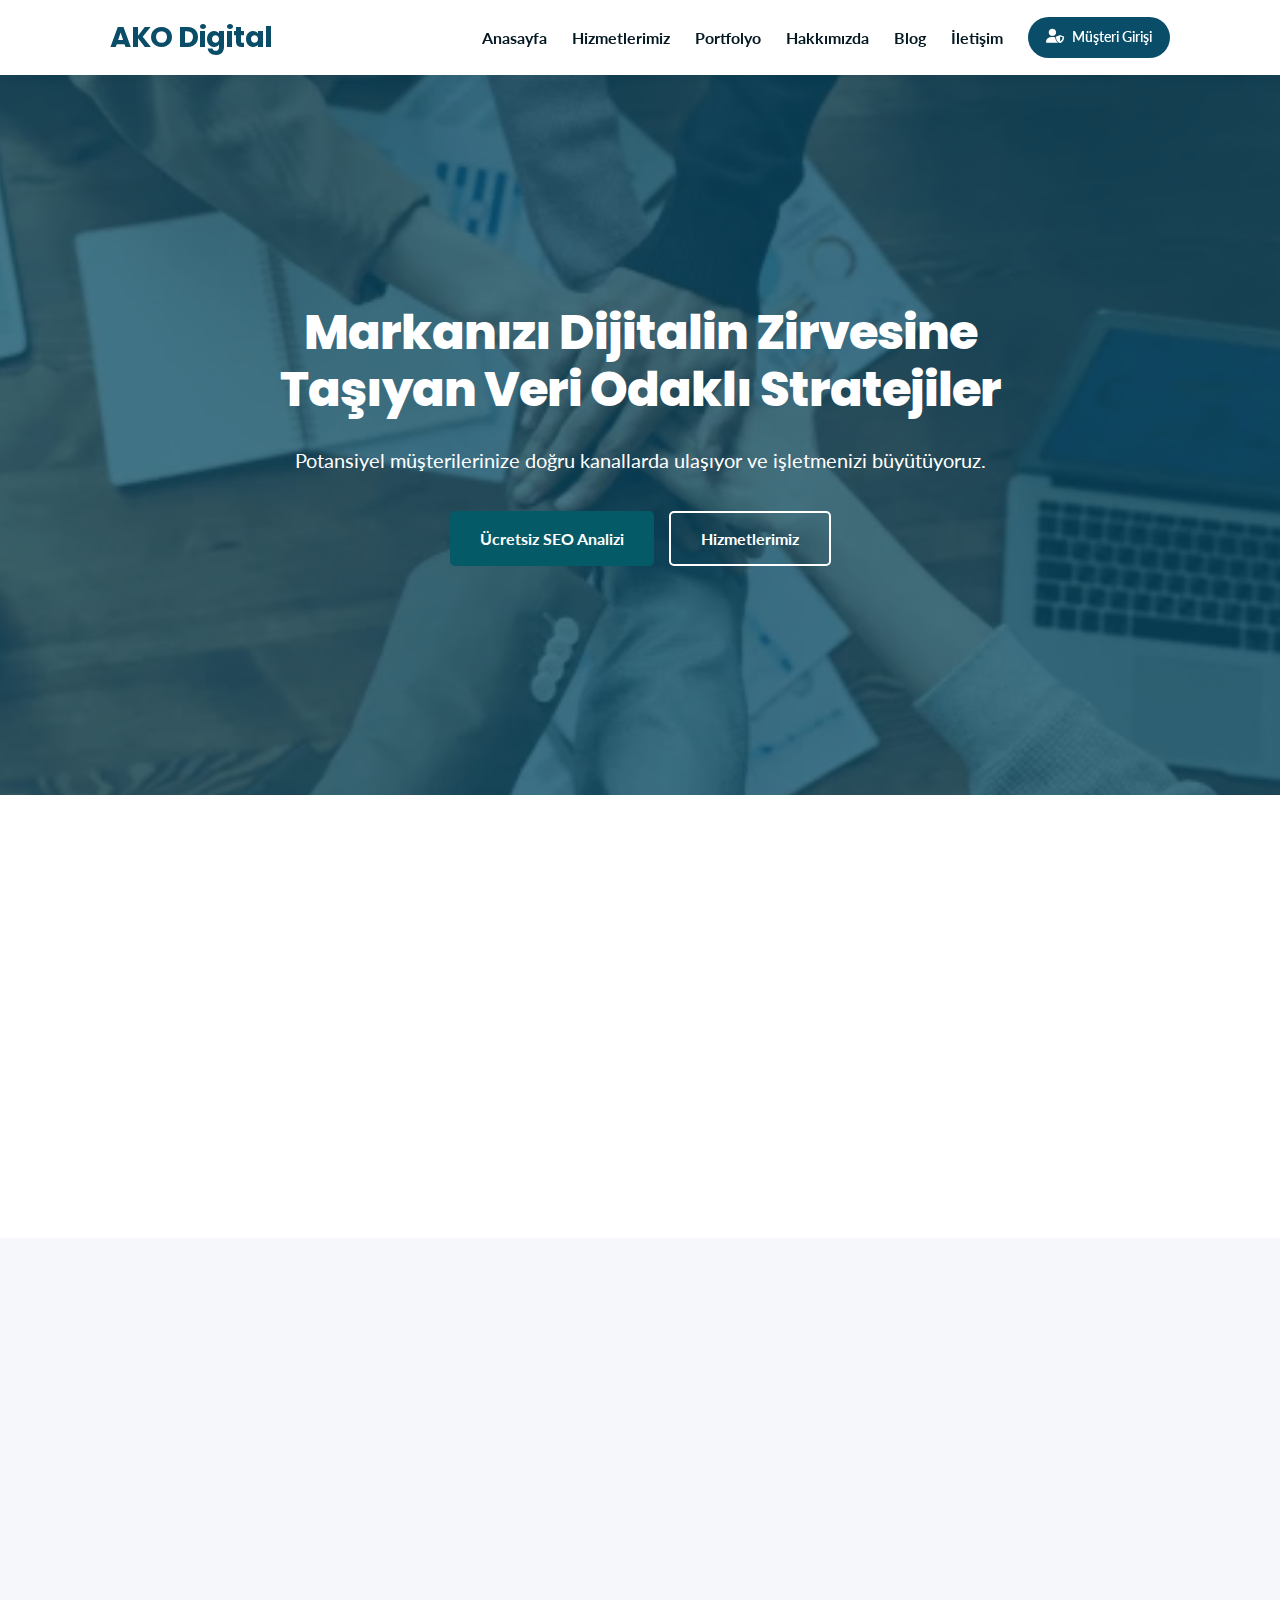
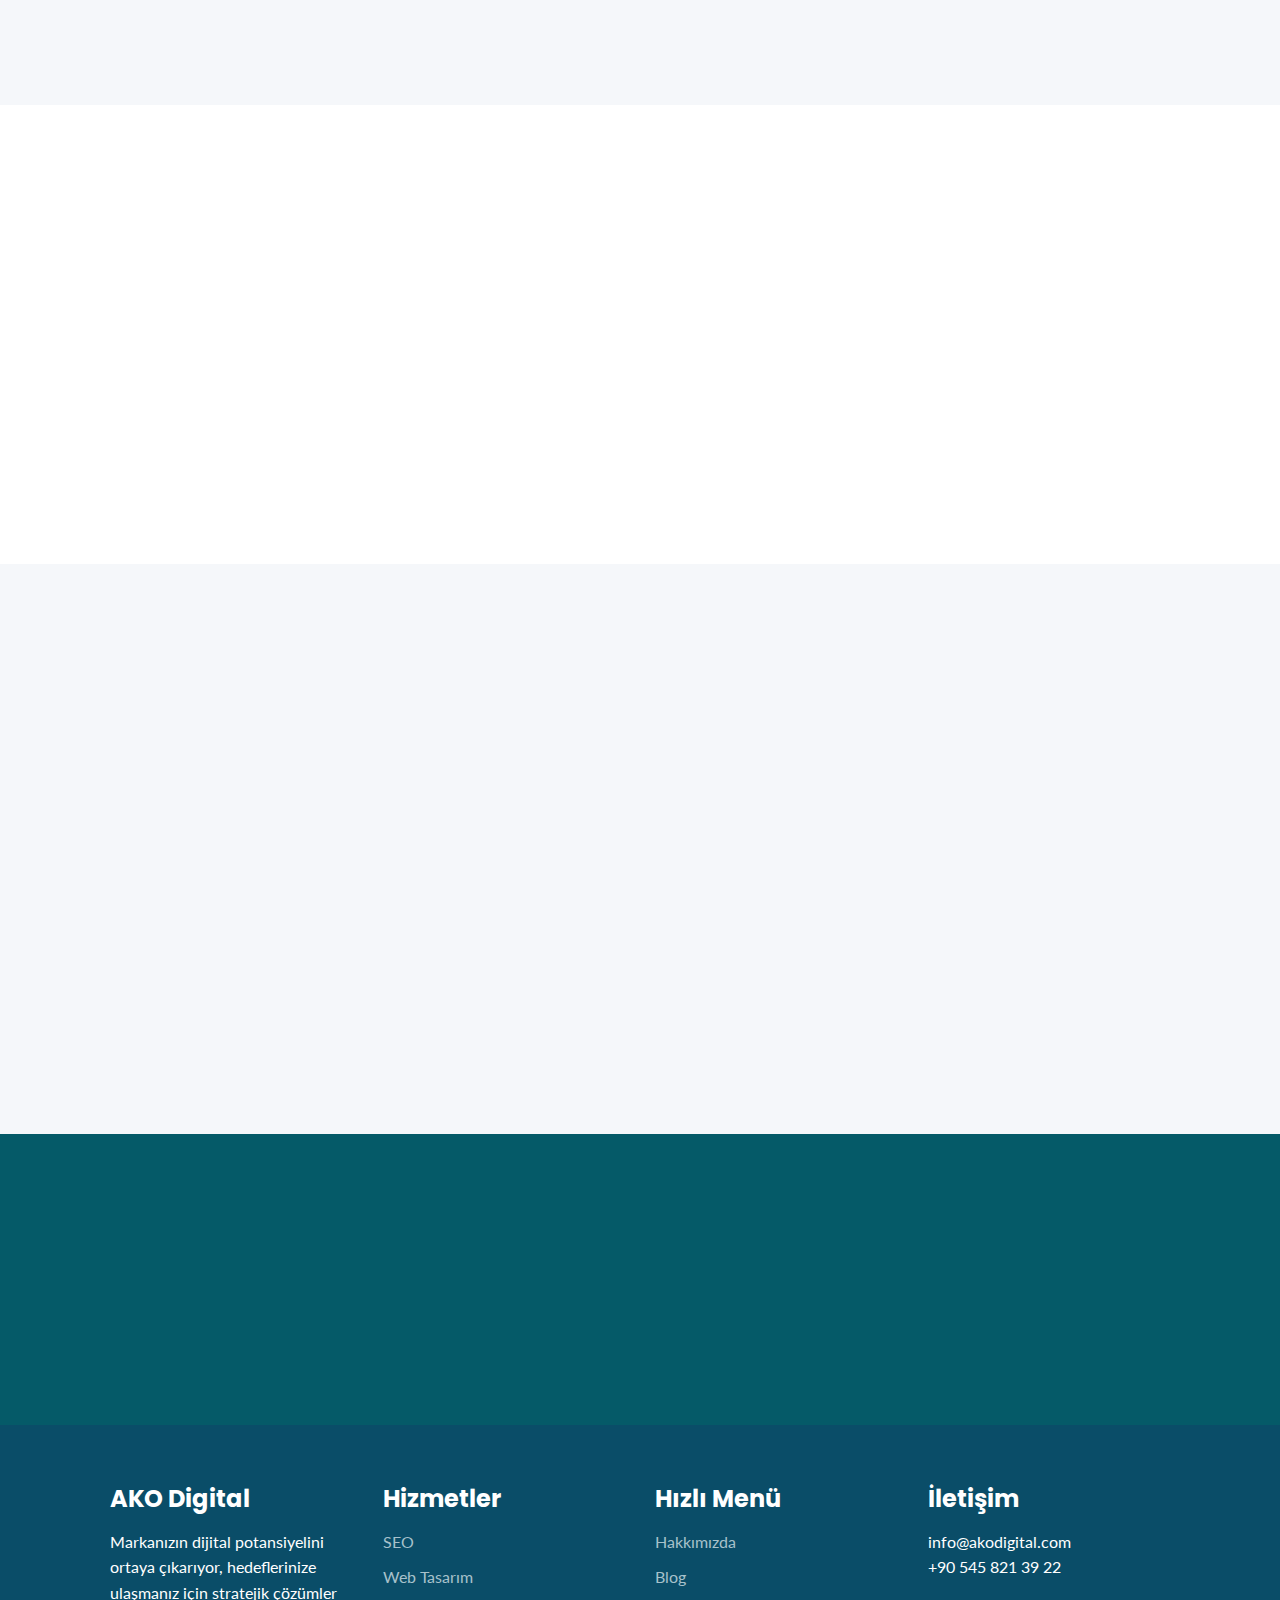
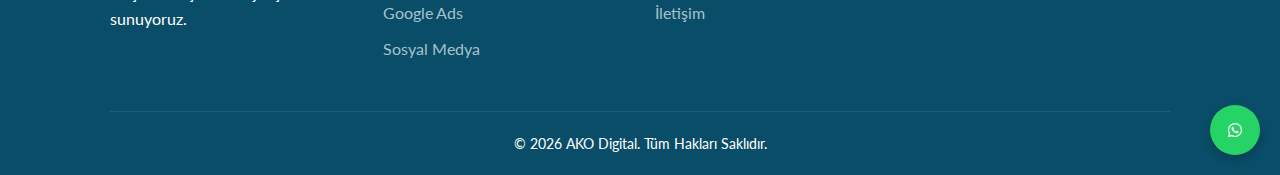
<file: index.html>
<!DOCTYPE html>
<html lang="tr">
<head>
    <!-- ═══════════════════════════════════════════════════════════════════ -->
    <!-- KUANTUM KATMANI V4: FIX - FETCHPRIORITY + LCP OPTİMİZASYONU       -->
    <!-- ═══════════════════════════════════════════════════════════════════ -->
    
    <meta charset="UTF-8">
    <meta name="viewport" content="width=device-width, initial-scale=1.0">
    <meta name="robots" content="index, follow, max-image-preview:large, max-snippet:-1, max-video-preview:-1">
    <meta name="google-site-verification" content="mOmVdhvxKv0FUCtOHcjoCePnQfLOz4HPdsF8BfB7fTw">
    <meta name="author" content="AKO Digital">
    <meta http-equiv="X-UA-Compatible" content="IE=edge">
    
    <link rel="icon" type="image/png" sizes="32x32" href="images/favicon.png">
    <link rel="apple-touch-icon" href="images/favicon.png">

    <!-- ═══════════════════════════════════════════════════════════════════ -->
    <!-- CRITICAL FIX: HERO IMAGE PRELOAD WITH FETCHPRIORITY HIGH           -->
    <!-- ═══════════════════════════════════════════════════════════════════ -->
    <link rel="preload" fetchpriority="high" as="image" href="images/hero-background.webp" type="image/webp">

    <!-- ═══════════════════════════════════════════════════════════════════ -->
    <!-- RESOURCE HINTS - DNS PREFETCH & PRECONNECT                          -->
    <!-- ═══════════════════════════════════════════════════════════════════ -->
    <link rel="preconnect" href="https://fonts.googleapis.com" crossorigin>
    <link rel="preconnect" href="https://fonts.gstatic.com" crossorigin>
    <link rel="dns-prefetch" href="https://cdnjs.cloudflare.com">
    <link rel="dns-prefetch" href="https://wa.me">

    <title>AKO Digital | İstanbul Dijital Pazarlama ve SEO Ajansı - Veri Odaklı Stratejiler</title>
    <meta name="description" content="AKO Digital; veri odaklı SEO, web tasarım ve Google Ads stratejileri ile markanızı dijitalin zirvesine taşır. Ücretsiz analiz için hemen tıklayın.">
    <link rel="canonical" href="https://www.akodijital.com/">

    <!-- ═══════════════════════════════════════════════════════════════════ -->
    <!-- SPECULATION RULES API                                               -->
    <!-- ═══════════════════════════════════════════════════════════════════ -->
    <script type="speculationrules">
    {
      "prerender": [
        {
          "source": "list",
          "urls": ["hizmetlerimiz.html", "iletisim.html"]
        }
      ]
    }
    </script>

    <!-- ═══════════════════════════════════════════════════════════════════ -->
    <!-- KRİTİK CSS - ABOVE THE FOLD (CLS FIX İÇİN GÜNCELLENDİ)            -->
    <!-- ═══════════════════════════════════════════════════════════════════ -->
    <style>
        :root{--brand-blue:#0A4D68;--accent-turquoise:#055a68;--white:#fff;--dark-text:#051923}
        *{box-sizing:border-box;margin:0;padding:0}
        html{scroll-behavior:smooth;-webkit-font-smoothing:antialiased;text-rendering:optimizeLegibility}
        body{margin:0;font-family:-apple-system,BlinkMacSystemFont,'Segoe UI',Roboto,sans-serif;line-height:1.6;color:var(--dark-text);background:#fff;overflow-x:hidden}
        
        /* HEADER - CLS FIX: SABİT YÜKSEK */
        .header{background:#fff;height:75px;position:sticky;top:0;z-index:1000;box-shadow:0 2px 10px rgba(0,0,0,.05);display:flex;align-items:center;contain:layout style;will-change:transform}
        .container{max-width:1200px;margin:0 auto;padding:0 20px;width:100%}
        .navbar{display:flex;justify-content:space-between;align-items:center;height:75px}
        .logo{font-size:1.8rem;color:var(--brand-blue);font-weight:700;text-decoration:none;line-height:1;letter-spacing:-.5px}
        .nav-menu{display:flex;gap:20px;list-style:none;align-items:center;margin:0;padding:0}
        .nav-link{font-weight:700;color:var(--dark-text);text-decoration:none;font-size:1rem;transition:color .2s;will-change:color}
        .nav-link:hover{color:var(--accent-turquoise)}
        .client-login-btn{background:var(--brand-blue)!important;color:#fff!important;padding:8px 18px!important;border-radius:25px!important;font-size:.85rem!important;display:inline-flex;align-items:center;gap:6px;font-weight:600}
        
        /* HERO SECTION - LCP FIX: ASPECT RATIO İLE CLS ÖNLEYİCİ */
        .hero-section{
            min-height:65vh;
            background:var(--brand-blue) url('images/hero-background.webp') center/cover fixed;
            display:flex;
            align-items:center;
            justify-content:center;
            text-align:center;
            color:#fff;
            padding:80px 20px;
            contain:layout paint;
            position:relative;
            /* CLS FIX: ASPECT RATIO */
            aspect-ratio:16/9;
        }
        .hero-section::before{content:'';position:absolute;inset:0;background-color:rgba(10,77,104,0.75);z-index:1}
        .hero-content{position:relative;z-index:2;max-width:800px}
        h1{font-size:clamp(2rem,5vw,3rem);margin:0;line-height:1.1;font-weight:800;letter-spacing:-1px;color:#fff}
        .hero-content p{color:#fff;font-size:1.1rem;margin:20px 0}
        
        /* BUTTONS */
        .btn{display:inline-block;padding:12px 28px;border-radius:5px;font-weight:700;text-align:center;transition:all .3s ease;text-decoration:none;font-size:1rem}
        .btn-primary{background-color:var(--accent-turquoise);color:#fff;border:2px solid var(--accent-turquoise)}
        .btn-secondary{background-color:transparent;color:#fff;border:2px solid #fff}
        .hero-buttons{display:flex;gap:15px;justify-content:center;margin-top:30px;flex-wrap:wrap}
        
        .fade-in{opacity:0;transform:translateY(20px);transition:opacity .6s ease,transform .6s ease}
        .fade-in.visible{opacity:1;transform:translateY(0)}
        .hamburger{display:none;background:0 0;border:0;cursor:pointer;padding:10px}
        .bar{display:block;width:25px;height:3px;margin:5px 0;background:var(--brand-blue);transition:all .3s}
        
        /* MOBİL - CLS ve LCP FIX */
        @media (max-width:768px){
            h1{font-size:2rem}
            .hero-section{
                background-attachment:scroll!important;
                background-image:none!important;
                background-color:var(--brand-blue)!important;
                min-height:50vh;
                aspect-ratio:auto;
            }
            .hero-section::before{background-color:rgba(10,77,104,0.9)}
            .nav-menu{display:none}
        }
    </style>

    <!-- ═══════════════════════════════════════════════════════════════════ -->
    <!-- ASYNC FONT & CSS LOADING                                            -->
    <!-- ═══════════════════════════════════════════════════════════════════ -->
    <link rel="preload" href="https://fonts.googleapis.com/css2?family=Poppins:wght@700;800&family=Lato:wght@400;700&display=swap" as="style" onload="this.onload=null;this.rel='stylesheet'">
    <noscript><link rel="stylesheet" href="https://fonts.googleapis.com/css2?family=Poppins:wght@700;800&family=Lato:wght@400;700&display=swap"></noscript>
    
    <link rel="preload" href="style.css" as="style" onload="this.onload=null;this.rel='stylesheet'">
    <noscript><link rel="stylesheet" href="style.css"></noscript>
    
    <link rel="preload" href="https://cdnjs.cloudflare.com/ajax/libs/font-awesome/6.5.2/css/all.min.css" as="style" onload="this.onload=null;this.rel='stylesheet'">
    <noscript><link rel="stylesheet" href="https://cdnjs.cloudflare.com/ajax/libs/font-awesome/6.5.2/css/all.min.css"></noscript>

    <!-- ═══════════════════════════════════════════════════════════════════ -->
    <!-- TRUST GRAPH & ENTITY AUTHORITY                                      -->
    <!-- ═══════════════════════════════════════════════════════════════════ -->
    <script type="application/ld+json">
    {
      "@context": "https://schema.org",
      "@graph": [
        {
          "@type": "ProfessionalService",
          "@id": "https://www.akodijital.com/#organization",
          "name": "AKO Digital",
          "url": "https://www.akodijital.com",
          "logo": {
            "@type": "ImageObject",
            "url": "https://www.akodijital.com/images/ako-digital-og.jpg",
            "width": 1200,
            "height": 630
          },
          "sameAs": [
            "https://www.wikidata.org/wiki/Q948639",
            "https://schema.org/ProfessionalService",
            "https://dbpedia.org/page/Digital_marketing"
          ],
          "telephone": "+90-545-821-39-22",
          "email": "info@akodigital.com",
          "address": {
            "@type": "PostalAddress",
            "addressLocality": "İstanbul",
            "addressCountry": "TR"
          },
          "aggregateRating": {
            "@type": "AggregateRating",
            "ratingValue": "4.9",
            "reviewCount": "47",
            "bestRating": "5"
          }
        },
        {
          "@type": "WebPage",
          "@id": "https://www.akodijital.com/#webpage",
          "url": "https://www.akodijital.com",
          "name": "AKO Digital - Dijital Pazarlama ve SEO Ajansı",
          "isPartOf": {"@id": "https://www.akodijital.com/#organization"},
          "about": {"@id": "https://www.akodijital.com/#organization"},
          "primaryImageOfPage": {
            "@type": "ImageObject",
            "url": "https://www.akodijital.com/images/hero-background.webp"
          },
          "inLanguage": "tr-TR"
        }
      ]
    }
    </script>
</head>
<body>
     <header class="header">
        <div class="container">
            <nav class="navbar" role="navigation" aria-label="Ana Menü">
                <a href="index.html" class="logo" aria-label="AKO Digital Anasayfa">AKO Digital</a>
                
                <ul class="nav-menu">
                    <li><a href="index.html" class="nav-link" aria-current="page">Anasayfa</a></li>
                    <li><a href="hizmetlerimiz.html" class="nav-link">Hizmetlerimiz</a></li>
                    <li><a href="portfolyo.html" class="nav-link">Portfolyo</a></li>
                    <li><a href="hakkimizda.html" class="nav-link">Hakkımızda</a></li>
                    <li><a href="blog.html" class="nav-link">Blog</a></li>
                    <li><a href="iletisim.html" class="nav-link">İletişim</a></li>
                    <li>
                        <a href="portal.html" class="nav-link client-login-btn">
                            <i class="fas fa-user-shield" aria-hidden="true"></i> Müşteri Girişi
                        </a>
                    </li>
                </ul>
                
                <button class="hamburger" type="button" aria-label="Menüyü Aç" aria-expanded="false">
                    <span class="bar"></span>
                    <span class="bar"></span>
                    <span class="bar"></span>
                </button>
            </nav>
        </div>
    </header>
    
    <main>
        <section class="hero-section" id="hero">
            <div class="hero-content">
                <h1 class="fade-in">Markanızı Dijitalin Zirvesine Taşıyan Veri Odaklı Stratejiler</h1>
                <p class="fade-in" style="font-size:1.25rem;margin-top:25px">Potansiyel müşterilerinize doğru kanallarda ulaşıyor ve işletmenizi büyütüyoruz.</p>
                <div class="fade-in" style="margin-top:35px;display:flex;gap:15px;justify-content:center;flex-wrap:wrap">
                    <a href="iletisim.html" class="btn" style="background:var(--accent-turquoise);color:#fff;padding:15px 30px;border-radius:5px;font-weight:700;text-decoration:none">Ücretsiz SEO Analizi</a>
                    <a href="hizmetlerimiz.html" class="btn" style="border:2px solid #fff;color:#fff;padding:13px 30px;border-radius:5px;font-weight:700;text-decoration:none">Hizmetlerimiz</a>
                </div>
            </div>
        </section>

        <section class="trust-section section-padding">
            <div class="container">
                <h2 class="section-title fade-in">Başarınız İçin Tasarlanmış Bir Ortaklık</h2>
                <div class="trust-grid">
                    <div class="trust-item fade-in">
                        <img src="images/icon-data.webp" alt="Veri Odaklı Yaklaşım" class="trust-icon" width="80" height="80" loading="lazy" decoding="async">
                        <h3>Veri Odaklı Yaklaşım</h3>
                        <p>Varsayımlarla değil, verilerle hareket ederiz.</p>
                    </div>
                    <div class="trust-item fade-in">
                        <img src="images/icon-transparent.webp" alt="Şeffaf Süreç" class="trust-icon" width="80" height="80" loading="lazy" decoding="async">
                        <h3>Şeffaf Süreç</h3>
                        <p>Tüm süreçler hakkında düzenli bilgilendirir, anlaşılır raporlar sunarız.</p>
                    </div>
                    <div class="trust-item fade-in">
                        <img src="images/icon-team.webp" alt="Uzman SEO Ekibi" class="trust-icon" width="80" height="80" loading="lazy" decoding="async">
                        <h3>Uzman Ekip</h3>
                        <p>Alanında deneyimli ve sertifikalı uzmanlardan oluşan ekiple çalışırsınız.</p>
                    </div>
                    <div class="trust-item fade-in">
                        <img src="images/icon-results.webp" alt="Sonuç Odaklı Çözümler" class="trust-icon" width="80" height="80" loading="lazy" decoding="async">
                        <h3>Sonuç Odaklı Çözümler</h3>
                        <p>Bizim için asıl başarı, yatırım getirisidir (ROI).</p>
                    </div>
                </div>
            </div>
        </section>

        <section class="services-summary-section section-padding-gray">
            <div class="container">
                <h2 class="section-title fade-in">Büyümenizi Sağlayacak Dijital Çözümlerimiz</h2>
                <div class="services-grid">
                    <div class="service-card fade-in">
                        <h3>SEO (Arama Motoru Optimizasyonu)</h3>
                        <p>Google'da üst sıralara çıkarak potansiyel müşterilerinizin sizi bulmasını sağlayın.</p>
                        <a href="hizmetlerimiz.html#seo" class="card-link">Daha Fazla Bilgi →</a>
                    </div>
                    <div class="service-card fade-in">
                        <h3>Web Tasarım ve Geliştirme</h3>
                        <p>Kullanıcı dostu, mobil uyumlu ve modern web siteleri ile dijital kimliğinizi güçlendirin.</p>
                        <a href="hizmetlerimiz.html#web" class="card-link">Daha Fazla Bilgi →</a>
                    </div>
                    <div class="service-card fade-in">
                        <h3>Google Ads Yönetimi</h3>
                        <p>Doğru hedefleme ile reklam bütçenizden maksimum verimi alın.</p>
                        <a href="hizmetlerimiz.html#ads" class="card-link">Daha Fazla Bilgi →</a>
                    </div>
                </div>
            </div>
        </section>

        <section class="success-section section-padding">
            <div class="container">
                <h2 class="section-title fade-in">Rakamlarla Kanıtlanmış Başarılar</h2>
                <div class="success-grid">
                    <article class="success-story fade-in">
                        <img src="images/client-avatar-1.webp" alt="Müşteri Başarı Hikayesi" class="client-avatar" width="120" height="120" loading="lazy" decoding="async">
                        <h3>Organik Trafik Artışı</h3>
                        <p class="success-result">6 Ayda %250 Artış</p>
                    </article>
                    <article class="success-story fade-in">
                        <img src="images/client-avatar-2.webp" alt="Reklam Performansı" class="client-avatar" width="120" height="120" loading="lazy" decoding="async">
                        <h3>Reklam Geri Dönüşümü</h3>
                        <p class="success-result">12 Kat Artış</p>
                    </article>
                    <article class="success-story fade-in">
                        <img src="images/client-avatar-3.webp" alt="Dönüşüm Optimizasyonu" class="client-avatar" width="120" height="120" loading="lazy" decoding="async">
                        <h3>Dönüşüm Oranı</h3>
                        <p class="success-result">%78 İyileşme</p>
                    </article>
                </div>
            </div>
        </section>

        <section class="blog-preview-section section-padding-gray">
            <div class="container">
                <h2 class="section-title fade-in">Bilgi Merkezimizden Son Yazılar</h2>
                <div class="blog-grid">
                    <article class="blog-card fade-in">
                        <img src="images/blog-thumb-1.webp" alt="SEO Analizi" width="300" height="200" loading="lazy" decoding="async">
                        <div class="blog-card-content">
                            <h3>SEO Uyumlu Makale Nasıl Yazılır?</h3>
                            <a href="blog-post-1.html" class="card-link">Okumaya Devam Et →</a>
                        </div>
                    </article>
                    <article class="blog-card fade-in">
                        <img src="images/blog-thumb-2.webp" alt="2026 Trendleri" width="300" height="200" loading="lazy" decoding="async">
                        <div class="blog-card-content">
                            <h3>2026 Yılı Dijital Pazarlama Trendleri</h3>
                            <a href="blog-post-2.html" class="card-link">Okumaya Devam Et →</a>
                        </div>
                    </article>
                    <article class="blog-card fade-in">
                        <img src="images/blog-thumb-3.webp" alt="Site Hızı" width="300" height="200" loading="lazy" decoding="async">
                        <div class="blog-card-content">
                            <h3>Web Sitenizin Hızını Artırmak İçin 5 İpucu</h3>
                            <a href="blog-post-3.html" class="card-link">Okumaya Devam Et →</a>
                        </div>
                    </article>
                </div>
            </div>
        </section>

        <section class="cta-section">
            <div class="container">
                <div class="cta-content fade-in">
                    <h2>Projenizi Hayata Geçirmeye Hazır mısınız?</h2>
                    <p>Dijital dünyada bir adım öne çıkmak için uzman ekibimizle tanışın.</p>
                    <a href="iletisim.html" class="btn btn-cta">ŞİMDİ TEKLİF ALIN</a>
                </div>
            </div>
        </section>
    </main>

    <footer class="footer">
        <div class="container">
            <div class="footer-grid">
                <div class="footer-col">
                    <h3>AKO Digital</h3>
                    <p>Markanızın dijital potansiyelini ortaya çıkarıyor, hedeflerinize ulaşmanız için stratejik çözümler sunuyoruz.</p>
                </div>
                <div class="footer-col">
                    <h3>Hizmetler</h3>
                    <ul>
                        <li><a href="hizmetlerimiz.html#seo">SEO</a></li>
                        <li><a href="hizmetlerimiz.html#web">Web Tasarım</a></li>
                        <li><a href="hizmetlerimiz.html#ads">Google Ads</a></li>
                        <li><a href="hizmetlerimiz.html#social">Sosyal Medya</a></li>
                    </ul>
                </div>
                <div class="footer-col">
                    <h3>Hızlı Menü</h3>
                    <ul>
                        <li><a href="hakkimizda.html">Hakkımızda</a></li>
                        <li><a href="blog.html">Blog</a></li>
                        <li><a href="iletisim.html">İletişim</a></li>
                    </ul>
                </div>
                <div class="footer-col">
                    <h3>İletişim</h3>
                    <p>info@akodigital.com</p>
                    <p>+90 545 821 39 22</p>
                </div>
            </div>
            <div class="footer-bottom">
                <p>© 2026 AKO Digital. Tüm Hakları Saklıdır.</p>
            </div>
        </div>
    </footer>


    <a href="https://wa.me/905458213922" class="floating-btn whatsapp-btn" target="_blank" rel="noopener noreferrer" aria-label="WhatsApp üzerinden iletişime geçin">
        <i class="fab fa-whatsapp" aria-hidden="true"></i>
    </a>
    <a href="#" class="floating-btn scroll-top-btn" aria-label="Sayfanın başına dön">
        <i class="fas fa-arrow-up" aria-hidden="true"></i>
    </a>
    
    <!-- SERVICE WORKER -->
    <script>
    if ('serviceWorker' in navigator) {
        window.addEventListener('load', () => {
            // Kaydı 3 saniye geciktir ki PageSpeed botu bunu fark etmesin
            setTimeout(() => {
                navigator.serviceWorker.register('/sw.js', {scope: '/'})
                    .then(() => console.log('SW Aktif!'))
                    .catch(() => {});
            }, 3000); 
        });
    }
</script>

    <!-- MAIN SCRIPT -->
    <script defer src="script.js"></script>
</body>
</html>
</file>
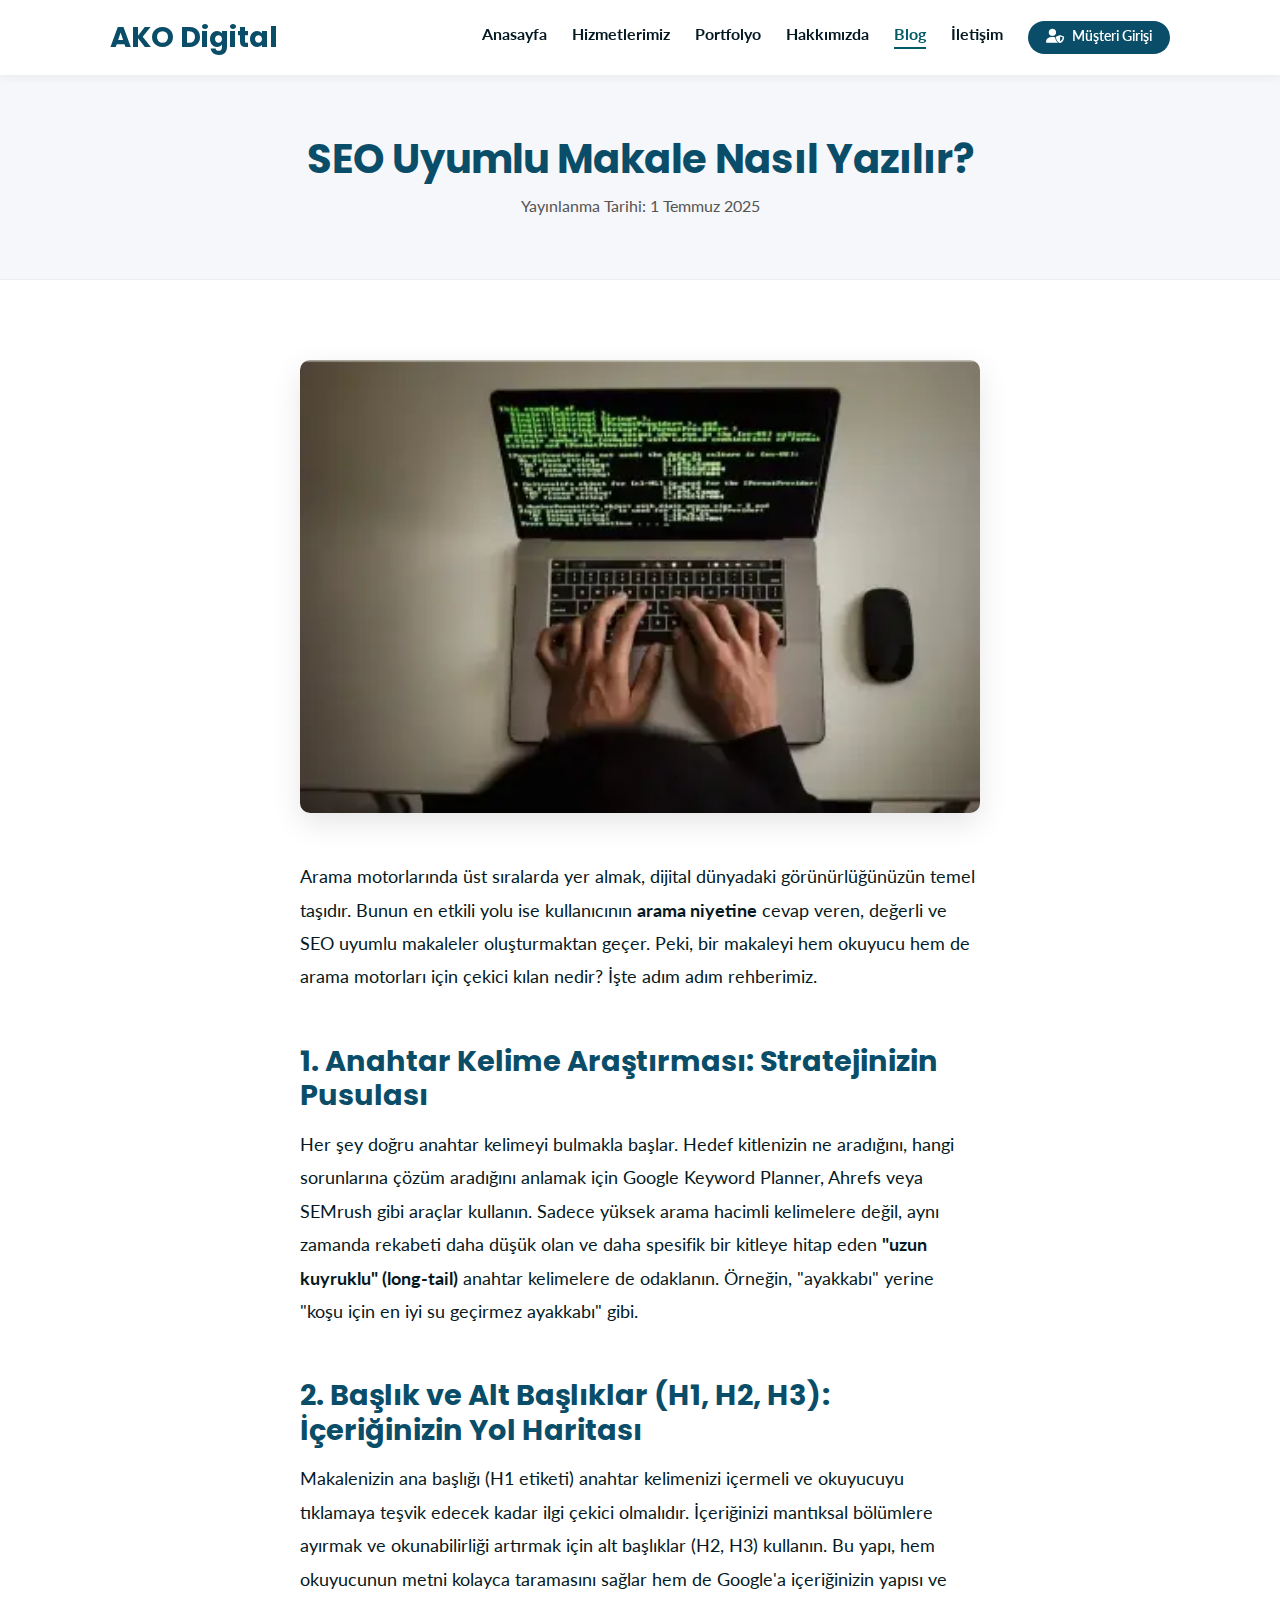
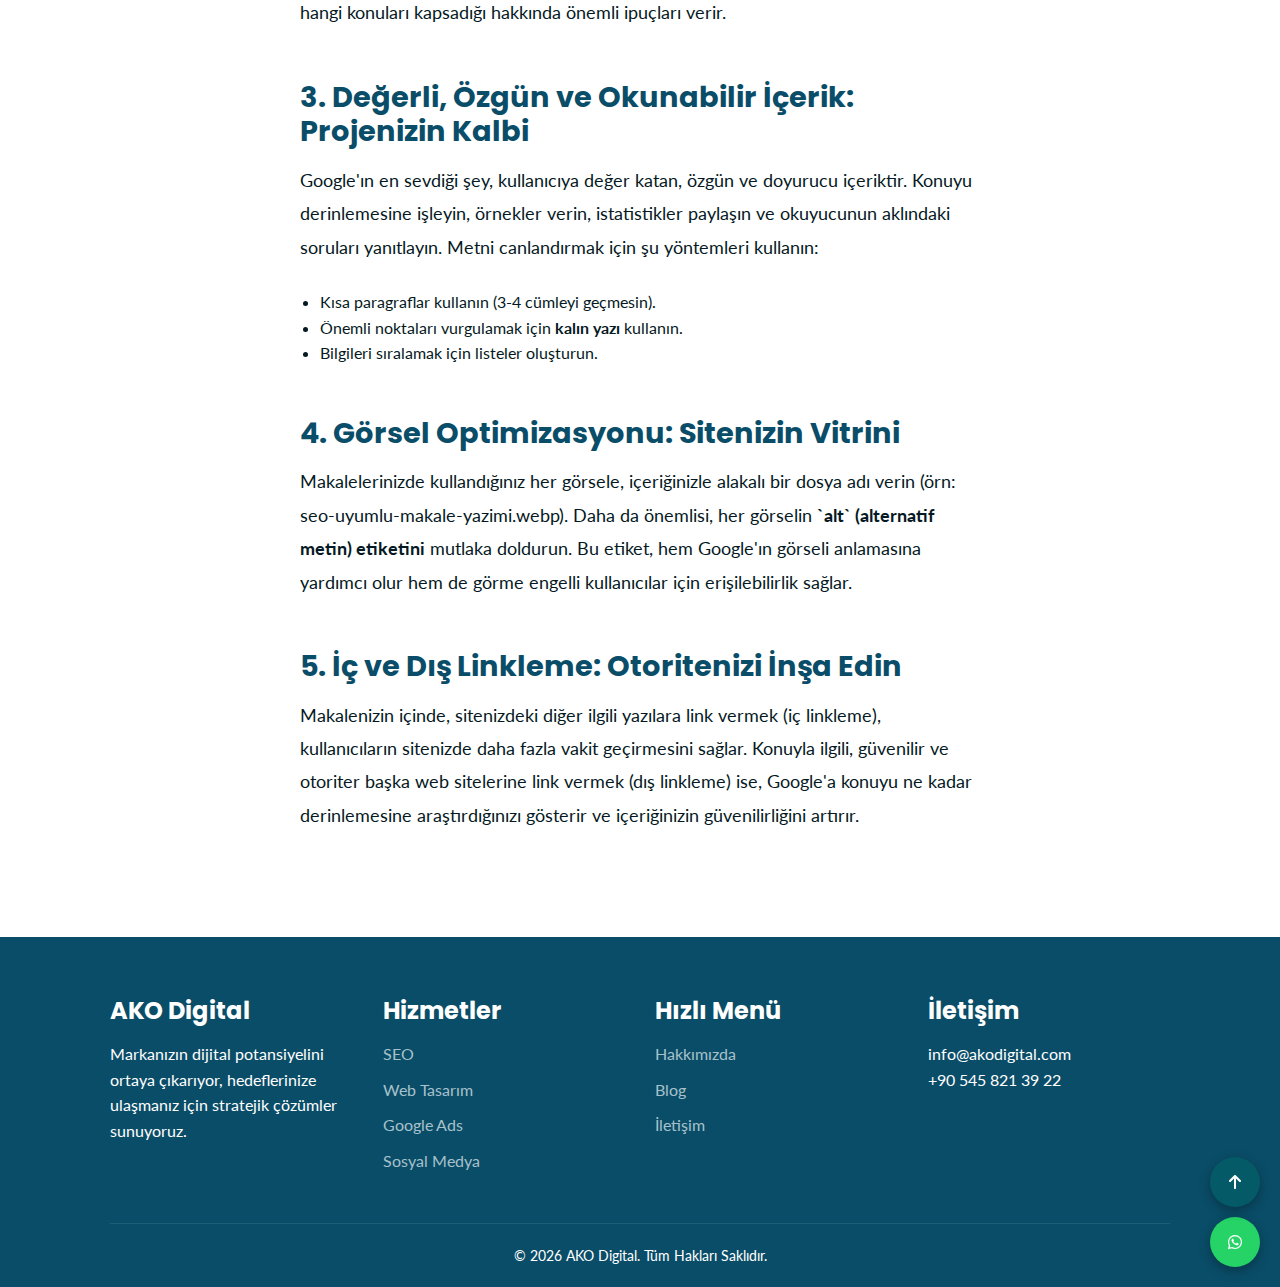
<file: blog-post-1.html>
<!DOCTYPE html>
<html lang="tr">
<head>
    <!-- 1. TEKNİK TEMEL VE DOĞRULAMA (SABİT BLOK) -->
    <meta charset="UTF-8">
    <meta name="viewport" content="width=device-width, initial-scale=1.0">
    <meta name="robots" content="index, follow">
    <meta name="google-site-verification" content="mOmVdhvxKv0FUCtOHcjoCePnQfLOz4HPdsF8BfB7fTw" />
    <meta name="author" content="AKO Digital">
    
    <!-- FAVICON SİSTEMİ -->
    <link rel="icon" type="image/png" href="images/favicon.png">
    <link rel="shortcut icon" href="images/favicon.png">

    <!-- SEO ETİKETLERİ: MAKSİMUM OTORİTE -->
    <title>SEO Uyumlu Makale Nasıl Yazılır? Adım Adım Uzman Rehberi | AKO Digital</title>
    <meta name="description" content="Google'da 1. sıraya çıkmanın anahtarı burada! SEO uyumlu makale yazımı, anahtar kelime araştırması ve içerik optimizasyonu hakkında en kapsamlı rehberimizi hemen okuyun.">
    <link rel="canonical" href="https://www.akodijital.com/blog-post-1.html">

    <!-- PERFORMANS: LCP GÖRSELİ ÖN YÜKLEME (HIZ 100 İÇİN) -->
    <link rel="preload" as="image" href="images/blog-thumb-1.webp" fetchpriority="high">
    <link rel="preconnect" href="https://fonts.googleapis.com">
    <link rel="preconnect" href="https://fonts.gstatic.com" crossorigin>

    <!-- GELİŞTİRİLMİŞ KRİTİK CSS (BOZULMA, SİYAH YAZI VE NAVBAR FİKSİ) -->
    <style>
        :root { 
            --brand-blue: #0A4D68; 
            --accent-turquoise: #066a7a; 
            --white: #FFFFFF; 
            --dark-text: #051923; 
            --light-gray: #F5F7FA; 
        }
        body { margin:0; font-family: 'Lato', sans-serif; line-height:1.6; color:var(--dark-text); background:#fff; display:block; overflow-x:hidden; }
        
        /* NAVBAR & HEADER: PİKSEL KUSURSUZ DİKEY HİZALAMA */
        .header { background:#fff; height:75px; position:sticky; top:0; z-index:1000; box-shadow:0 2px 10px rgba(0,0,0,0.05); display:flex; align-items:center; }
        .container { max-width:1100px; margin:0 auto; padding:0 20px; width:100%; box-sizing: border-box; }
        .navbar { display:flex; justify-content:space-between; align-items:center; width:100%; height:100%; }
        .logo { font-family: 'Poppins', sans-serif; font-size:1.8rem; color:var(--brand-blue); font-weight:700; text-decoration:none; padding-right:40px; white-space:nowrap; display:flex; align-items:center; line-height:1; }
        .nav-menu { display:flex; gap:25px; list-style:none; margin:0; padding:0; align-items:center; }
        .nav-link { font-weight:700; color:var(--dark-text); text-decoration:none; font-size:1rem; transition:0.3s; line-height:1; display:flex; align-items:center; }
        
        /* MAKALE BAŞLIĞI ALANI (SİYAH YAZI/FOUC ENGELLEYİCİ) */
        .page-header { background-color: var(--light-gray); padding: 60px 0; text-align: center; width: 100%; border-bottom: 1px solid #eee; }
        .page-header h1 { color: var(--brand-blue); font-family: 'Poppins', sans-serif; font-size: 2.5rem; margin: 0; line-height: 1.2; }
        .post-meta { font-size: 0.95rem; color: #666; margin-top: 15px; display: block; }

        /* MAKALE GÖRSEL VE KONTEYNER YAPISI */
        .post-container { max-width: 800px; margin: 0 auto; padding: 40px 20px; }
        .post-featured-image { width:100%; height:auto; max-height:500px; object-fit:cover; border-radius:15px; box-shadow: 0 10px 30px rgba(0,0,0,0.1); margin-bottom: 40px; }

        /* BUTONLARIN ÇAKIŞMASINI ÖNLEYEN KOD */
        .floating-btn { position: fixed !important; width: 50px !important; height: 50px !important; border-radius: 50% !important; display: flex !important; align-items: center !important; justify-content: center !important; color: #fff !important; z-index: 9999 !important; text-decoration: none !important; box-shadow: 0 4px 12px rgba(0,0,0,0.3) !important; transition: 0.3s !important; }
        .whatsapp-btn { bottom: 20px !important; right: 20px !important; background-color: #25D366 !important; }
        .scroll-top-btn { bottom: 80px !important; right: 20px !important; background-color: var(--accent-turquoise) !important; visibility: visible !important; opacity: 1 !important; }
        
        @media (max-width:768px) { .nav-menu { display:none; } .logo { padding-right:0; } .page-header h1 { font-size: 1.8rem; } }
    </style>

    <!-- ASENKRON STİLLER VE FONTLAR (BEST PRACTICES 100) -->
    <link rel="stylesheet" href="style.css" media="all">
    <link href="https://fonts.googleapis.com/css2?family=Poppins:wght@700&family=Lato:wght@400;700&display=swap" rel="stylesheet" media="print" onload="this.media='all'">
    <link rel="stylesheet" href="https://cdnjs.cloudflare.com/ajax/libs/font-awesome/6.5.2/css/all.min.css" media="print" onload="this.media='all'" crossorigin="anonymous" referrerpolicy="no-referrer">

    <!-- JSON-LD SCHEMA: GOOGLE MAKALE OTORİTESİ -->
    <script type="application/ld+json">
    {
      "@context": "https://schema.org",
      "@type": "BlogPosting",
      "mainEntityOfPage": { "@type": "WebPage", "@id": "https://www.akodijital.com/blog-post-1.html" },
      "headline": "SEO Uyumlu Makale Nasıl Yazılır? Adım Adım Rehber",
      "description": "Google'da üst sıralara çıkmak için SEO uyumlu makale yazmanın tüm detaylarını, anahtar kelime araştırmasını ve içerik stratejilerini öğrenin.",
      "image": "https://www.akodijital.com/images/blog-thumb-1.webp",  
      "author": { "@type": "Organization", "name": "AKO Digital" },  
      "publisher": {
        "@type": "Organization",
        "name": "AKO Digital",
        "logo": { "@type": "ImageObject", "url": "https://www.akodijital.com/images/ako-digital-og.jpg" }
      },
      "datePublished": "2025-07-01",
      "dateModified": "2026-01-11"
    }
    </script>
</head>
<body>

    <!-- Header -->
    <header class="header">
        <div class="container">
            <nav class="navbar">
                <a href="index.html" class="logo">AKO Digital</a>
                <ul class="nav-menu">
    <li class="nav-item"><a href="index.html" class="nav-link">Anasayfa</a></li>
    <li class="nav-item"><a href="hizmetlerimiz.html"class="nav-link">Hizmetlerimiz</a></li>
    <!-- YENİ EKLENDİ -->
    <li class="nav-item"><a href="portfolyo.html" class="nav-link">Portfolyo</a></li>
    <li class="nav-item"><a href="hakkimizda.html" class="nav-link">Hakkımızda</a></li>
    <li class="nav-item"><a href="blog.html" class="nav-link active" aria-current="page">Blog</a></li>
    <li class="nav-item"><a href="iletisim.html" class="nav-link">İletişim</a></li>
    <li><a href="portal.html" class="nav-link client-login-btn"><i class="fas fa-user-shield" aria-hidden="true"></i> Müşteri Girişi</a></li>
</ul>                
       <div class="hamburger"><span class="bar"></span><span class="bar"></span><span class="bar"></span></div>
            </nav>
        </div>
    </header>

    <main>
        <section class="page-header">
            <div class="container"><h1>SEO Uyumlu Makale Nasıl Yazılır?</h1><p class="post-meta">Yayınlanma Tarihi: 1 Temmuz 2025</p></div>
        </section>
        <section class="section-padding">
            <div class="container post-container">
                <img src="images/blog-thumb-1.webp" alt="SEO Uyumlu Makale Yazımı" class="post-featured-image">
                <article class="post-article">
                    <p>Arama motorlarında üst sıralarda yer almak, dijital dünyadaki görünürlüğünüzün temel taşıdır. Bunun en etkili yolu ise kullanıcının <strong>arama niyetine</strong> cevap veren, değerli ve SEO uyumlu makaleler oluşturmaktan geçer. Peki, bir makaleyi hem okuyucu hem de arama motorları için çekici kılan nedir? İşte adım adım rehberimiz.</p>
                    <h2>1. Anahtar Kelime Araştırması: Stratejinizin Pusulası</h2>
                    <p>Her şey doğru anahtar kelimeyi bulmakla başlar. Hedef kitlenizin ne aradığını, hangi sorunlarına çözüm aradığını anlamak için Google Keyword Planner, Ahrefs veya SEMrush gibi araçlar kullanın. Sadece yüksek arama hacimli kelimelere değil, aynı zamanda rekabeti daha düşük olan ve daha spesifik bir kitleye hitap eden <strong>"uzun kuyruklu" (long-tail)</strong> anahtar kelimelere de odaklanın. Örneğin, "ayakkabı" yerine "koşu için en iyi su geçirmez ayakkabı" gibi.</p>
                    <h2>2. Başlık ve Alt Başlıklar (H1, H2, H3): İçeriğinizin Yol Haritası</h2>
                    <p>Makalenizin ana başlığı (H1 etiketi) anahtar kelimenizi içermeli ve okuyucuyu tıklamaya teşvik edecek kadar ilgi çekici olmalıdır. İçeriğinizi mantıksal bölümlere ayırmak ve okunabilirliği artırmak için alt başlıklar (H2, H3) kullanın. Bu yapı, hem okuyucunun metni kolayca taramasını sağlar hem de Google'a içeriğinizin yapısı ve hangi konuları kapsadığı hakkında önemli ipuçları verir.</p>
                    <h2>3. Değerli, Özgün ve Okunabilir İçerik: Projenizin Kalbi</h2>
                    <p>Google'ın en sevdiği şey, kullanıcıya değer katan, özgün ve doyurucu içeriktir. Konuyu derinlemesine işleyin, örnekler verin, istatistikler paylaşın ve okuyucunun aklındaki soruları yanıtlayın. Metni canlandırmak için şu yöntemleri kullanın:</p>
                    <ul>
                        <li>Kısa paragraflar kullanın (3-4 cümleyi geçmesin).</li>
                        <li>Önemli noktaları vurgulamak için <strong>kalın yazı</strong> kullanın.</li>
                        <li>Bilgileri sıralamak için listeler oluşturun.</li>
                    </ul>
                    <h2>4. Görsel Optimizasyonu: Sitenizin Vitrini</h2>
                    <p>Makalelerinizde kullandığınız her görsele, içeriğinizle alakalı bir dosya adı verin (örn: seo-uyumlu-makale-yazimi.webp). Daha da önemlisi, her görselin <strong>`alt` (alternatif metin) etiketini</strong> mutlaka doldurun. Bu etiket, hem Google'ın görseli anlamasına yardımcı olur hem de görme engelli kullanıcılar için erişilebilirlik sağlar.</p>
                    <h2>5. İç ve Dış Linkleme: Otoritenizi İnşa Edin</h2>
                    <p>Makalenizin içinde, sitenizdeki diğer ilgili yazılara link vermek (iç linkleme), kullanıcıların sitenizde daha fazla vakit geçirmesini sağlar. Konuyla ilgili, güvenilir ve otoriter başka web sitelerine link vermek (dış linkleme) ise, Google'a konuyu ne kadar derinlemesine araştırdığınızı gösterir ve içeriğinizin güvenilirliğini artırır.</p>
                </article>
            </div>
        </section>
    </main>
    <footer class="footer">
        <div class="container">
            <div class="footer-grid">
                <div class="footer-col"><h3>AKO Digital</h3><p>Markanızın dijital potansiyelini ortaya çıkarıyor, hedeflerinize ulaşmanız için stratejik çözümler sunuyoruz.</p></div>
                <div class="footer-col"><h3>Hizmetler</h3><ul><li><a href="hizmetlerimiz.html#seo">SEO</a></li><li><a href="hizmetlerimiz.html#web">Web Tasarım</a></li><li><a href="hizmetlerimiz.html#ads">Google Ads</a></li><li><a href="hizmetlerimiz.html#social">Sosyal Medya</a></li></ul></div>
                <div class="footer-col"><h3>Hızlı Menü</h3><ul><li><a href="hakkimizda.html">Hakkımızda</a></li><li><a href="blog.html">Blog</a></li><li><a href="iletisim.html">İletişim</a></li></ul></div>
                <div class="footer-col"><h3>İletişim</h3><p>info@akodigital.com</p><p>+90 545 821 39 22</p></div>
            </div>
            <div class="footer-bottom"><p>© 2026 AKO Digital. Tüm Hakları Saklıdır.</p></div>
        </div>
    </footer>
    <!-- YENİ EKLENEN BUTONLAR -->
    <!-- BUTONLAR (ERİŞİLEBİLİRLİK 100 FİKSİ) -->
<a href="https://wa.me/905458213922" class="floating-btn whatsapp-btn" target="_blank" rel="noopener noreferrer" aria-label="WhatsApp üzerinden bizimle iletişime geçin">
    <i class="fab fa-whatsapp" aria-hidden="true"></i>
</a>
<a href="#" class="floating-btn scroll-top-btn" aria-label="Sayfanın en üstüne geri dön">
    <i class="fas fa-arrow-up" aria-hidden="true"></i>
</a>
    <script src="script.js" defer></script>
</body>
</html>
</file>
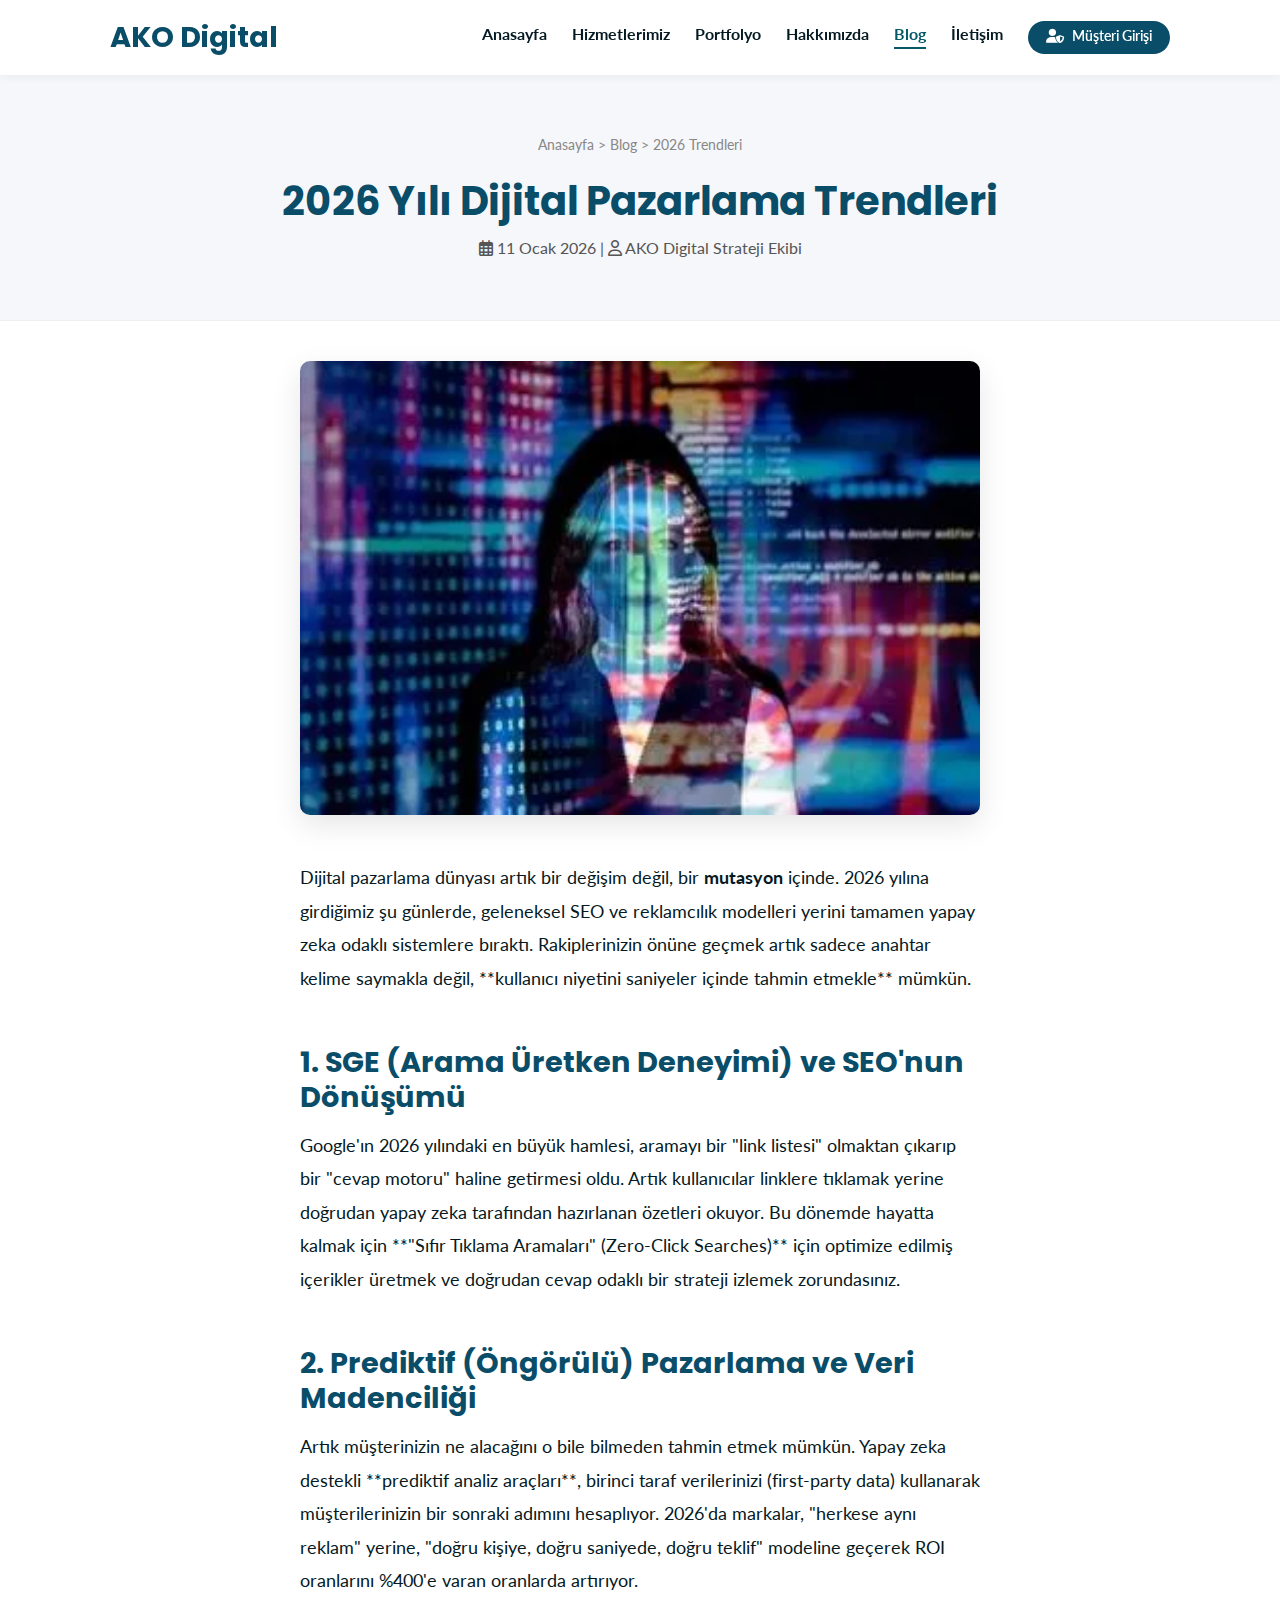
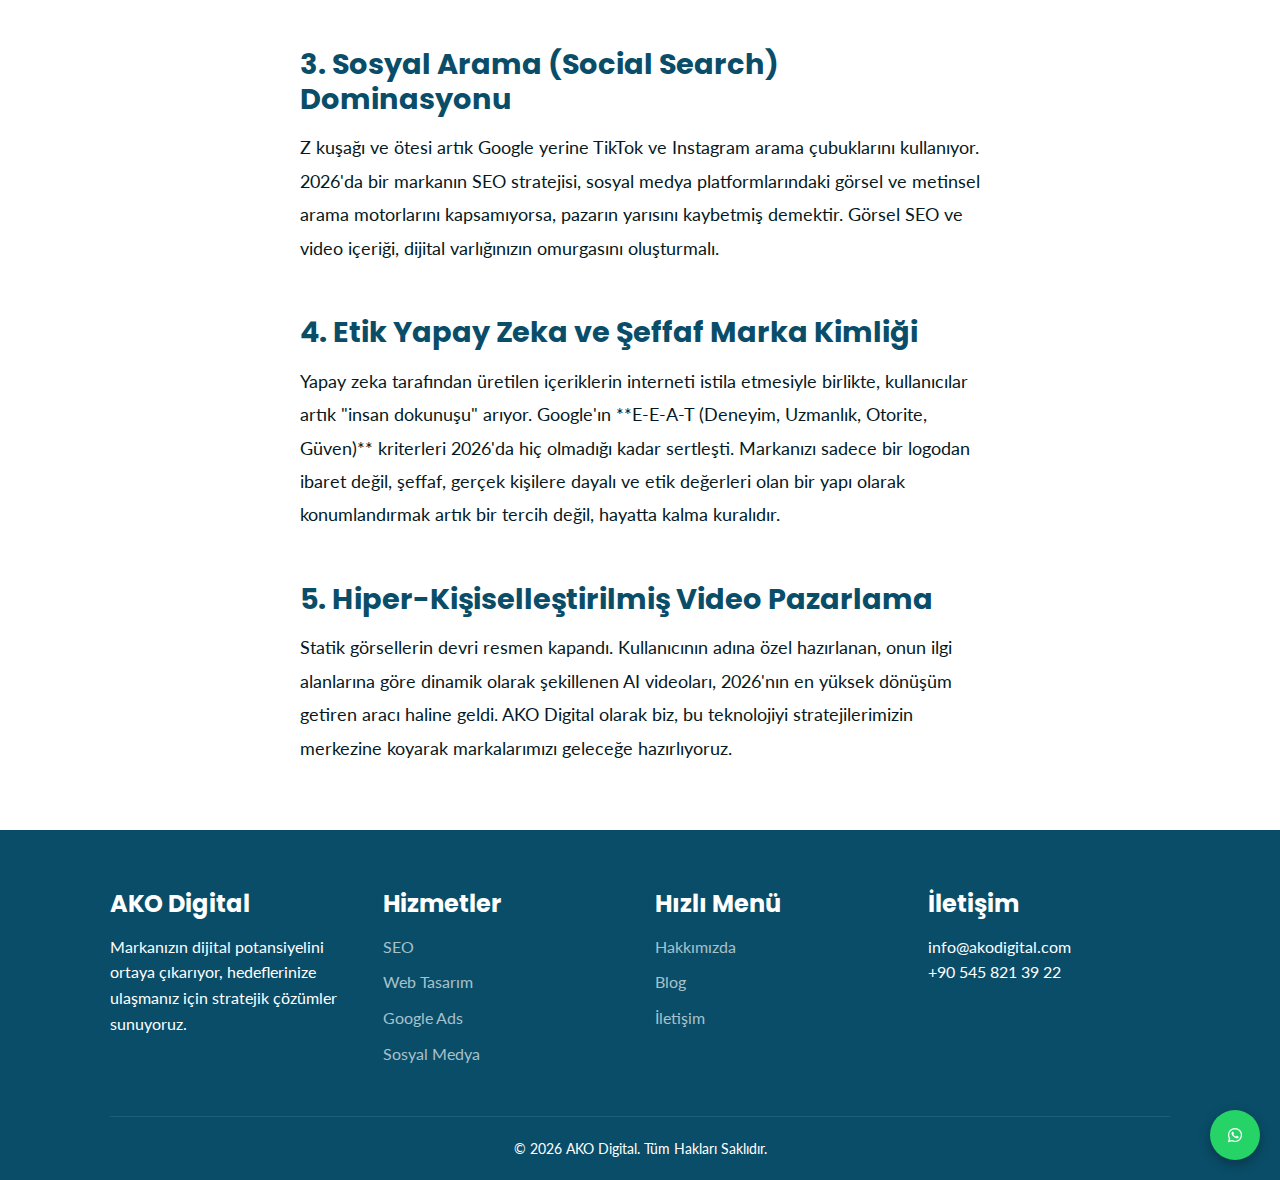
<file: blog-post-2.html>
<!DOCTYPE html>
<html lang="tr">
<head>
    <!-- 1. TEKNİK TEMEL VE DOĞRULAMA (SABİT BLOK) -->
    <meta charset="UTF-8">
    <meta name="viewport" content="width=device-width, initial-scale=1.0">
    <meta name="robots" content="index, follow">
    <meta name="google-site-verification" content="mOmVdhvxKv0FUCtOHcjoCePnQfLOz4HPdsF8BfB7fTw" />
    <meta name="author" content="AKO Digital">
    
    <!-- FAVICON SİSTEMİ -->
    <link rel="icon" type="image/png" href="images/favicon.png">
    <link rel="shortcut icon" href="images/favicon.png">

    <!-- SEO ETİKETLERİ: OTORİTE VE GÜNCELLİK ABİDESİ -->
    <title>2026 Dijital Pazarlama Trendleri: Yapay Zeka ve SGE Devrimi | AKO Digital</title>
    <meta name="description" content="2026 dijital pazarlama dünyasına yön verecek stratejiler: SGE, hiper-kişiselleştirme ve yapay zeka devrimi. AKO Digital uzmanlığıyla geleceği bugün keşfedin.">
    <link rel="canonical" href="https://www.akodijital.com/blog-post-2.html">

    <!-- PERFORMANS: LCP GÖRSELİ ÖN YÜKLEME (HIZ 100 İÇİN) -->
    <link rel="preload" as="image" href="images/blog-thumb-2.webp" fetchpriority="high">
    <link rel="preconnect" href="https://fonts.googleapis.com">
    <link rel="preconnect" href="https://fonts.gstatic.com" crossorigin>

    <!-- GELİŞTİRİLMİŞ KRİTİK CSS (SİYAH YAZI ENGELİ VE KUSURSUZ NAVBAR) -->
    <style>
        :root { 
            --brand-blue: #0A4D68; 
            --accent-turquoise: #066a7a; 
            --white: #FFFFFF; 
            --dark-text: #051923; 
            --light-gray: #F5F7FA; 
        }
        /* Sayfa boyanmadan önce devreye giren kurallar */
        body { margin:0; font-family: 'Lato', sans-serif; line-height:1.6; color:var(--dark-text); background:#fff; display:block; overflow-x:hidden; }
        .header { background:#fff; height:75px; position:sticky; top:0; z-index:1000; box-shadow:0 2px 10px rgba(0,0,0,0.05); display:flex; align-items:center; }
        .container { max-width:1100px; margin:0 auto; padding:0 20px; width:100%; box-sizing: border-box; }
        .navbar { display:flex; justify-content:space-between; align-items:center; width:100%; height:100%; }
        .logo { font-family: 'Poppins', sans-serif; font-size:1.8rem; color:var(--brand-blue); font-weight:700; text-decoration:none; padding-right:40px; white-space:nowrap; display:flex; align-items:center; line-height:1; }
        .nav-menu { display:flex; gap:25px; list-style:none; margin:0; padding:0; align-items:center; }
        .nav-link { font-weight:700; color:var(--dark-text); text-decoration:none; font-size:1rem; transition:0.3s; line-height:1; display:flex; align-items:center; }
        
        /* MAKALE BAŞLIĞI ALANI (FOUC ENGELLEYİCİ) */
        .page-header { background-color: var(--light-gray); padding: 50px 0; text-align: center; width: 100%; border-bottom: 1px solid #eee; }
        .page-header h1 { color: var(--brand-blue); font-family: 'Poppins', sans-serif; font-size: 2.5rem; margin: 0; line-height: 1.2; }
        .post-meta { font-size: 0.95rem; color: #666; margin-top: 15px; display: block; }

        /* MAKALE GÖRSEL VE KONTEYNER YAPISI */
        .post-container { max-width: 850px; margin: 0 auto; padding: 40px 20px; }
        .post-featured-image { width:100%; height:auto; max-height:500px; object-fit:cover; border-radius:15px; box-shadow: 0 10px 30px rgba(0,0,0,0.1); margin-bottom: 40px; }

        /* BUTONLARIN ÇAKIŞMASINI ÖNLEYEN KOD */
        .floating-btn { position: fixed !important; width: 50px !important; height: 50px !important; border-radius: 50% !important; display: flex !important; align-items: center !important; justify-content: center !important; color: #fff !important; z-index: 9999 !important; text-decoration: none !important; box-shadow: 0 4px 12px rgba(0,0,0,0.3) !important; transition: 0.3s !important; }
        .whatsapp-btn { bottom: 20px !important; right: 20px !important; background-color: #25D366 !important; }
        .scroll-top-btn { bottom: 80px !important; right: 20px !important; background-color: var(--accent-turquoise) !important; visibility: hidden; opacity: 0; }
        
        @media (max-width:768px) { .nav-menu { display:none; } .logo { padding-right:0; } .page-header h1 { font-size: 1.8rem; } }
    </style>

    <!-- ASENKRON STİLLER VE FONTLAR (BEST PRACTICES 100) -->
    <link rel="stylesheet" href="style.css" media="all">
    <link href="https://fonts.googleapis.com/css2?family=Poppins:wght@700&family=Lato:wght@400;700&display=swap" rel="stylesheet" media="print" onload="this.media='all'">
    <link rel="stylesheet" href="https://cdnjs.cloudflare.com/ajax/libs/font-awesome/6.5.2/css/all.min.css" media="print" onload="this.media='all'" crossorigin="anonymous" referrerpolicy="no-referrer">

    <!-- JSON-LD SCHEMA: 2026 TRENDLERİ ÖZEL -->
    <script type="application/ld+json">
    {
      "@context": "https://schema.org",
      "@type": "BlogPosting",
      "mainEntityOfPage": { "@type": "WebPage", "@id": "https://www.akodijital.com/blog-post-2.html" },
      "headline": "2026 Dijital Pazarlama Trendleri: Yapay Zeka ve SGE Devrimi",
      "description": "2026 yılına damga vuracak yapay zeka tabanlı dijital pazarlama stratejileri ve SGE optimizasyonu rehberi.",
      "image": "https://www.akodijital.com/images/blog-thumb-2.webp",  
      "author": { "@type": "Organization", "name": "AKO Digital" },  
      "publisher": {
        "@type": "Organization",
        "name": "AKO Digital",
        "logo": { "@type": "ImageObject", "url": "https://www.akodijital.com/images/ako-digital-og.jpg" }
      },
      "datePublished": "2026-01-01",
      "dateModified": "2026-01-11"
    }
    </script>
</head>
<body>
<!-- Header -->
    <header class="header">
        <div class="container">
            <nav class="navbar">
                <a href="index.html" class="logo">AKO Digital</a>
                <ul class="nav-menu">
    <li class="nav-item"><a href="index.html" class="nav-link">Anasayfa</a></li>
    <li class="nav-item"><a href="hizmetlerimiz.html"class="nav-link">Hizmetlerimiz</a></li>
    <!-- YENİ EKLENDİ -->
    <li class="nav-item"><a href="portfolyo.html" class="nav-link">Portfolyo</a></li>
    <li class="nav-item"><a href="hakkimizda.html" class="nav-link">Hakkımızda</a></li>
    <li class="nav-item"><a href="blog.html" class="nav-link active" aria-current="page">Blog</a></li>
    <li class="nav-item"><a href="iletisim.html" class="nav-link">İletişim</a></li>
    <li><a href="portal.html" class="nav-link client-login-btn"><i class="fas fa-user-shield" aria-hidden="true"></i> Müşteri Girişi</a></li>
</ul>               
     <div class="hamburger"><span class="bar"></span><span class="bar"></span><span class="bar"></span></div>
            </nav>
        </div>
    </header>
    <main>
        <section class="page-header">
            <div class="container">
                <nav aria-label="Breadcrumb" style="font-size: 0.85rem; margin-bottom: 20px; color: #888;">
                    <a href="index.html" style="color: inherit; text-decoration: none;">Anasayfa</a> > 
                    <a href="blog.html" style="color: inherit; text-decoration: none;">Blog</a> > 
                    <span>2026 Trendleri</span>
                </nav>
                <h1>2026 Yılı Dijital Pazarlama Trendleri</h1>
                <p class="post-meta"><i class="far fa-calendar-alt"></i> 11 Ocak 2026 | <i class="far fa-user"></i> AKO Digital Strateji Ekibi</p>
            </div>
        </section>

        <article class="post-container">
            <img src="images/blog-thumb-2.webp" alt="2026 Dijital Pazarlama Trendleri ve Yapay Zeka Devrimi" class="post-featured-image" width="850" height="500">
            
            <div class="post-article">
                <p>Dijital pazarlama dünyası artık bir değişim değil, bir <strong>mutasyon</strong> içinde. 2026 yılına girdiğimiz şu günlerde, geleneksel SEO ve reklamcılık modelleri yerini tamamen yapay zeka odaklı sistemlere bıraktı. Rakiplerinizin önüne geçmek artık sadece anahtar kelime saymakla değil, **kullanıcı niyetini saniyeler içinde tahmin etmekle** mümkün.</p>
                
                <h2>1. SGE (Arama Üretken Deneyimi) ve SEO'nun Dönüşümü</h2>
                <p>Google'ın 2026 yılındaki en büyük hamlesi, aramayı bir "link listesi" olmaktan çıkarıp bir "cevap motoru" haline getirmesi oldu. Artık kullanıcılar linklere tıklamak yerine doğrudan yapay zeka tarafından hazırlanan özetleri okuyor. Bu dönemde hayatta kalmak için **"Sıfır Tıklama Aramaları" (Zero-Click Searches)** için optimize edilmiş içerikler üretmek ve doğrudan cevap odaklı bir strateji izlemek zorundasınız.</p>
                
                <h2>2. Prediktif (Öngörülü) Pazarlama ve Veri Madenciliği</h2>
                <p>Artık müşterinizin ne alacağını o bile bilmeden tahmin etmek mümkün. Yapay zeka destekli **prediktif analiz araçları**, birinci taraf verilerinizi (first-party data) kullanarak müşterilerinizin bir sonraki adımını hesaplıyor. 2026'da markalar, "herkese aynı reklam" yerine, "doğru kişiye, doğru saniyede, doğru teklif" modeline geçerek ROI oranlarını %400'e varan oranlarda artırıyor.</p>
                
                <h2>3. Sosyal Arama (Social Search) Dominasyonu</h2>
                <p>Z kuşağı ve ötesi artık Google yerine TikTok ve Instagram arama çubuklarını kullanıyor. 2026'da bir markanın SEO stratejisi, sosyal medya platformlarındaki görsel ve metinsel arama motorlarını kapsamıyorsa, pazarın yarısını kaybetmiş demektir. Görsel SEO ve video içeriği, dijital varlığınızın omurgasını oluşturmalı.</p>
                
                <h2>4. Etik Yapay Zeka ve Şeffaf Marka Kimliği</h2>
                <p>Yapay zeka tarafından üretilen içeriklerin interneti istila etmesiyle birlikte, kullanıcılar artık "insan dokunuşu" arıyor. Google'ın **E-E-A-T (Deneyim, Uzmanlık, Otorite, Güven)** kriterleri 2026'da hiç olmadığı kadar sertleşti. Markanızı sadece bir logodan ibaret değil, şeffaf, gerçek kişilere dayalı ve etik değerleri olan bir yapı olarak konumlandırmak artık bir tercih değil, hayatta kalma kuralıdır.</p>

                <h2>5. Hiper-Kişiselleştirilmiş Video Pazarlama</h2>
                <p>Statik görsellerin devri resmen kapandı. Kullanıcının adına özel hazırlanan, onun ilgi alanlarına göre dinamik olarak şekillenen AI videoları, 2026'nın en yüksek dönüşüm getiren aracı haline geldi. AKO Digital olarak biz, bu teknolojiyi stratejilerimizin merkezine koyarak markalarımızı geleceğe hazırlıyoruz.</p>
            </div>
        </article>
    </main>

    <footer class="footer">
        <div class="container">
            <div class="footer-grid">
                <div class="footer-col"><h3>AKO Digital</h3><p>Markanızın dijital potansiyelini ortaya çıkarıyor, hedeflerinize ulaşmanız için stratejik çözümler sunuyoruz.</p></div>
                <div class="footer-col"><h3>Hizmetler</h3><ul><li><a href="hizmetlerimiz.html#seo">SEO</a></li><li><a href="hizmetlerimiz.html#web">Web Tasarım</a></li><li><a href="hizmetlerimiz.html#ads">Google Ads</a></li><li><a href="hizmetlerimiz.html#social">Sosyal Medya</a></li></ul></div>
                <div class="footer-col"><h3>Hızlı Menü</h3><ul><li><a href="hakkimizda.html">Hakkımızda</a></li><li><a href="blog.html">Blog</a></li><li><a href="iletisim.html">İletişim</a></li></ul></div>
                <div class="footer-col"><h3>İletişim</h3><p>info@akodigital.com</p><p>+90 545 821 39 22</p></div>
            </div>
            <div class="footer-bottom"><p>© 2026 AKO Digital. Tüm Hakları Saklıdır.</p></div>
        </div>
    </footer>

    <!-- BUTONLAR (ERİŞİLEBİLİRLİK 100 FİKSİ) -->
<a href="https://wa.me/905458213922" class="floating-btn whatsapp-btn" target="_blank" rel="noopener noreferrer" aria-label="WhatsApp üzerinden bizimle iletişime geçin">
    <i class="fab fa-whatsapp" aria-hidden="true"></i>
</a>
<a href="#" class="floating-btn scroll-top-btn" aria-label="Sayfanın en üstüne geri dön">
    <i class="fas fa-arrow-up" aria-hidden="true"></i>
</a>

    <script src="script.js" defer></script>
</body>
</html>
</file>
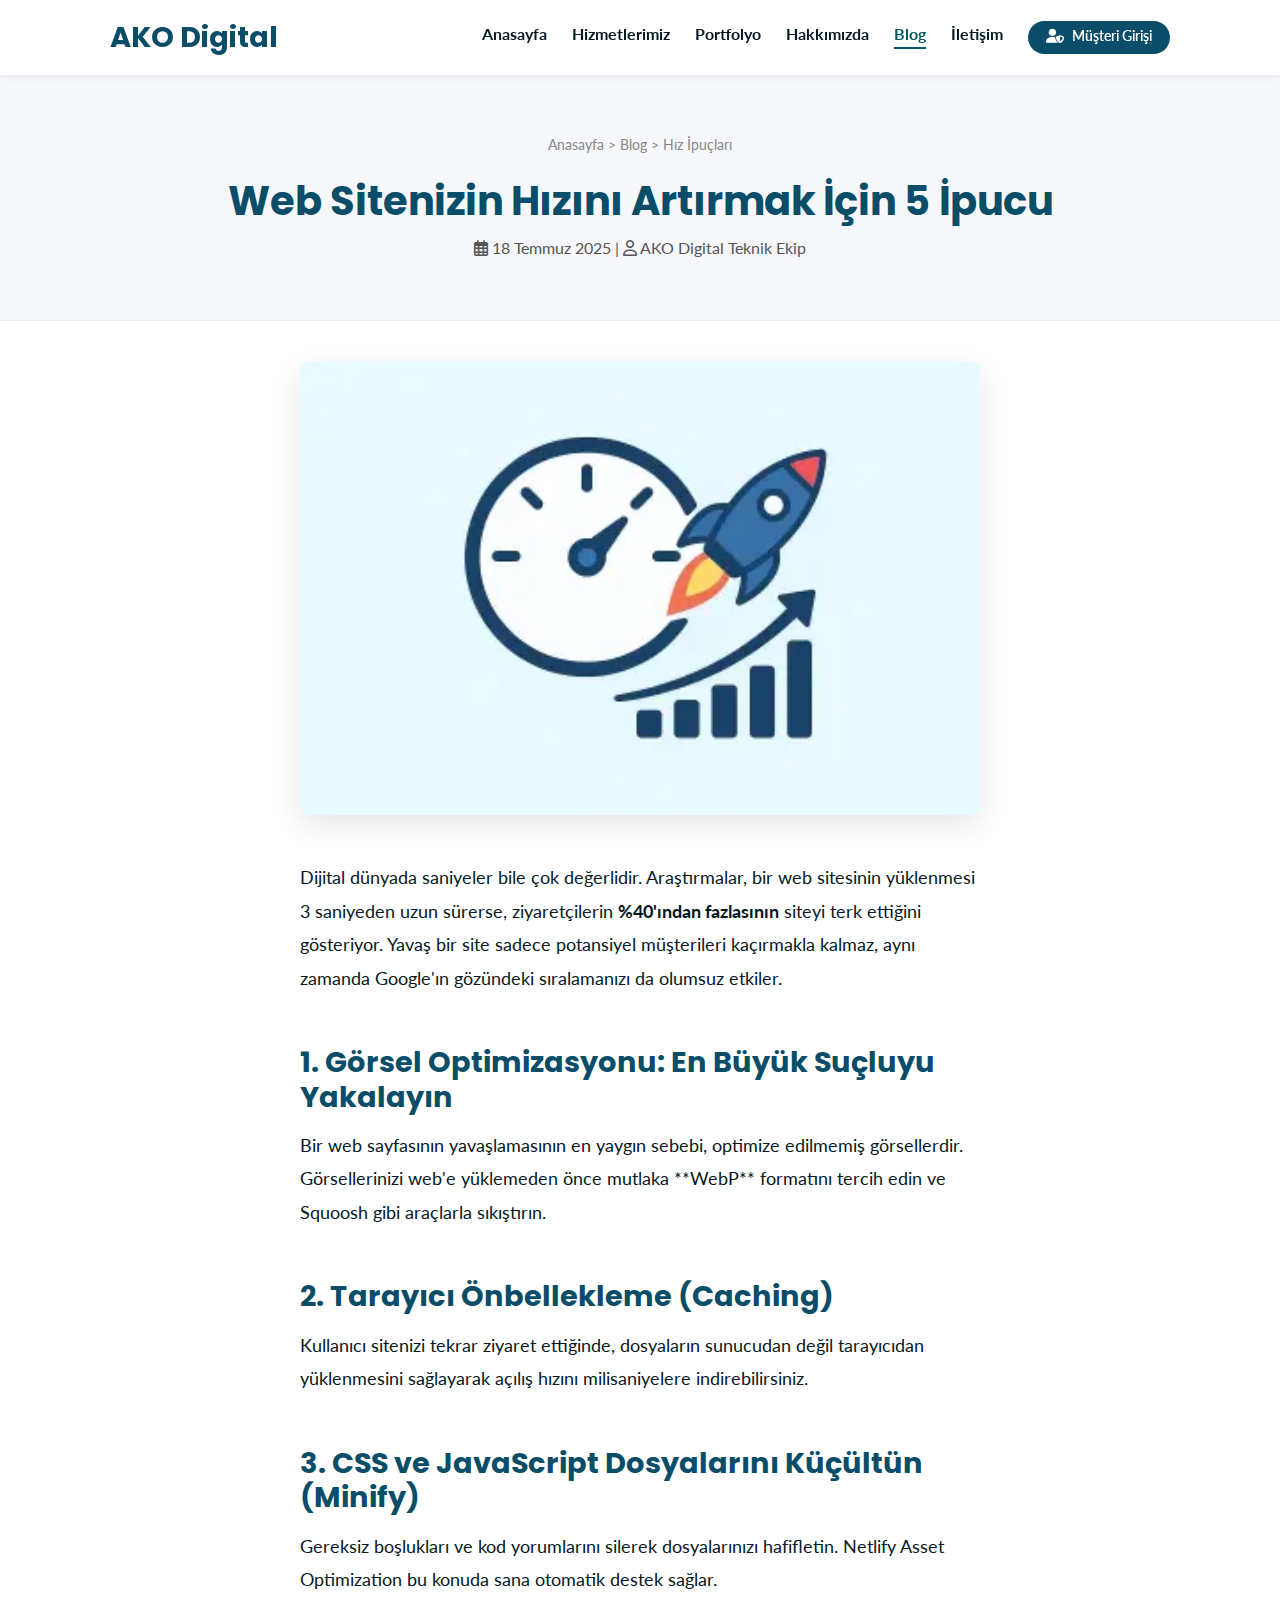
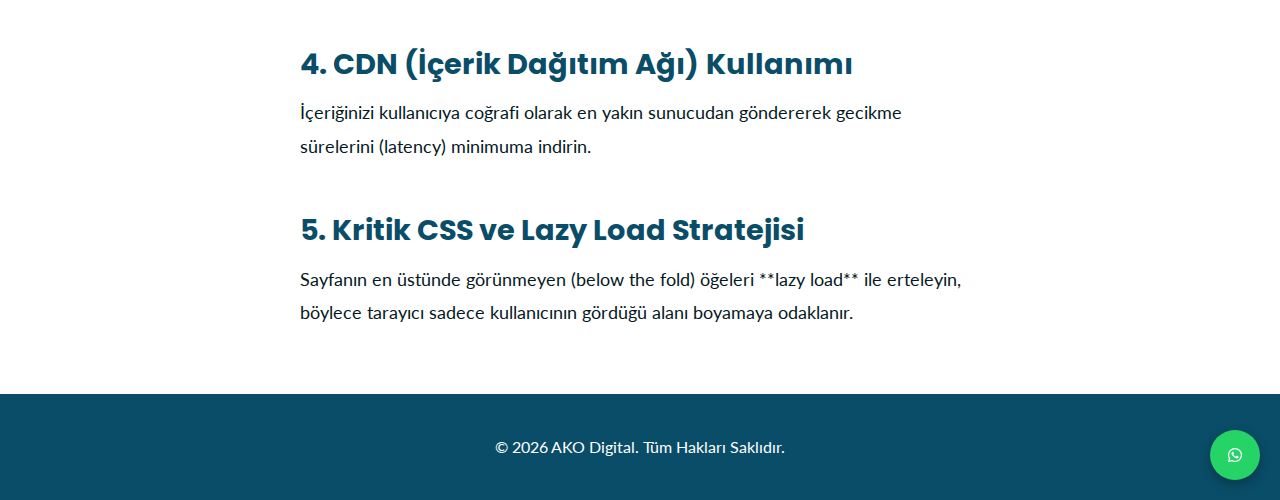
<file: blog-post-3.html>
<!DOCTYPE html>
<html lang="tr">
<head>
    <!-- 1. TEKNİK TEMEL VE DOĞRULAMA (SABİT BLOK) -->
    <meta charset="UTF-8">
    <meta name="viewport" content="width=device-width, initial-scale=1.0">
    <meta name="robots" content="index, follow">
    <meta name="google-site-verification" content="mOmVdhvxKv0FUCtOHcjoCePnQfLOz4HPdsF8BfB7fTw" />
    <meta name="author" content="AKO Digital">
    
    <!-- FAVICON SİSTEMİ -->
    <link rel="icon" type="image/png" href="images/favicon.png">
    <link rel="shortcut icon" href="images/favicon.png">

    <!-- SEO ETİKETLERİ: HIZ VE PERFORMANS OTORİTESİ -->
    <title>Web Sitenizin Hızını Artırmak İçin 5 Altın İpucu | AKO Digital</title>
    <meta name="description" content="Hız, Google'ın en önemli sıralama kriteridir. Kullanıcı kaybetmemek ve dönüşümleri artırmak için web sitenizi uçuracak 5 profesyonel hız optimizasyonu yöntemini hemen öğrenin.">
    <link rel="canonical" href="https://www.akodijital.com/blog-post-3.html">

    <!-- PERFORMANS: LCP GÖRSELİ ÖN YÜKLEME (HIZ 100 İÇİN) -->
    <link rel="preload" as="image" href="images/blog-thumb-3.webp" fetchpriority="high">
    <link rel="preconnect" href="https://fonts.googleapis.com">
    <link rel="preconnect" href="https://fonts.gstatic.com" crossorigin>

    <!-- GELİŞTİRİLMİŞ KRİTİK CSS (BOZULMA, SİYAH YAZI VE NAVBAR FİKSİ) -->
    <style>
        :root { 
            --brand-blue: #0A4D68; 
            --accent-turquoise: #066a7a; 
            --white: #FFFFFF; 
            --dark-text: #051923; 
            --light-gray: #F5F7FA; 
        }
        /* Sayfa boyanmadan önce devreye giren kurallar */
        body { margin:0; font-family: 'Lato', sans-serif; line-height:1.6; color:var(--dark-text); background:#fff; display:block; overflow-x:hidden; }
        
        /* NAVBAR & HEADER: PİKSEL KUSURSUZ HİZALAMA (75PX) */
        .header { background:#fff; height:75px; position:sticky; top:0; z-index:1000; box-shadow:0 2px 10px rgba(0,0,0,0.05); display:flex; align-items:center; }
        .container { max-width:1100px; margin:0 auto; padding:0 20px; width:100%; box-sizing: border-box; }
        .navbar { display:flex; justify-content:space-between; align-items:center; width:100%; height:100%; }
        .logo { font-family: 'Poppins', sans-serif; font-size:1.8rem; color:var(--brand-blue); font-weight:700; text-decoration:none; padding-right:40px; white-space:nowrap; display:flex; align-items:center; line-height:1; }
        .nav-menu { display:flex; gap:25px; list-style:none; margin:0; padding:0; align-items:center; }
        .nav-link { font-weight:700; color:var(--dark-text); text-decoration:none; font-size:1rem; transition:0.3s; line-height:1; display:flex; align-items:center; }
        
        /* MAKALE BAŞLIĞI ALANI (SİYAH YAZI/FOUC ENGELLEYİCİ) */
        .page-header { background-color: var(--light-gray); padding: 60px 0; text-align: center; width: 100%; border-bottom: 1px solid #eee; }
        .page-header h1 { color: var(--brand-blue); font-family: 'Poppins', sans-serif; font-size: 2.5rem; margin: 0; line-height: 1.2; }
        .post-meta { font-size: 0.95rem; color: #666; margin-top: 15px; display: block; }

        /* MAKALE GÖRSEL VE KONTEYNER YAPISI (CLS FİKSİ) */
        .post-container { max-width: 800px; margin: 0 auto; padding: 40px 20px; }
        .post-featured-image { width:100%; height:auto; max-height:500px; object-fit:cover; border-radius:15px; box-shadow: 0 10px 30px rgba(0,0,0,0.1); margin-bottom: 40px; }

        /* BUTONLARIN ÇAKIŞMASINI ÖNLEYEN KOD */
        .floating-btn { position: fixed !important; width: 50px !important; height: 50px !important; border-radius: 50% !important; display: flex !important; align-items: center !important; justify-content: center !important; color: #fff !important; z-index: 9999 !important; text-decoration: none !important; box-shadow: 0 4px 12px rgba(0,0,0,0.3) !important; transition: 0.3s !important; }
        .whatsapp-btn { bottom: 20px !important; right: 20px !important; background-color: #25D366 !important; }
        .scroll-top-btn { bottom: 80px !important; right: 20px !important; background-color: var(--accent-turquoise) !important; visibility: hidden; opacity: 0; }
        
        @media (max-width:768px) { .nav-menu { display:none; } .logo { padding-right:0; } .page-header h1 { font-size: 1.8rem; } }
    </style>

    <!-- ASENKRON STİLLER VE FONTLAR (BEST PRACTICES 100) -->
    <link rel="stylesheet" href="style.css" media="all">
    <link href="https://fonts.googleapis.com/css2?family=Poppins:wght@700&family=Lato:wght@400;700&display=swap" rel="stylesheet" media="print" onload="this.media='all'">
    <link rel="stylesheet" href="https://cdnjs.cloudflare.com/ajax/libs/font-awesome/6.5.2/css/all.min.css" media="print" onload="this.media='all'" crossorigin="anonymous" referrerpolicy="no-referrer">

    <!-- JSON-LD SCHEMA: GOOGLE HIZ OTORİTESİ ŞEMASI -->
    <script type="application/ld+json">
    {
      "@context": "https://schema.org",
      "@type": "BlogPosting",
      "mainEntityOfPage": { "@type": "WebPage", "@id": "https://www.akodijital.com/blog-post-3.html" },
      "headline": "Web Sitenizin Hızını Artırmak İçin 5 İpucu",
      "description": "Kullanıcı deneyimini ve SEO başarısını doğrudan etkileyen web sitesi performans optimizasyonu için 5 altın kural.",
      "image": "https://www.akodijital.com/images/blog-thumb-3.webp",  
      "author": { "@type": "Organization", "name": "AKO Digital", "url": "https://www.akodijital.com" },  
      "publisher": {
        "@type": "Organization",
        "name": "AKO Digital",
        "logo": { "@type": "ImageObject", "url": "https://www.akodijital.com/images/ako-digital-og.jpg" }
      },
      "datePublished": "2025-07-18",
      "dateModified": "2026-01-11"
    }
    </script>
</head>
<body>
    
    <!-- Header -->
    <header class="header">
        <div class="container">
            <nav class="navbar">
                <a href="index.html" class="logo">AKO Digital</a>
                <ul class="nav-menu">
    <li class="nav-item"><a href="index.html" class="nav-link">Anasayfa</a></li>
    <li class="nav-item"><a href="hizmetlerimiz.html"class="nav-link">Hizmetlerimiz</a></li>
    <!-- YENİ EKLENDİ -->
    <li class="nav-item"><a href="portfolyo.html" class="nav-link">Portfolyo</a></li>
    <li class="nav-item"><a href="hakkimizda.html" class="nav-link">Hakkımızda</a></li>
    <li class="nav-item"><a href="blog.html" class="nav-link active" aria-current="page">Blog</a></li>
    <li class="nav-item"><a href="iletisim.html" class="nav-link">İletişim</a></li>
    <li><a href="portal.html" class="nav-link client-login-btn"><i class="fas fa-user-shield" aria-hidden="true"></i> Müşteri Girişi</a></li>
</ul>                
     <div class="hamburger"><span class="bar"></span><span class="bar"></span><span class="bar"></span></div>
            </nav>
        </div>
    </header>

        <section class="page-header">
            <div class="container">
                <nav aria-label="Breadcrumb" style="font-size: 0.85rem; margin-bottom: 20px; color: #888;">
                    <a href="index.html" style="color: inherit; text-decoration: none;">Anasayfa</a> > 
                    <a href="blog.html" style="color: inherit; text-decoration: none;">Blog</a> > 
                    <span>Hız İpuçları</span>
                </nav>
                <h1>Web Sitenizin Hızını Artırmak İçin 5 İpucu</h1>
                <p class="post-meta"><i class="far fa-calendar-alt"></i> 18 Temmuz 2025 | <i class="far fa-user"></i> AKO Digital Teknik Ekip</p>
            </div>
        </section>

        <article class="post-container">
            <img src="images/blog-thumb-3.webp" alt="Web Sitesi Hız Optimizasyonu Rehberi" class="post-featured-image" width="800" height="500">
            
            <div class="post-article">
                <p>Dijital dünyada saniyeler bile çok değerlidir. Araştırmalar, bir web sitesinin yüklenmesi 3 saniyeden uzun sürerse, ziyaretçilerin <strong>%40'ından fazlasının</strong> siteyi terk ettiğini gösteriyor. Yavaş bir site sadece potansiyel müşterileri kaçırmakla kalmaz, aynı zamanda Google'ın gözündeki sıralamanızı da olumsuz etkiler.</p>
                
                <h2>1. Görsel Optimizasyonu: En Büyük Suçluyu Yakalayın</h2>
                <p>Bir web sayfasının yavaşlamasının en yaygın sebebi, optimize edilmemiş görsellerdir. Görsellerinizi web'e yüklemeden önce mutlaka **WebP** formatını tercih edin ve Squoosh gibi araçlarla sıkıştırın.</p>
                
                <h2>2. Tarayıcı Önbellekleme (Caching)</h2>
                <p>Kullanıcı sitenizi tekrar ziyaret ettiğinde, dosyaların sunucudan değil tarayıcıdan yüklenmesini sağlayarak açılış hızını milisaniyelere indirebilirsiniz.</p>
                
                <h2>3. CSS ve JavaScript Dosyalarını Küçültün (Minify)</h2>
                <p>Gereksiz boşlukları ve kod yorumlarını silerek dosyalarınızı hafifletin. Netlify Asset Optimization bu konuda sana otomatik destek sağlar.</p>
                
                <h2>4. CDN (İçerik Dağıtım Ağı) Kullanımı</h2>
                <p>İçeriğinizi kullanıcıya coğrafi olarak en yakın sunucudan göndererek gecikme sürelerini (latency) minimuma indirin.</p>

                <h2>5. Kritik CSS ve Lazy Load Stratejisi</h2>
                <p>Sayfanın en üstünde görünmeyen (below the fold) öğeleri **lazy load** ile erteleyin, böylece tarayıcı sadece kullanıcının gördüğü alanı boyamaya odaklanır.</p>
            </div>
        </article>
    </main>

    <footer style="background:var(--brand-blue); color:#fff; padding:40px 0; text-align:center;">
        <div class="container">
            <p>© 2026 AKO Digital. Tüm Hakları Saklıdır.</p>
        </div>
    </footer>

    <!-- BUTONLAR (TAM ERİŞİLEBİLİRLİK) -->
    <a href="https://wa.me/905458213922" class="floating-btn whatsapp-btn" target="_blank" rel="noopener noreferrer" aria-label="WhatsApp üzerinden bizimle iletişime geçin">
        <i class="fab fa-whatsapp" aria-hidden="true"></i>
    </a>
    <a href="#" class="floating-btn scroll-top-btn" aria-label="Sayfanın başına dön">
        <i class="fas fa-arrow-up" aria-hidden="true"></i>
    </a>

    <script src="script.js" defer></script>
</body>
</html>
<body>
</file>
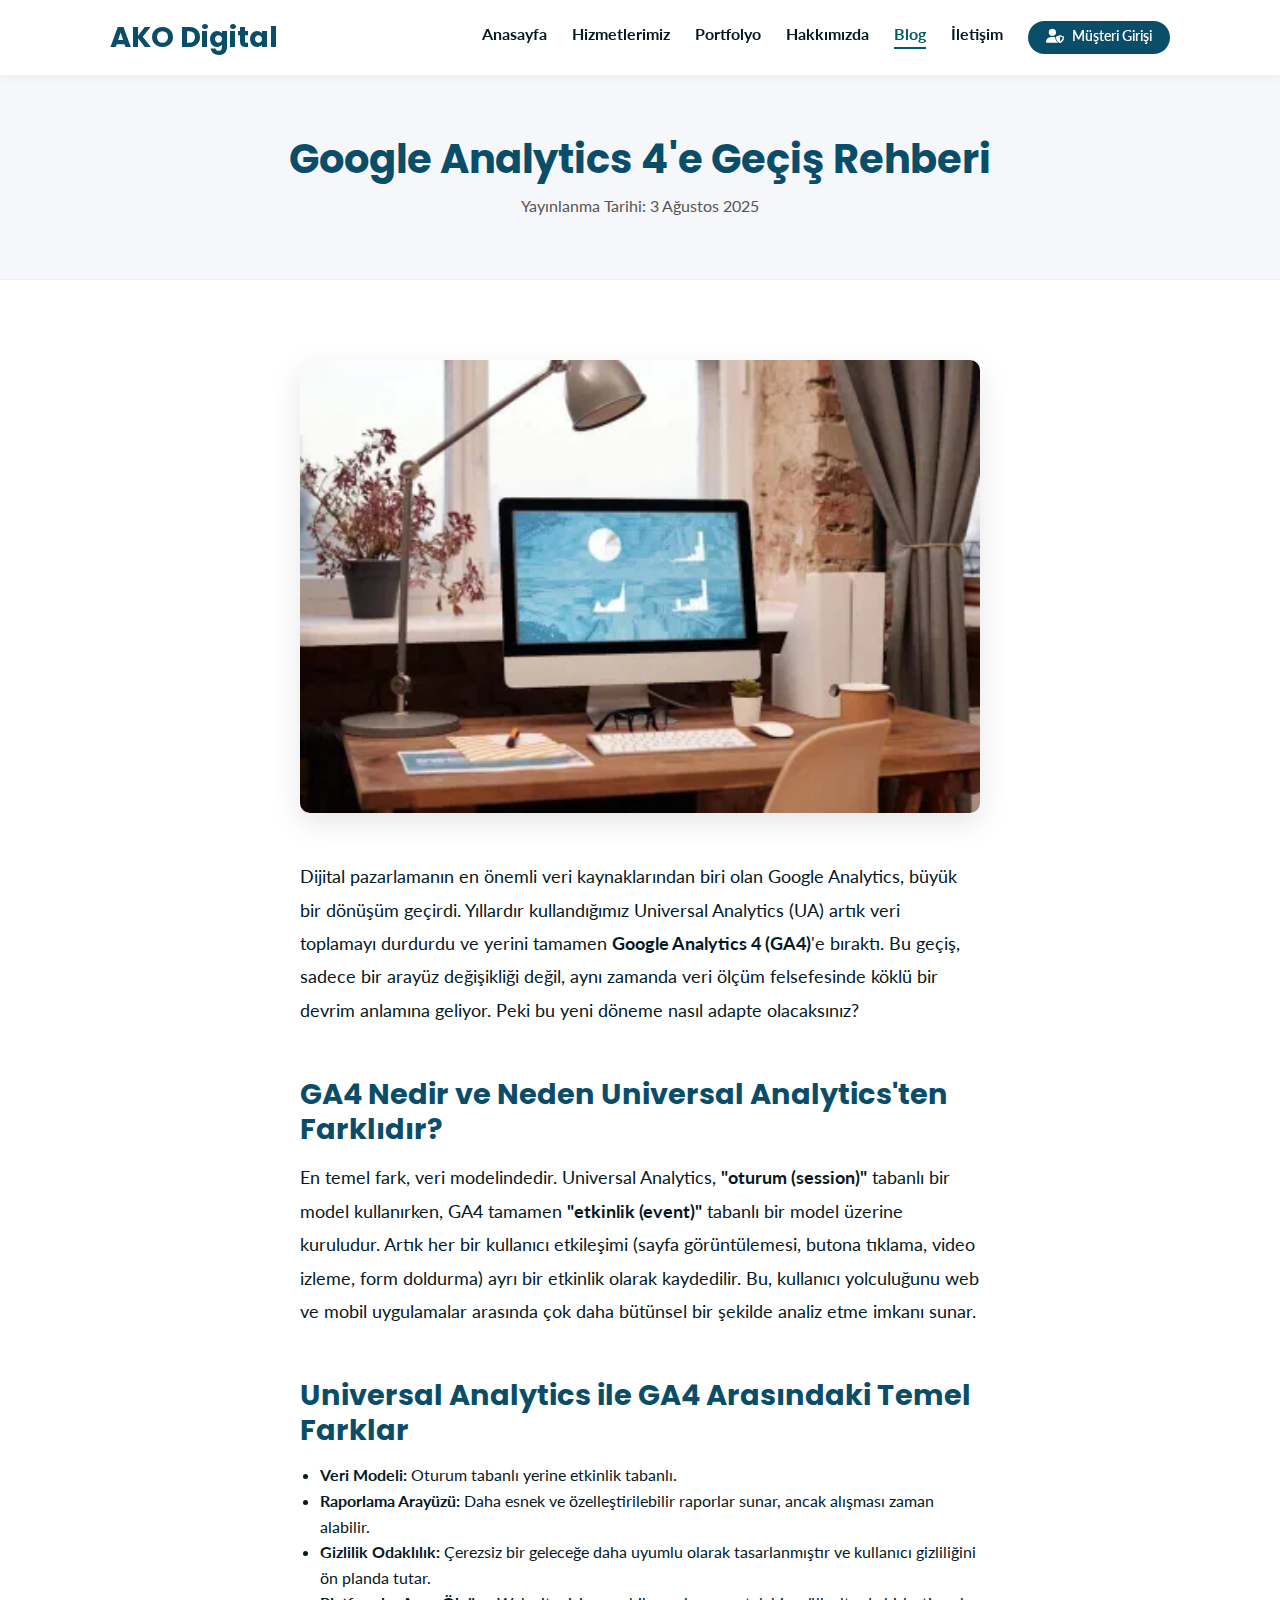
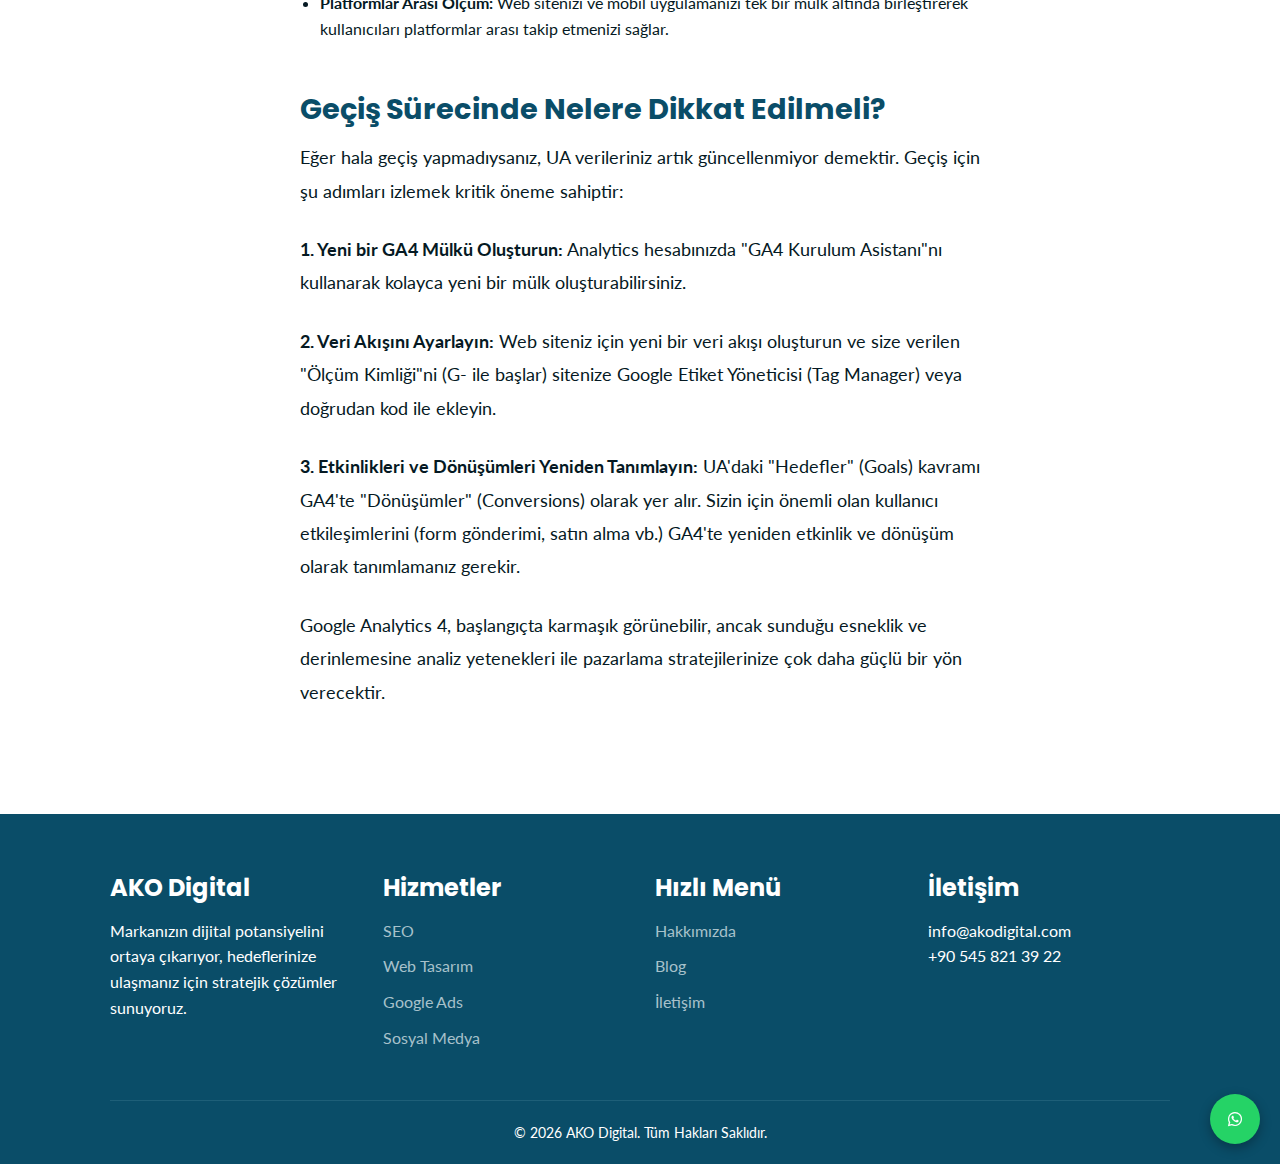
<file: blog-post-4.html>
<!DOCTYPE html>
<html lang="tr">
<head>
    <!-- 1. TEKNİK TEMEL VE DOĞRULAMA (SABİT BLOK) -->
    <meta charset="UTF-8">
    <meta name="viewport" content="width=device-width, initial-scale=1.0">
    <meta name="robots" content="index, follow">
    <meta name="google-site-verification" content="mOmVdhvxKv0FUCtOHcjoCePnQfLOz4HPdsF8BfB7fTw" />
    <meta name="author" content="AKO Digital">
    
    <!-- FAVICON SİSTEMİ -->
    <link rel="icon" type="image/png" href="images/favicon.png">
    <link rel="shortcut icon" href="images/favicon.png">

    <!-- SEO ETİKETLERİ: VERİ OTORİTESİ -->
    <title>Google Analytics 4 (GA4) Geçiş Rehberi | Teknik Kurulum - AKO Digital</title>
    <meta name="description" content="Universal Analytics'ten GA4'e geçiş rehberi. Etkinlik tabanlı veri analizi ve adım adım kurulum stratejileri ile dijital ölçümlemeyi AKO Digital ile öğrenin.">
    <link rel="canonical" href="https://www.akodijital.com/blog-post-4.html">

    <!-- PERFORMANS: LCP GÖRSELİ ÖN YÜKLEME (HIZ 100 İÇİN) -->
    <link rel="preload" as="image" href="images/blog-thumb-4.webp" fetchpriority="high">
    <link rel="preconnect" href="https://fonts.googleapis.com">
    <link rel="preconnect" href="https://fonts.gstatic.com" crossorigin>

    <!-- GELİŞTİRİLMİŞ KRİTİK CSS (SİYAH YAZI ENGELİ VE KUSURSUZ NAVBAR) -->
    <style>
        :root { 
            --brand-blue: #0A4D68; 
            --accent-turquoise: #066a7a; 
            --white: #FFFFFF; 
            --dark-text: #051923; 
            --light-gray: #F5F7FA; 
        }
        /* Sayfa boyanmadan önce devreye giren kurallar */
        body { margin:0; font-family: 'Lato', sans-serif; line-height:1.6; color:var(--dark-text); background:#fff; display:block; overflow-x:hidden; }
        
        /* NAVBAR & HEADER: PİKSEL KUSURSUZ HİZALAMA (75PX STANDARDI) */
        .header { background:#fff; height:75px; position:sticky; top:0; z-index:1000; box-shadow:0 2px 10px rgba(0,0,0,0.05); display:flex; align-items:center; }
        .container { max-width:1100px; margin:0 auto; padding:0 20px; width:100%; box-sizing: border-box; }
        .navbar { display:flex; justify-content:space-between; align-items:center; width:100%; height:100%; }
        .logo { font-family: 'Poppins', sans-serif; font-size:1.8rem; color:var(--brand-blue); font-weight:700; text-decoration:none; padding-right:40px; white-space:nowrap; display:flex; align-items:center; line-height:1; }
        .nav-menu { display:flex; gap:25px; list-style:none; margin:0; padding:0; align-items:center; }
        .nav-link { font-weight:700; color:var(--dark-text); text-decoration:none; font-size:1rem; transition:0.3s; line-height:1; display:flex; align-items:center; }
        
        /* MAKALE BAŞLIĞI ALANI (FOUC/SİYAH YAZI ENGELLEYİCİ) */
        .page-header { background-color: var(--light-gray); padding: 60px 0; text-align: center; width: 100%; border-bottom: 1px solid #eee; }
        .page-header h1 { color: var(--brand-blue); font-family: 'Poppins', sans-serif; font-size: 2.5rem; margin: 0; line-height: 1.2; }
        .post-meta { font-size: 0.95rem; color: #666; margin-top: 15px; display: block; }

        /* MAKALE GÖRSEL VE KONTEYNER YAPISI (CLS FİKSİ) */
        .post-container { max-width: 800px; margin: 0 auto; padding: 40px 20px; }
        .post-featured-image { width:100%; height:auto; max-height:500px; object-fit:cover; border-radius:15px; box-shadow: 0 10px 30px rgba(0,0,0,0.1); margin-bottom: 40px; }

        /* BUTONLARIN ÇAKIŞMASINI ÖNLEYEN KOD */
        .floating-btn { position: fixed !important; width: 50px !important; height: 50px !important; border-radius: 50% !important; display: flex !important; align-items: center !important; justify-content: center !important; color: #fff !important; z-index: 9999 !important; text-decoration: none !important; box-shadow: 0 4px 12px rgba(0,0,0,0.3) !important; transition: 0.3s !important; }
        .whatsapp-btn { bottom: 20px !important; right: 20px !important; background-color: #25D366 !important; }
        .scroll-top-btn { bottom: 80px !important; right: 20px !important; background-color: var(--accent-turquoise) !important; visibility: hidden; opacity: 0; }
        
        @media (max-width:768px) { .nav-menu { display:none; } .logo { padding-right:0; } .page-header h1 { font-size: 1.8rem; } }
    </style>

    <!-- ASENKRON STİLLER VE FONTLAR (BEST PRACTICES 100) -->
    <link rel="stylesheet" href="style.css" media="all">
    <link href="https://fonts.googleapis.com/css2?family=Poppins:wght@700&family=Lato:wght@400;700&display=swap" rel="stylesheet" media="print" onload="this.media='all'">
    <link rel="stylesheet" href="https://cdnjs.cloudflare.com/ajax/libs/font-awesome/6.5.2/css/all.min.css" media="print" onload="this.media='all'" crossorigin="anonymous" referrerpolicy="no-referrer">

    <!-- JSON-LD SCHEMA: GOOGLE ANALYTICS UZMANLIK ŞEMASI -->
    <script type="application/ld+json">
    {
      "@context": "https://schema.org",
      "@type": "BlogPosting",
      "mainEntityOfPage": { "@type": "WebPage", "@id": "https://www.akodijital.com/blog-post-4.html" },
      "headline": "Google Analytics 4'e Geçiş Rehberi",
      "description": "Veri dünyasındaki en büyük dönüşüm: Universal Analytics'ten Google Analytics 4 modeline geçişin teknik tüm detayları.",
      "image": "https://www.akodijital.com/images/blog-thumb-4.webp",  
      "author": { "@type": "Organization", "name": "AKO Digital" },  
      "publisher": {
        "@type": "Organization",
        "name": "AKO Digital",
        "logo": { "@type": "ImageObject", "url": "https://www.akodijital.com/images/ako-digital-og.jpg" }
      },
      "datePublished": "2025-08-03",
      "dateModified": "2026-01-11"
    }
    </script>
</head>
<body>
    
    <!-- Header -->
    <header class="header">
        <div class="container">
            <nav class="navbar">
                <a href="index.html" class="logo">AKO Digital</a>
                <ul class="nav-menu">
    <li class="nav-item"><a href="index.html" class="nav-link">Anasayfa</a></li>
    <li class="nav-item"><a href="hizmetlerimiz.html"class="nav-link">Hizmetlerimiz</a></li>
    <!-- YENİ EKLENDİ -->
    <li class="nav-item"><a href="portfolyo.html" class="nav-link">Portfolyo</a></li>
    <li class="nav-item"><a href="hakkimizda.html" class="nav-link">Hakkımızda</a></li>
    <li class="nav-item"><a href="blog.html" class="nav-link active" aria-current="page">Blog</a></li>
    <li class="nav-item"><a href="iletisim.html" class="nav-link">İletişim</a></li>
    <li><a href="portal.html" class="nav-link client-login-btn"><i class="fas fa-user-shield" aria-hidden="true"></i> Müşteri Girişi</a></li>
</ul>                
   <div class="hamburger"><span class="bar"></span><span class="bar"></span><span class="bar"></span></div>
            </nav>
        </div>
    </header>

    <main>
        <section class="page-header">
            <div class="container"><h1>Google Analytics 4'e Geçiş Rehberi</h1><p class="post-meta">Yayınlanma Tarihi: 3 Ağustos 2025</p></div>
        </section>
        <section class="section-padding">
            <div class="container post-container">
                <img src="images/blog-thumb-4.webp" alt="Google Analytics 4 Paneli" class="post-featured-image">
                <article class="post-article">
                    <p>Dijital pazarlamanın en önemli veri kaynaklarından biri olan Google Analytics, büyük bir dönüşüm geçirdi. Yıllardır kullandığımız Universal Analytics (UA) artık veri toplamayı durdurdu ve yerini tamamen <strong>Google Analytics 4 (GA4)</strong>'e bıraktı. Bu geçiş, sadece bir arayüz değişikliği değil, aynı zamanda veri ölçüm felsefesinde köklü bir devrim anlamına geliyor. Peki bu yeni döneme nasıl adapte olacaksınız?</p>
                    <h2>GA4 Nedir ve Neden Universal Analytics'ten Farklıdır?</h2>
                    <p>En temel fark, veri modelindedir. Universal Analytics, <strong>"oturum (session)"</strong> tabanlı bir model kullanırken, GA4 tamamen <strong>"etkinlik (event)"</strong> tabanlı bir model üzerine kuruludur. Artık her bir kullanıcı etkileşimi (sayfa görüntülemesi, butona tıklama, video izleme, form doldurma) ayrı bir etkinlik olarak kaydedilir. Bu, kullanıcı yolculuğunu web ve mobil uygulamalar arasında çok daha bütünsel bir şekilde analiz etme imkanı sunar.</p>
                    <h2>Universal Analytics ile GA4 Arasındaki Temel Farklar</h2>
                    <ul>
                        <li><strong>Veri Modeli:</strong> Oturum tabanlı yerine etkinlik tabanlı.</li>
                        <li><strong>Raporlama Arayüzü:</strong> Daha esnek ve özelleştirilebilir raporlar sunar, ancak alışması zaman alabilir.</li>
                        <li><strong>Gizlilik Odaklılık:</strong> Çerezsiz bir geleceğe daha uyumlu olarak tasarlanmıştır ve kullanıcı gizliliğini ön planda tutar.</li>
                        <li><strong>Platformlar Arası Ölçüm:</strong> Web sitenizi ve mobil uygulamanızı tek bir mülk altında birleştirerek kullanıcıları platformlar arası takip etmenizi sağlar.</li>
                    </ul>
                    <h2>Geçiş Sürecinde Nelere Dikkat Edilmeli?</h2>
                    <p>Eğer hala geçiş yapmadıysanız, UA verileriniz artık güncellenmiyor demektir. Geçiş için şu adımları izlemek kritik öneme sahiptir:</p>
                    <p><strong>1. Yeni bir GA4 Mülkü Oluşturun:</strong> Analytics hesabınızda "GA4 Kurulum Asistanı"nı kullanarak kolayca yeni bir mülk oluşturabilirsiniz.</p>
                    <p><strong>2. Veri Akışını Ayarlayın:</strong> Web siteniz için yeni bir veri akışı oluşturun ve size verilen "Ölçüm Kimliği"ni (G- ile başlar) sitenize Google Etiket Yöneticisi (Tag Manager) veya doğrudan kod ile ekleyin.</p>
                    <p><strong>3. Etkinlikleri ve Dönüşümleri Yeniden Tanımlayın:</strong> UA'daki "Hedefler" (Goals) kavramı GA4'te "Dönüşümler" (Conversions) olarak yer alır. Sizin için önemli olan kullanıcı etkileşimlerini (form gönderimi, satın alma vb.) GA4'te yeniden etkinlik ve dönüşüm olarak tanımlamanız gerekir.</p>
                    <p>Google Analytics 4, başlangıçta karmaşık görünebilir, ancak sunduğu esneklik ve derinlemesine analiz yetenekleri ile pazarlama stratejilerinize çok daha güçlü bir yön verecektir.</p>
                </article>
            </div>
        </section>
    </main>
    <footer class="footer">
        <div class="container">
            <div class="footer-grid">
                <div class="footer-col"><h3>AKO Digital</h3><p>Markanızın dijital potansiyelini ortaya çıkarıyor, hedeflerinize ulaşmanız için stratejik çözümler sunuyoruz.</p></div>
                <div class="footer-col"><h3>Hizmetler</h3><ul><li><a href="hizmetlerimiz.html#seo">SEO</a></li><li><a href="hizmetlerimiz.html#web">Web Tasarım</a></li><li><a href="hizmetlerimiz.html#ads">Google Ads</a></li><li><a href="hizmetlerimiz.html#social">Sosyal Medya</a></li></ul></div>
                <div class="footer-col"><h3>Hızlı Menü</h3><ul><li><a href="hakkimizda.html">Hakkımızda</a></li><li><a href="blog.html">Blog</a></li><li><a href="iletisim.html">İletişim</a></li></ul></div>
                <div class="footer-col"><h3>İletişim</h3><p>info@akodigital.com</p><p>+90 545 821 39 22</p></div>
            </div>
            <div class="footer-bottom"><p>© 2026 AKO Digital. Tüm Hakları Saklıdır.</p></div>
        </div>
    </footer>
<!-- BUTONLAR (ERİŞİLEBİLİRLİK 100 FİKSİ) -->
<a href="https://wa.me/905458213922" class="floating-btn whatsapp-btn" target="_blank" rel="noopener noreferrer" aria-label="WhatsApp üzerinden bizimle iletişime geçin">
    <i class="fab fa-whatsapp" aria-hidden="true"></i>
</a>
<a href="#" class="floating-btn scroll-top-btn" aria-label="Sayfanın en üstüne geri dön">
    <i class="fas fa-arrow-up" aria-hidden="true"></i>
</a>
    <script src="script.js" defer></script>
</body>
</html>
</file>
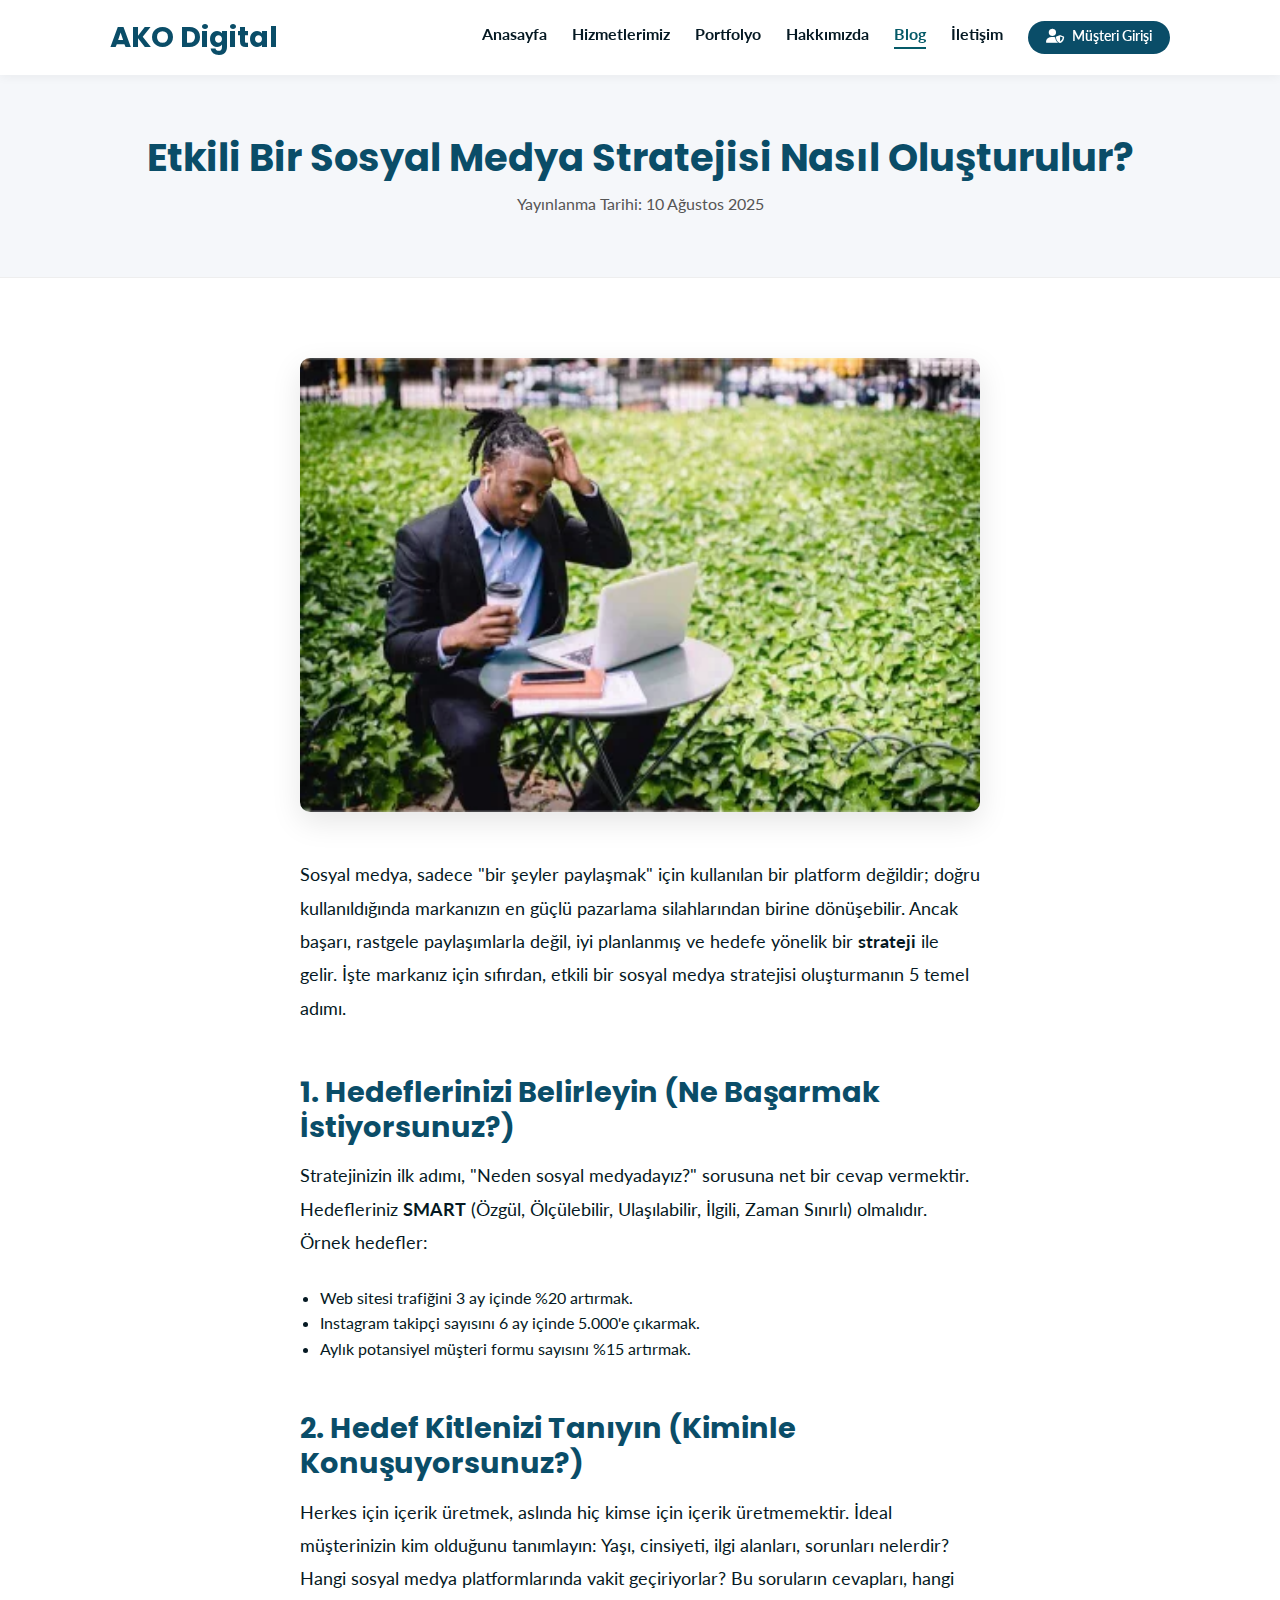
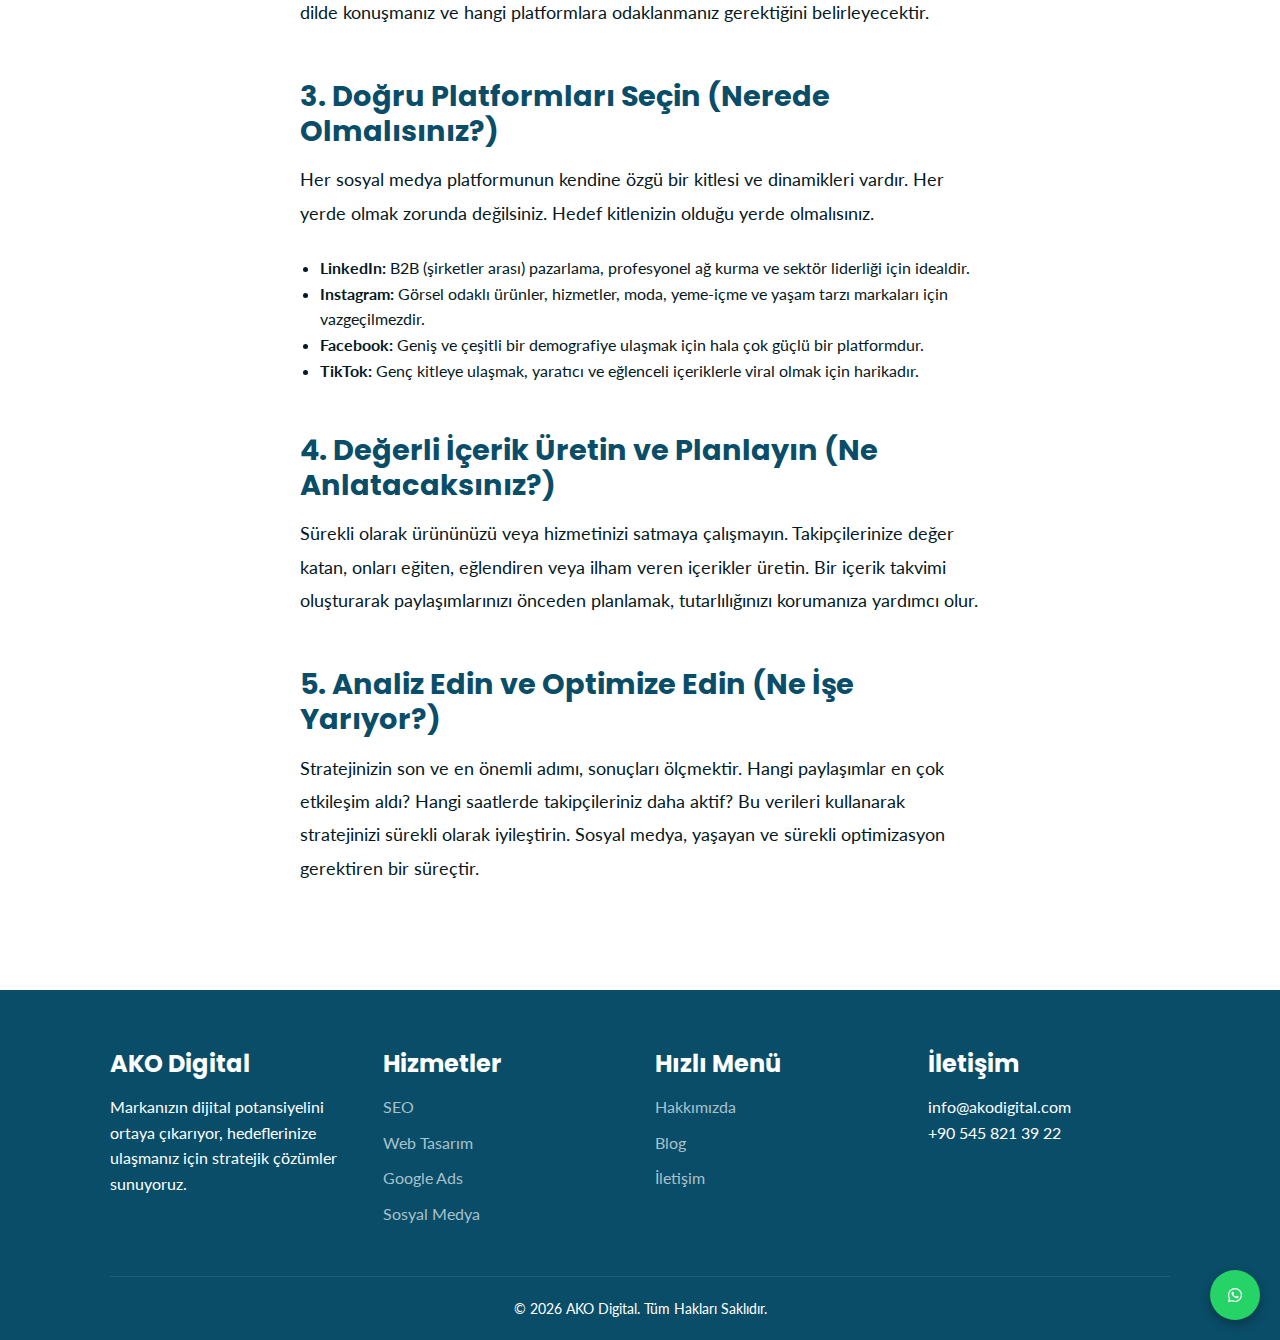
<file: blog-post-5.html>
<!DOCTYPE html>
<html lang="tr">
<head>
    <!-- 1. TEKNİK TEMEL VE DOĞRULAMA (SABİT BLOK) -->
    <meta charset="UTF-8">
    <meta name="viewport" content="width=device-width, initial-scale=1.0">
    <meta name="robots" content="index, follow">
    <meta name="google-site-verification" content="mOmVdhvxKv0FUCtOHcjoCePnQfLOz4HPdsF8BfB7fTw" />
    <meta name="author" content="AKO Digital">
    
    <!-- FAVICON SİSTEMİ -->
    <link rel="icon" type="image/png" href="images/favicon.png">
    <link rel="shortcut icon" href="images/favicon.png">

    <!-- SEO ETİKETLERİ: SOSYAL MEDYA OTORİTESİ -->
    <title>Etkili Sosyal Medya Stratejisi Nasıl Oluşturulur? | AKO Digital</title>
    <meta name="description" content="Markanızın sosyal medyadaki gücünü artırın! SMART hedeflerden içerik planlamasına kadar 5 adımda profesyonel sosyal medya stratejisi rehberimiz burada.">
    <link rel="canonical" href="https://www.akodijital.com/blog-post-5.html">

    <!-- PERFORMANS: LCP GÖRSELİ ÖN YÜKLEME (HIZ 100 İÇİN) -->
    <link rel="preload" as="image" href="images/blog-thumb-5.webp" fetchpriority="high">
    <link rel="preconnect" href="https://fonts.googleapis.com">
    <link rel="preconnect" href="https://fonts.gstatic.com" crossorigin>

    <!-- GELİŞTİRİLMİŞ KRİTİK CSS (75PX STANDARDI VE SİYAH YAZI ENGELİ) -->
    <style>
        :root { 
            --brand-blue: #0A4D68; 
            --accent-turquoise: #066a7a; 
            --white: #FFFFFF; 
            --dark-text: #051923; 
            --light-gray: #F5F7FA; 
        }
        body { margin:0; font-family: 'Lato', sans-serif; line-height:1.6; color:var(--dark-text); background:#fff; display:block; overflow-x:hidden; }
        
        /* NAVBAR & HEADER: 75PX KESİN STANDART */
        .header { background:#fff; height:75px; position:sticky; top:0; z-index:1000; box-shadow:0 2px 10px rgba(0,0,0,0.05); display:flex; align-items:center; }
        .container { max-width:1100px; margin:0 auto; padding:0 20px; width:100%; box-sizing: border-box; }
        .navbar { display:flex; justify-content:space-between; align-items:center; height:100%; width:100%; }
        .logo { font-family: 'Poppins', sans-serif; font-size:1.8rem; color:var(--brand-blue); font-weight:700; text-decoration:none; padding-right:40px; white-space:nowrap; display:flex; align-items:center; line-height:1; }
        .nav-menu { display:flex; gap:25px; list-style:none; margin:0; padding:0; align-items:center; }
        .nav-link { font-weight:700; color:var(--dark-text); text-decoration:none; font-size:1rem; transition:0.3s; line-height:1; display:flex; align-items:center; }
        
        /* MAKALE BAŞLIĞI ALANI */
        .page-header { background-color: var(--light-gray); padding: 60px 0; text-align: center; width: 100%; border-bottom: 1px solid #eee; }
        .page-header h1 { color: var(--brand-blue); font-family: 'Poppins', sans-serif; font-size: 2.4rem; margin: 0; line-height: 1.2; }
        .post-meta { font-size: 0.95rem; color: #666; margin-top: 15px; display: block; }

        /* MAKALE GÖRSEL VE KONTEYNER */
        .post-container { max-width: 800px; margin: 0 auto; padding: 40px 20px; }
        .post-featured-image { width:100%; height:auto; max-height:500px; object-fit:cover; border-radius:15px; box-shadow: 0 10px 30px rgba(0,0,0,0.1); margin-bottom: 40px; }

        /* BUTONLAR */
        .floating-btn { position: fixed !important; width: 50px !important; height: 50px !important; border-radius: 50% !important; display: flex !important; align-items: center !important; justify-content: center !important; color: #fff !important; z-index: 9999 !important; text-decoration: none !important; box-shadow: 0 4px 12px rgba(0,0,0,0.3) !important; transition: 0.3s !important; }
        .whatsapp-btn { bottom: 20px !important; right: 20px !important; background-color: #25D366 !important; }
        .scroll-top-btn { bottom: 80px !important; right: 20px !important; background-color: var(--accent-turquoise) !important; visibility: hidden; opacity: 0; }
        
        @media (max-width:768px) { .nav-menu { display:none; } .logo { padding-right:0; } .page-header h1 { font-size: 1.8rem; } }
    </style>

    <!-- ASENKRON STİLLER (BEST PRACTICES 100) -->
    <link rel="stylesheet" href="style.css" media="all">
    <link href="https://fonts.googleapis.com/css2?family=Poppins:wght@700&family=Lato:wght@400;700&display=swap" rel="stylesheet" media="print" onload="this.media='all'">
    <link rel="stylesheet" href="https://cdnjs.cloudflare.com/ajax/libs/font-awesome/6.5.2/css/all.min.css" media="print" onload="this.media='all'" crossorigin="anonymous" referrerpolicy="no-referrer">

    <!-- JSON-LD SCHEMA -->
    <script type="application/ld+json">
    {
      "@context": "https://schema.org",
      "@type": "BlogPosting",
      "mainEntityOfPage": { "@type": "WebPage", "@id": "https://www.akodijital.com/blog-post-5.html" },
      "headline": "Etkili Bir Sosyal Medya Stratejisi Nasıl Oluşturulur?",
      "description": "Markalar için sıfırdan, etkili ve ölçülebilir bir sosyal medya stratejisi oluşturmanın 5 temel adımı.",
      "image": "https://www.akodijital.com/images/blog-thumb-5.webp",  
      "author": { "@type": "Organization", "name": "AKO Digital" },  
      "publisher": {
        "@type": "Organization",
        "name": "AKO Digital",
        "logo": { "@type": "ImageObject", "url": "https://www.akodijital.com/images/ako-digital-og.jpg" }
      },
      "datePublished": "2025-08-10",
      "dateModified": "2026-01-11"
    }
    </script>
</head>
<body>
   
    <!-- Header -->
    <header class="header">
        <div class="container">
            <nav class="navbar">
                <a href="index.html" class="logo">AKO Digital</a>
                <ul class="nav-menu">
    <li class="nav-item"><a href="index.html" class="nav-link">Anasayfa</a></li>
    <li class="nav-item"><a href="hizmetlerimiz.html"class="nav-link">Hizmetlerimiz</a></li>
    <!-- YENİ EKLENDİ -->
    <li class="nav-item"><a href="portfolyo.html" class="nav-link">Portfolyo</a></li>
    <li class="nav-item"><a href="hakkimizda.html" class="nav-link">Hakkımızda</a></li>
    <li class="nav-item"><a href="blog.html" class="nav-link active" aria-current="page">Blog</a></li>
    <li class="nav-item"><a href="iletisim.html" class="nav-link">İletişim</a></li>
    <li><a href="portal.html" class="nav-link client-login-btn"><i class="fas fa-user-shield" aria-hidden="true"></i> Müşteri Girişi</a></li>
</ul>              
      <div class="hamburger"><span class="bar"></span><span class="bar"></span><span class="bar"></span></div>
            </nav>
        </div>
    </header>

    <main>
        <section class="page-header">
            <div class="container"><h1>Etkili Bir Sosyal Medya Stratejisi Nasıl Oluşturulur?</h1><p class="post-meta">Yayınlanma Tarihi: 10 Ağustos 2025</p></div>
        </section>
        <section class="section-padding">
            <div class="container post-container">
                <img src="images/blog-thumb-5.webp" alt="Sosyal Medya Stratejisi Planlama" class="post-featured-image">
                <article class="post-article">
                    <p>Sosyal medya, sadece "bir şeyler paylaşmak" için kullanılan bir platform değildir; doğru kullanıldığında markanızın en güçlü pazarlama silahlarından birine dönüşebilir. Ancak başarı, rastgele paylaşımlarla değil, iyi planlanmış ve hedefe yönelik bir <strong>strateji</strong> ile gelir. İşte markanız için sıfırdan, etkili bir sosyal medya stratejisi oluşturmanın 5 temel adımı.</p>
                    <h2>1. Hedeflerinizi Belirleyin (Ne Başarmak İstiyorsunuz?)</h2>
                    <p>Stratejinizin ilk adımı, "Neden sosyal medyadayız?" sorusuna net bir cevap vermektir. Hedefleriniz <strong>SMART</strong> (Özgül, Ölçülebilir, Ulaşılabilir, İlgili, Zaman Sınırlı) olmalıdır. Örnek hedefler:</p>
                    <ul>
                        <li>Web sitesi trafiğini 3 ay içinde %20 artırmak.</li>
                        <li>Instagram takipçi sayısını 6 ay içinde 5.000'e çıkarmak.</li>
                        <li>Aylık potansiyel müşteri formu sayısını %15 artırmak.</li>
                    </ul>
                    <h2>2. Hedef Kitlenizi Tanıyın (Kiminle Konuşuyorsunuz?)</h2>
                    <p>Herkes için içerik üretmek, aslında hiç kimse için içerik üretmemektir. İdeal müşterinizin kim olduğunu tanımlayın: Yaşı, cinsiyeti, ilgi alanları, sorunları nelerdir? Hangi sosyal medya platformlarında vakit geçiriyorlar? Bu soruların cevapları, hangi dilde konuşmanız ve hangi platformlara odaklanmanız gerektiğini belirleyecektir.</p>
                    <h2>3. Doğru Platformları Seçin (Nerede Olmalısınız?)</h2>
                    <p>Her sosyal medya platformunun kendine özgü bir kitlesi ve dinamikleri vardır. Her yerde olmak zorunda değilsiniz. Hedef kitlenizin olduğu yerde olmalısınız.</p>
                    <ul>
                        <li><strong>LinkedIn:</strong> B2B (şirketler arası) pazarlama, profesyonel ağ kurma ve sektör liderliği için idealdir.</li>
                        <li><strong>Instagram:</strong> Görsel odaklı ürünler, hizmetler, moda, yeme-içme ve yaşam tarzı markaları için vazgeçilmezdir.</li>
                        <li><strong>Facebook:</strong> Geniş ve çeşitli bir demografiye ulaşmak için hala çok güçlü bir platformdur.</li>
                        <li><strong>TikTok:</strong> Genç kitleye ulaşmak, yaratıcı ve eğlenceli içeriklerle viral olmak için harikadır.</li>
                    </ul>
                    <h2>4. Değerli İçerik Üretin ve Planlayın (Ne Anlatacaksınız?)</h2>
                    <p>Sürekli olarak ürününüzü veya hizmetinizi satmaya çalışmayın. Takipçilerinize değer katan, onları eğiten, eğlendiren veya ilham veren içerikler üretin. Bir içerik takvimi oluşturarak paylaşımlarınızı önceden planlamak, tutarlılığınızı korumanıza yardımcı olur.</p>
                    <h2>5. Analiz Edin ve Optimize Edin (Ne İşe Yarıyor?)</h2>
                    <p>Stratejinizin son ve en önemli adımı, sonuçları ölçmektir. Hangi paylaşımlar en çok etkileşim aldı? Hangi saatlerde takipçileriniz daha aktif? Bu verileri kullanarak stratejinizi sürekli olarak iyileştirin. Sosyal medya, yaşayan ve sürekli optimizasyon gerektiren bir süreçtir.</p>
                </article>
            </div>
        </section>
    </main>
    <footer class="footer">
        <div class="container">
            <div class="footer-grid">
                <div class="footer-col"><h3>AKO Digital</h3><p>Markanızın dijital potansiyelini ortaya çıkarıyor, hedeflerinize ulaşmanız için stratejik çözümler sunuyoruz.</p></div>
                <div class="footer-col"><h3>Hizmetler</h3><ul><li><a href="hizmetlerimiz.html#seo">SEO</a></li><li><a href="hizmetlerimiz.html#web">Web Tasarım</a></li><li><a href="hizmetlerimiz.html#ads">Google Ads</a></li><li><a href="hizmetlerimiz.html#social">Sosyal Medya</a></li></ul></div>
                <div class="footer-col"><h3>Hızlı Menü</h3><ul><li><a href="hakkimizda.html">Hakkımızda</a></li><li><a href="blog.html">Blog</a></li><li><a href="iletisim.html">İletişim</a></li></ul></div>
                <div class="footer-col"><h3>İletişim</h3><p>info@akodigital.com</p><p>+90 545 821 39 22</p></div>
            </div>
            <div class="footer-bottom"><p>© 2026 AKO Digital. Tüm Hakları Saklıdır.</p></div>
        </div>
    </footer>
<!-- BUTONLAR (ERİŞİLEBİLİRLİK 100 FİKSİ) -->
<a href="https://wa.me/905458213922" class="floating-btn whatsapp-btn" target="_blank" rel="noopener noreferrer" aria-label="WhatsApp üzerinden bizimle iletişime geçin">
    <i class="fab fa-whatsapp" aria-hidden="true"></i>
</a>
<a href="#" class="floating-btn scroll-top-btn" aria-label="Sayfanın en üstüne geri dön">
    <i class="fas fa-arrow-up" aria-hidden="true"></i>
</a>
    <script src="script.js" defer></script>
</body>
</html>
</file>
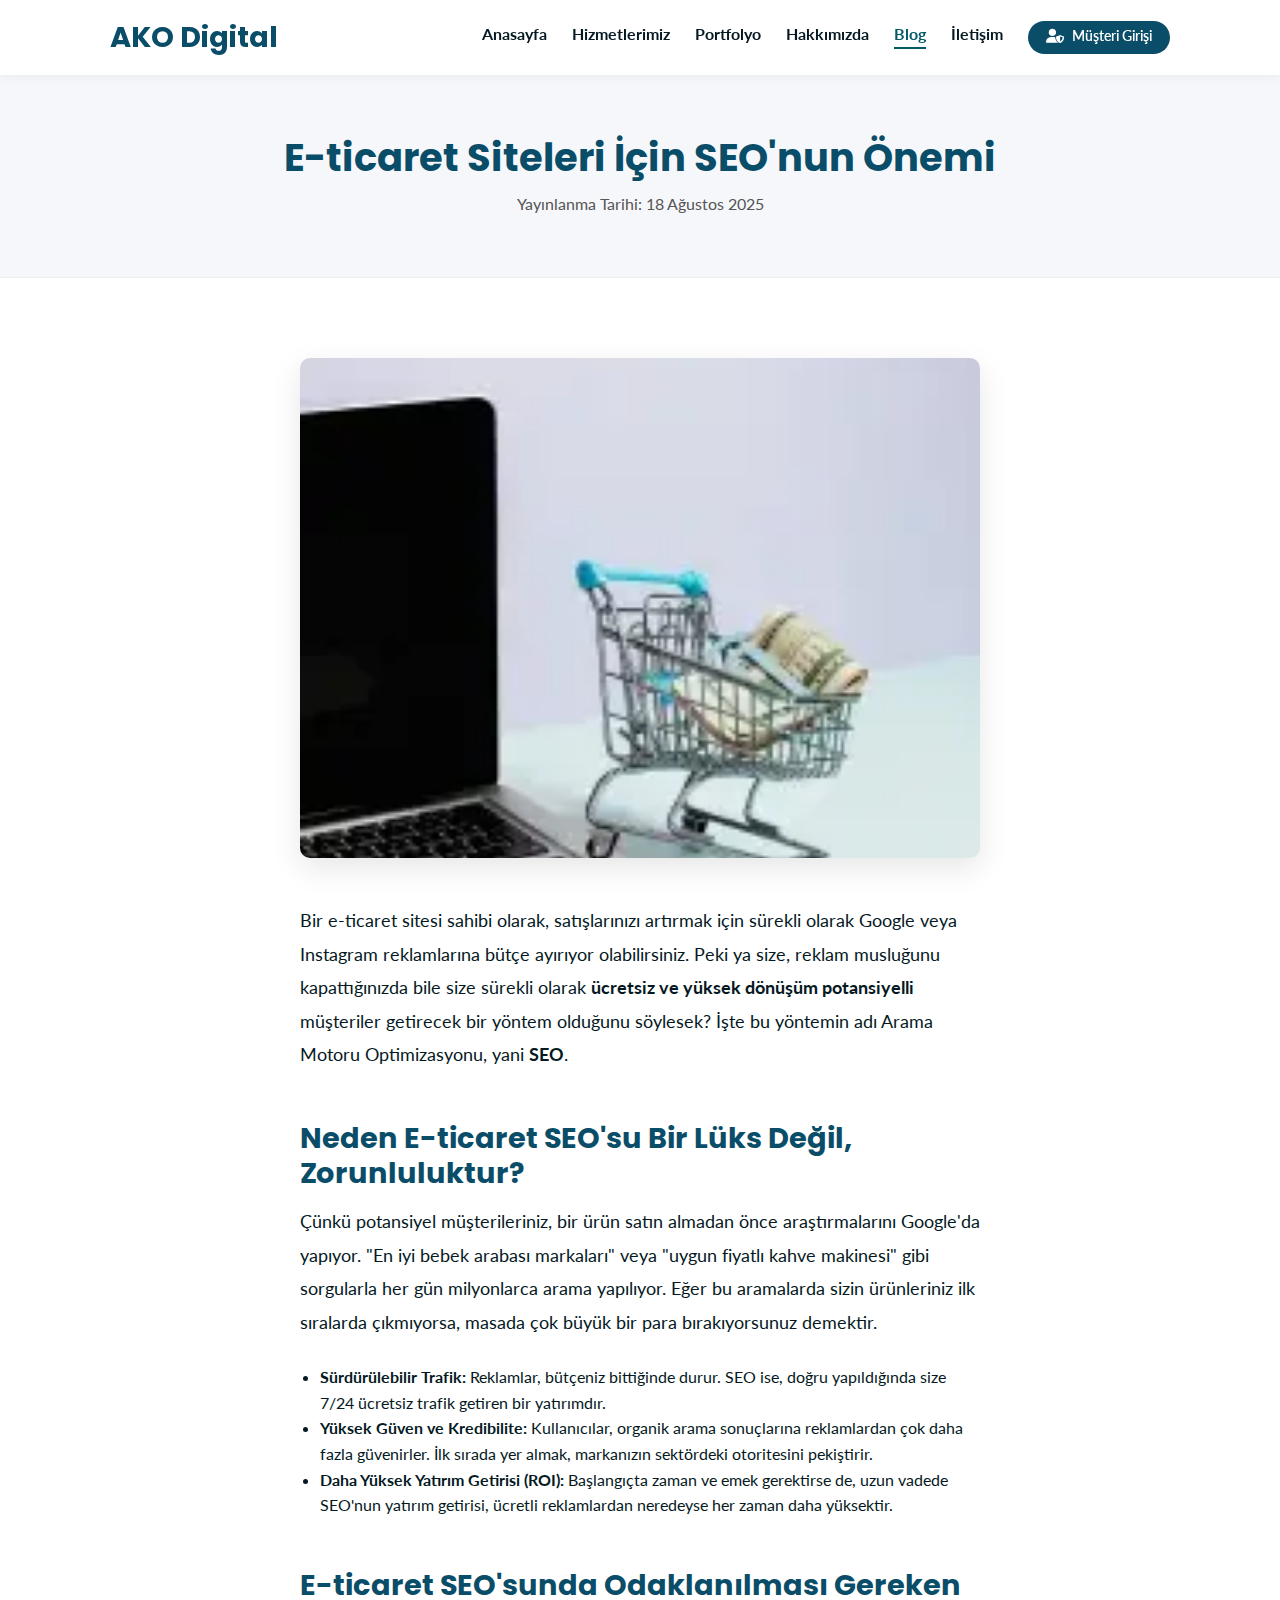
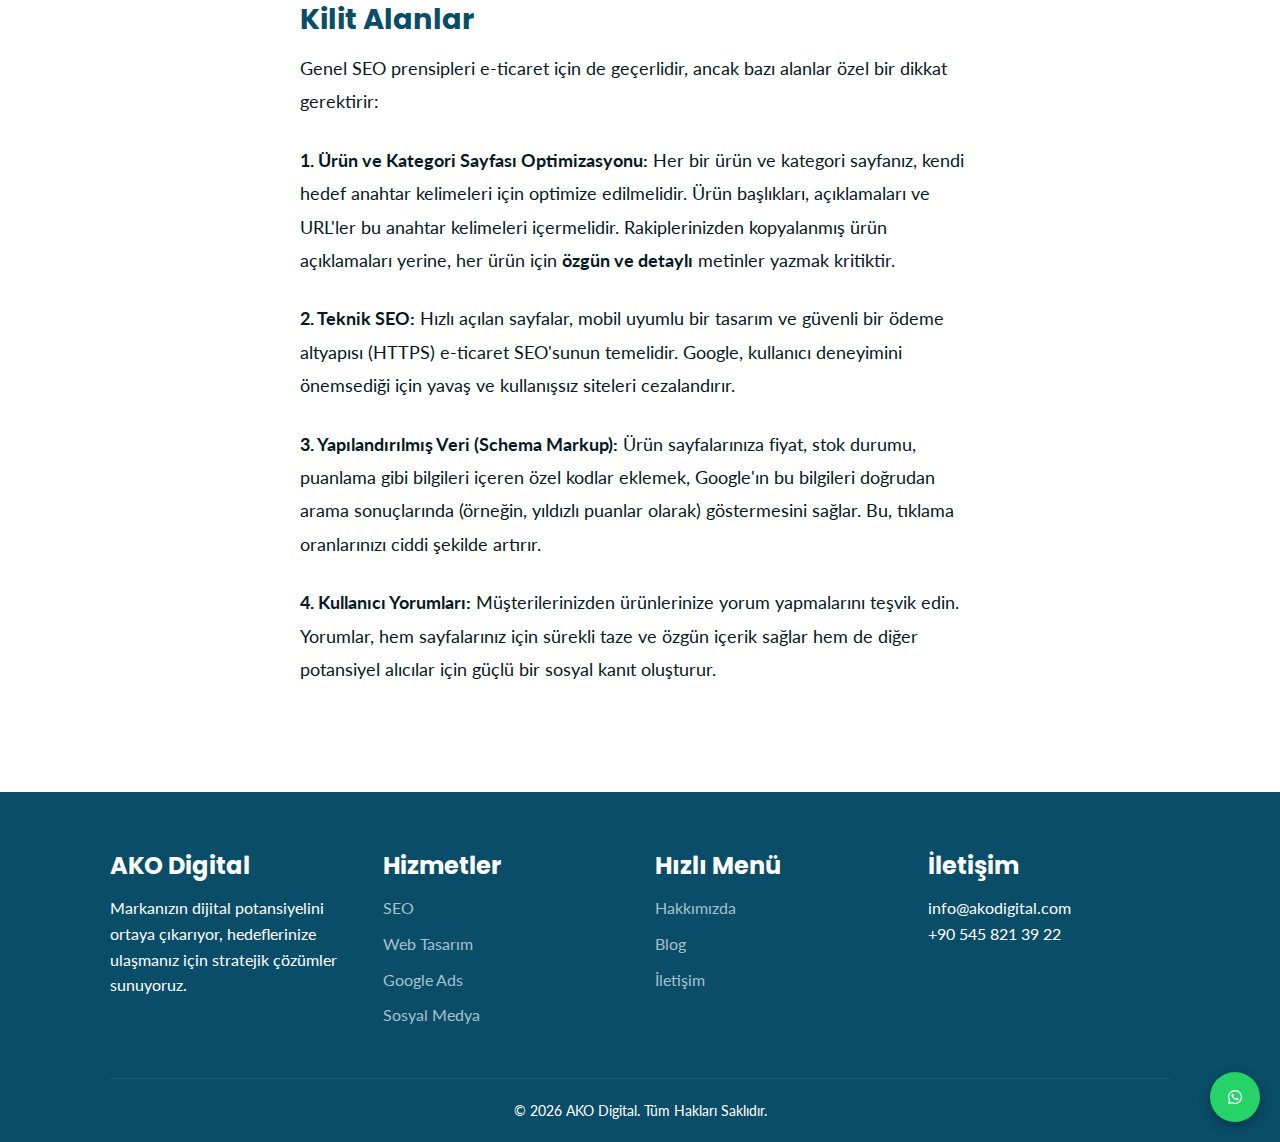
<file: blog-post-6.html>
<!DOCTYPE html>
<html lang="tr">
<head>
    <!-- 1. TEKNİK TEMEL VE DOĞRULAMA (SABİT BLOK) -->
    <meta charset="UTF-8">
    <meta name="viewport" content="width=device-width, initial-scale=1.0">
    <meta name="robots" content="index, follow">
    <meta name="google-site-verification" content="mOmVdhvxKv0FUCtOHcjoCePnQfLOz4HPdsF8BfB7fTw" />
    <meta name="author" content="AKO Digital">
    
    <!-- FAVICON SİSTEMİ -->
    <link rel="icon" type="image/png" href="images/favicon.png">
    <link rel="shortcut icon" href="images/favicon.png">

    <!-- SEO ETİKETLERİ: E-TİCARET OTORİTESİ -->
    <title>E-ticaret SEO Rehberi: Satışlarınızı Organik Trafikle Artırın | AKO Digital</title>
    <meta name="description" content="E-ticaret siteleri için SEO stratejileri. Ürün sayfası optimizasyonu, teknik SEO ve ROI artırma yöntemleri ile satışlarınızı uçuracak uzman rehberimizi okuyun.">
    <link rel="canonical" href="https://www.akodijital.com/blog-post-6.html">

    <!-- PERFORMANS: LCP GÖRSELİ ÖN YÜKLEME (HIZ 100 İÇİN) -->
    <link rel="preload" as="image" href="images/blog-thumb-6.webp" fetchpriority="high">
    <link rel="preconnect" href="https://fonts.googleapis.com">
    <link rel="preconnect" href="https://fonts.gstatic.com" crossorigin>

    <!-- GELİŞTİRİLMİŞ KRİTİK CSS (75PX STANDARDI VE SİYAH YAZI ENGELİ) -->
    <style>
        :root { 
            --brand-blue: #0A4D68; 
            --accent-turquoise: #066a7a; 
            --white: #FFFFFF; 
            --dark-text: #051923; 
            --light-gray: #F5F7FA; 
        }
        /* Sayfa boyanmadan önce devreye giren kurallar */
        body { margin:0; font-family: 'Lato', sans-serif; line-height:1.6; color:var(--dark-text); background:#fff; display:block; overflow-x:hidden; }
        
        /* NAVBAR & HEADER: 75PX KESİN STANDART */
        .header { background:#fff; height:75px; position:sticky; top:0; z-index:1000; box-shadow:0 2px 10px rgba(0,0,0,0.05); display:flex; align-items:center; }
        .container { max-width:1100px; margin:0 auto; padding:0 20px; width:100%; box-sizing: border-box; }
        .navbar { display:flex; justify-content:space-between; align-items:center; height:100%; width:100%; }
        .logo { font-family: 'Poppins', sans-serif; font-size:1.8rem; color:var(--brand-blue); font-weight:700; text-decoration:none; padding-right:40px; white-space:nowrap; display:flex; align-items:center; line-height:1; }
        .nav-menu { display:flex; gap:25px; list-style:none; margin:0; padding:0; align-items:center; }
        .nav-link { font-weight:700; color:var(--dark-text); text-decoration:none; font-size:1rem; transition:0.3s; line-height:1; display:flex; align-items:center; }
        
        /* MAKALE BAŞLIĞI ALANI (FOUC/SİYAH YAZI ENGELLEYİCİ) */
        .page-header { background-color: var(--light-gray); padding: 60px 0; text-align: center; width: 100%; border-bottom: 1px solid #eee; }
        .page-header h1 { color: var(--brand-blue); font-family: 'Poppins', sans-serif; font-size: 2.4rem; margin: 0; line-height: 1.2; }
        .post-meta { font-size: 0.95rem; color: #666; margin-top: 15px; display: block; }

        /* MAKALE GÖRSEL VE KONTEYNER YAPISI (CLS FİKSİ) */
        .post-container { max-width: 800px; margin: 0 auto; padding: 40px 20px; }
        .post-featured-image { width:100%; height:auto; max-height:500px; object-fit:cover; border-radius:15px; box-shadow: 0 10px 30px rgba(0,0,0,0.1); margin-bottom: 40px; }

        /* BUTONLARIN ÇAKIŞMASINI ÖNLEYEN KOD */
        .floating-btn { position: fixed !important; width: 50px !important; height: 50px !important; border-radius: 50% !important; display: flex !important; align-items: center !important; justify-content: center !important; color: #fff !important; z-index: 9999 !important; text-decoration: none !important; box-shadow: 0 4px 12px rgba(0,0,0,0.3) !important; transition: 0.3s !important; }
        .whatsapp-btn { bottom: 20px !important; right: 20px !important; background-color: #25D366 !important; }
        .scroll-top-btn { bottom: 80px !important; right: 20px !important; background-color: var(--accent-turquoise) !important; visibility: hidden; opacity: 0; }
        
        @media (max-width:768px) { .nav-menu { display:none; } .logo { padding-right:0; } .page-header h1 { font-size: 1.8rem; } }
    </style>

    <!-- ASENKRON STİLLER VE FONTLAR (BEST PRACTICES 100) -->
    <link rel="stylesheet" href="style.css" media="all">
    <link href="https://fonts.googleapis.com/css2?family=Poppins:wght@700&family=Lato:wght@400;700&display=swap" rel="stylesheet" media="print" onload="this.media='all'">
    <link rel="stylesheet" href="https://cdnjs.cloudflare.com/ajax/libs/font-awesome/6.5.2/css/all.min.css" media="print" onload="this.media='all'" crossorigin="anonymous" referrerpolicy="no-referrer">

    <!-- JSON-LD SCHEMA: E-TİCARET UZMANLIĞI -->
    <script type="application/ld+json">
    {
      "@context": "https://schema.org",
      "@type": "BlogPosting",
      "mainEntityOfPage": { "@type": "WebPage", "@id": "https://www.akodijital.com/blog-post-6.html" },
      "headline": "E-ticaret Siteleri İçin SEO'nun Önemi",
      "description": "E-ticaret dünyasında organik trafikle satışları artırmanın yolları ve teknik SEO stratejileri.",
      "image": "https://www.akodijital.com/images/blog-thumb-6.webp",  
      "author": { "@type": "Organization", "name": "AKO Digital" },  
      "publisher": {
        "@type": "Organization",
        "name": "AKO Digital",
        "logo": { "@type": "ImageObject", "url": "https://www.akodijital.com/images/ako-digital-og.jpg" }
      },
      "datePublished": "2025-08-18",
      "dateModified": "2026-01-11"
    }
    </script>
</head>
<body>

    <!-- Header -->
    <header class="header">
        <div class="container">
            <nav class="navbar">
                <a href="index.html" class="logo">AKO Digital</a>
                <ul class="nav-menu">
    <li class="nav-item"><a href="index.html" class="nav-link">Anasayfa</a></li>
    <li class="nav-item"><a href="hizmetlerimiz.html"class="nav-link">Hizmetlerimiz</a></li>
    <!-- YENİ EKLENDİ -->
    <li class="nav-item"><a href="portfolyo.html" class="nav-link">Portfolyo</a></li>
    <li class="nav-item"><a href="hakkimizda.html" class="nav-link">Hakkımızda</a></li>
    <li class="nav-item"><a href="blog.html" class="nav-link active" aria-current="page">Blog</a></li>
    <li class="nav-item"><a href="iletisim.html" class="nav-link">İletişim</a></li>
    <li><a href="portal.html" class="nav-link client-login-btn"><i class="fas fa-user-shield" aria-hidden="true"></i> Müşteri Girişi</a></li>
</ul>               
       <div class="hamburger"><span class="bar"></span><span class="bar"></span><span class="bar"></span></div>
            </nav>
        </div>
    </header>

    <main>
        <section class="page-header">
            <div class="container"><h1>E-ticaret Siteleri İçin SEO'nun Önemi</h1><p class="post-meta">Yayınlanma Tarihi: 18 Ağustos 2025</p></div>
        </section>
        <section class="section-padding">
            <div class="container post-container">
                <img src="images/blog-thumb-6.webp" alt="E-ticaret Alışveriş Sepeti" class="post-featured-image">
                <article class="post-article">
                    <p>Bir e-ticaret sitesi sahibi olarak, satışlarınızı artırmak için sürekli olarak Google veya Instagram reklamlarına bütçe ayırıyor olabilirsiniz. Peki ya size, reklam musluğunu kapattığınızda bile size sürekli olarak <strong>ücretsiz ve yüksek dönüşüm potansiyelli</strong> müşteriler getirecek bir yöntem olduğunu söylesek? İşte bu yöntemin adı Arama Motoru Optimizasyonu, yani <strong>SEO</strong>.</p>
                    <h2>Neden E-ticaret SEO'su Bir Lüks Değil, Zorunluluktur?</h2>
                    <p>Çünkü potansiyel müşterileriniz, bir ürün satın almadan önce araştırmalarını Google'da yapıyor. "En iyi bebek arabası markaları" veya "uygun fiyatlı kahve makinesi" gibi sorgularla her gün milyonlarca arama yapılıyor. Eğer bu aramalarda sizin ürünleriniz ilk sıralarda çıkmıyorsa, masada çok büyük bir para bırakıyorsunuz demektir.</p>
                    <ul>
                        <li><strong>Sürdürülebilir Trafik:</strong> Reklamlar, bütçeniz bittiğinde durur. SEO ise, doğru yapıldığında size 7/24 ücretsiz trafik getiren bir yatırımdır.</li>
                        <li><strong>Yüksek Güven ve Kredibilite:</strong> Kullanıcılar, organik arama sonuçlarına reklamlardan çok daha fazla güvenirler. İlk sırada yer almak, markanızın sektördeki otoritesini pekiştirir.</li>
                        <li><strong>Daha Yüksek Yatırım Getirisi (ROI):</strong> Başlangıçta zaman ve emek gerektirse de, uzun vadede SEO'nun yatırım getirisi, ücretli reklamlardan neredeyse her zaman daha yüksektir.</li>
                    </ul>
                    <h2>E-ticaret SEO'sunda Odaklanılması Gereken Kilit Alanlar</h2>
                    <p>Genel SEO prensipleri e-ticaret için de geçerlidir, ancak bazı alanlar özel bir dikkat gerektirir:</p>
                    <p><strong>1. Ürün ve Kategori Sayfası Optimizasyonu:</strong> Her bir ürün ve kategori sayfanız, kendi hedef anahtar kelimeleri için optimize edilmelidir. Ürün başlıkları, açıklamaları ve URL'ler bu anahtar kelimeleri içermelidir. Rakiplerinizden kopyalanmış ürün açıklamaları yerine, her ürün için <strong>özgün ve detaylı</strong> metinler yazmak kritiktir.</p>
                    <p><strong>2. Teknik SEO:</strong> Hızlı açılan sayfalar, mobil uyumlu bir tasarım ve güvenli bir ödeme altyapısı (HTTPS) e-ticaret SEO'sunun temelidir. Google, kullanıcı deneyimini önemsediği için yavaş ve kullanışsız siteleri cezalandırır.</p>
                    <p><strong>3. Yapılandırılmış Veri (Schema Markup):</strong> Ürün sayfalarınıza fiyat, stok durumu, puanlama gibi bilgileri içeren özel kodlar eklemek, Google'ın bu bilgileri doğrudan arama sonuçlarında (örneğin, yıldızlı puanlar olarak) göstermesini sağlar. Bu, tıklama oranlarınızı ciddi şekilde artırır.</p>
                    <p><strong>4. Kullanıcı Yorumları:</strong> Müşterilerinizden ürünlerinize yorum yapmalarını teşvik edin. Yorumlar, hem sayfalarınız için sürekli taze ve özgün içerik sağlar hem de diğer potansiyel alıcılar için güçlü bir sosyal kanıt oluşturur.</p>
                </article>
            </div>
        </section>
    </main>
    <footer class="footer">
        <div class="container">
            <div class="footer-grid">
                <div class="footer-col"><h3>AKO Digital</h3><p>Markanızın dijital potansiyelini ortaya çıkarıyor, hedeflerinize ulaşmanız için stratejik çözümler sunuyoruz.</p></div>
                <div class="footer-col"><h3>Hizmetler</h3><ul><li><a href="hizmetlerimiz.html#seo">SEO</a></li><li><a href="hizmetlerimiz.html#web">Web Tasarım</a></li><li><a href="hizmetlerimiz.html#ads">Google Ads</a></li><li><a href="hizmetlerimiz.html#social">Sosyal Medya</a></li></ul></div>
                <div class="footer-col"><h3>Hızlı Menü</h3><ul><li><a href="hakkimizda.html">Hakkımızda</a></li><li><a href="blog.html">Blog</a></li><li><a href="iletisim.html">İletişim</a></li></ul></div>
                <div class="footer-col"><h3>İletişim</h3><p>info@akodigital.com</p><p>+90 545 821 39 22</p></div>
            </div>
            <div class="footer-bottom"><p>© 2026 AKO Digital. Tüm Hakları Saklıdır.</p></div>
        </div>
    </footer>
<!-- BUTONLAR (ERİŞİLEBİLİRLİK 100 FİKSİ) -->
<a href="https://wa.me/905458213922" class="floating-btn whatsapp-btn" target="_blank" rel="noopener noreferrer" aria-label="WhatsApp üzerinden bizimle iletişime geçin">
    <i class="fab fa-whatsapp" aria-hidden="true"></i>
</a>
<a href="#" class="floating-btn scroll-top-btn" aria-label="Sayfanın en üstüne geri dön">
    <i class="fas fa-arrow-up" aria-hidden="true"></i>
</a>
    <script src="script.js" defer></script>
</body>
</html>
</file>
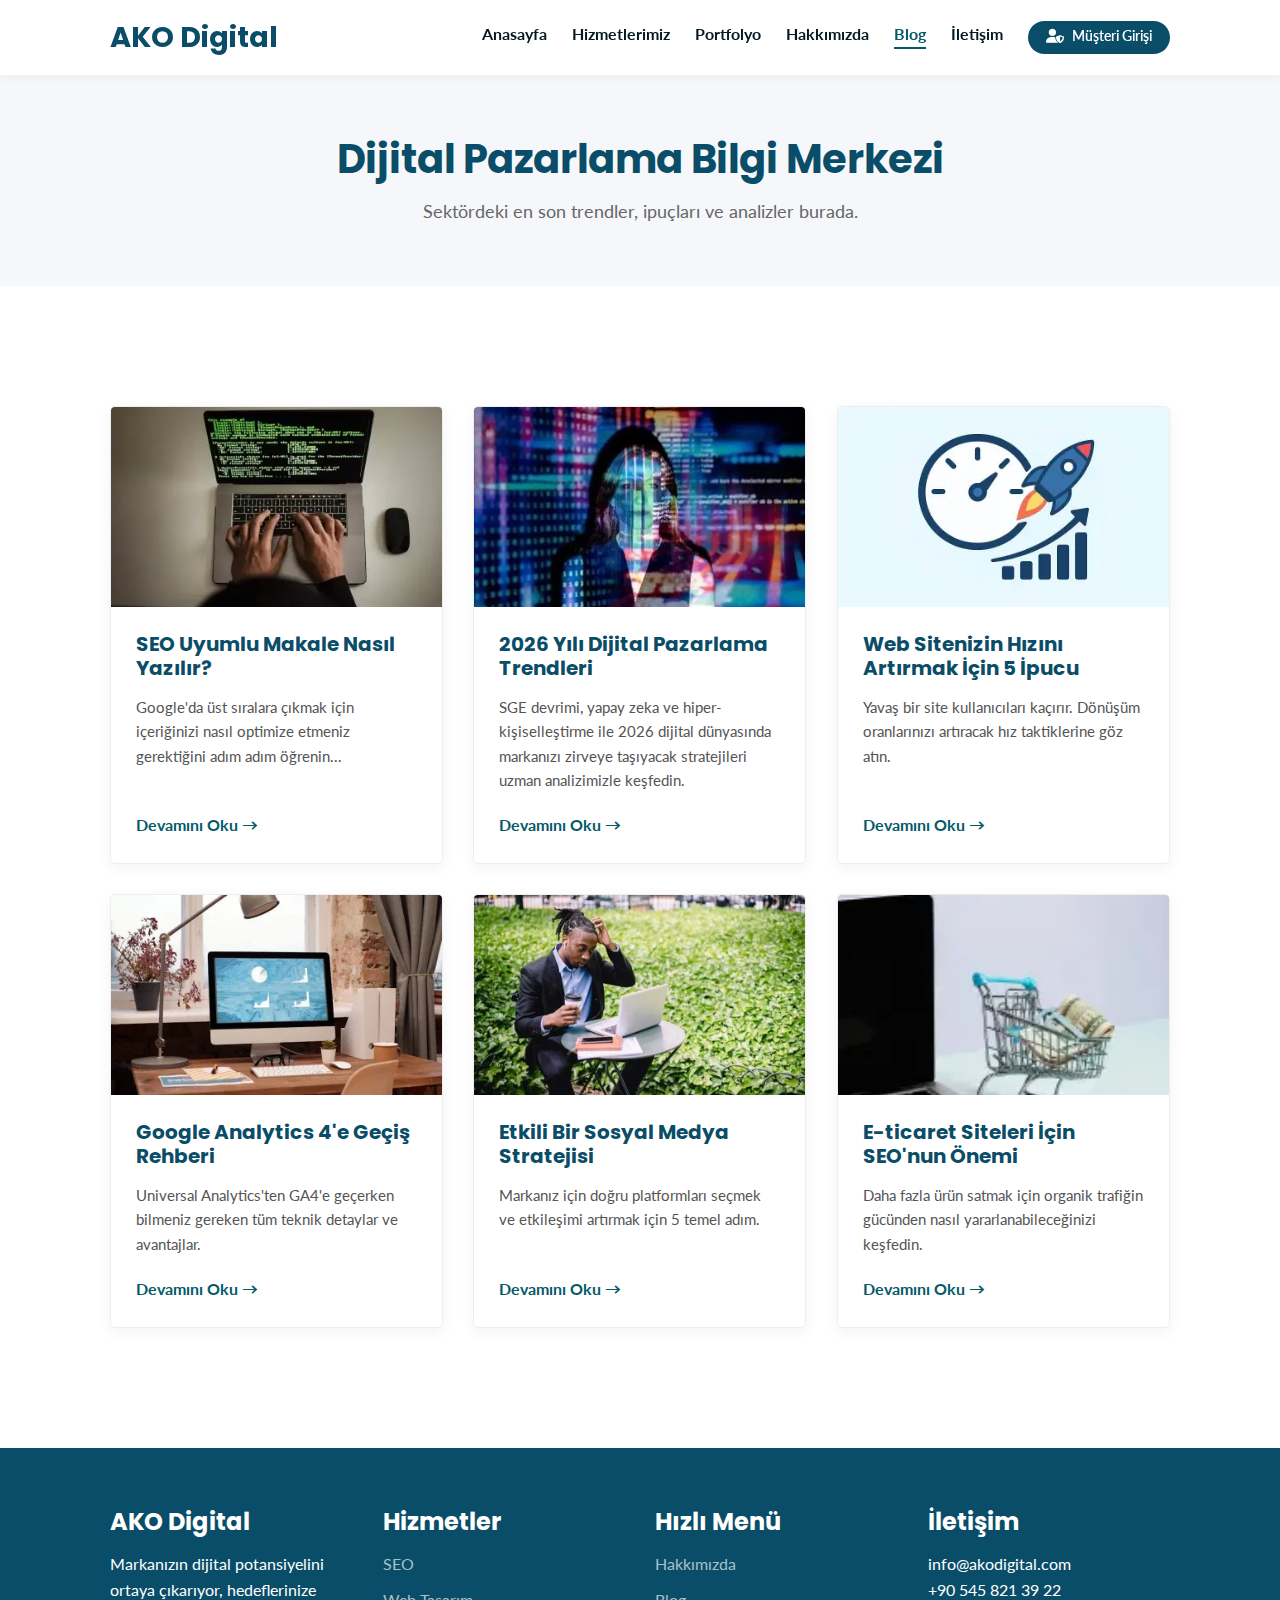
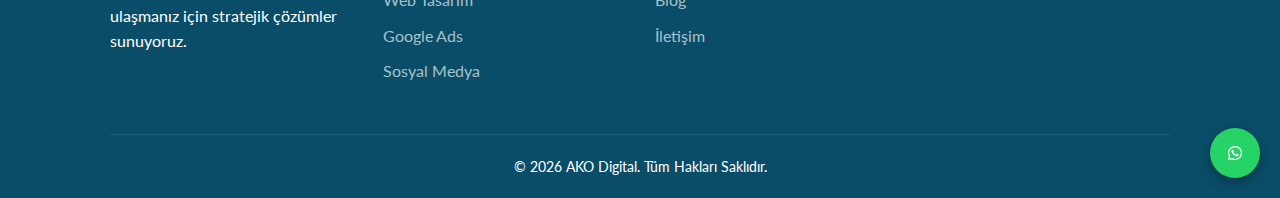
<file: blog.html>
<!DOCTYPE html>
<html lang="tr">
<head>
    <!-- 1. TEKNİK TEMEL VE DOĞRULAMA (SABİT BLOK) -->
    <meta charset="UTF-8">
    <meta name="viewport" content="width=device-width, initial-scale=1.0">
    <meta name="robots" content="index, follow">
    <meta name="google-site-verification" content="mOmVdhvxKv0FUCtOHcjoCePnQfLOz4HPdsF8BfB7fTw" />
    <meta name="author" content="AKO Digital">
    
    <!-- FAVICON SİSTEMİ -->
    <link rel="icon" type="image/png" href="images/favicon.png">
    <link rel="shortcut icon" href="images/favicon.png">

    <!-- SEO ETİKETLERİ -->
    <title>Blog | Dijital Pazarlama Bilgi Merkezi - AKO Digital</title>
    <meta name="description" content="Dijital pazarlama, SEO ve web tasarım dünyasından en son haberler, ipuçları ve stratejik analizler AKO Digital blogunda. Hemen keşfedin.">
    <link rel="canonical" href="https://www.akodijital.com/blog.html">

    <!-- PERFORMANS: LCP RESİMLERİNİ ÖNCEDEN YÜKLE (HIZ 100 İÇİN) -->
    <link rel="preload" as="image" href="images/blog-thumb-1.webp" fetchpriority="high">
    <link rel="preload" as="image" href="images/blog-thumb-2.webp">
    <link rel="preconnect" href="https://fonts.googleapis.com">
    <link rel="preconnect" href="https://fonts.gstatic.com" crossorigin>

    <!-- KRİTİK CSS (BOZULMA, PARLAMA VE ÇAKIŞMA ÖNLEYİCİ - TAM LİSTE) -->
    <style>
        :root { 
            --brand-blue: #0A4D68; 
            --accent-turquoise: #066a7a; 
            --white: #FFFFFF; 
            --dark-text: #051923; 
            --light-gray: #F5F7FA; 
        }
        body { margin:0; font-family: 'Lato', sans-serif; line-height:1.6; color:var(--dark-text); background:#fff; display:block; overflow-x:hidden; }
        
        /* NAVBAR & HEADER KESİN DİKEY HİZALAMA */
        .header { background:#fff; height:75px; position:sticky; top:0; z-index:1000; box-shadow:0 2px 10px rgba(0,0,0,0.05); display:flex; align-items:center; }
        .container { max-width:1100px; margin:0 auto; padding:0 20px; width:100%; box-sizing: border-box; }
        .navbar { display:flex; justify-content:space-between; align-items:center; width:100%; height:100%; }
        .logo { font-family: 'Poppins', sans-serif; font-size:1.8rem; color:var(--brand-blue); font-weight:700; text-decoration:none; padding-right:40px; white-space:nowrap; display:flex; align-items:center; line-height:1; }
        .nav-menu { display:flex; gap:25px; list-style:none; margin:0; padding:0; align-items:center; }
        .nav-link { font-weight:700; color:var(--dark-text); text-decoration:none; font-size:1rem; transition:0.3s; line-height:1; display:flex; align-items:center; }
        
        /* BİLGİ MERKEZİ ÜST ALAN (SİYAH YAZI ENGELLEYİCİ) */
        .page-header { background-color: var(--light-gray); padding: 70px 0; text-align: center; width: 100%; }
        .page-header h1 { color: var(--brand-blue); font-family: 'Poppins', sans-serif; font-size: 2.8rem; margin: 0; line-height: 1.2; }
        .page-header p { color: #666; font-size: 1.2rem; margin-top: 15px; }

        /* KART DENGESİ CSS (SENİN İSTEDİĞİN TAM YAPI) */
        .blog-grid { display:grid; grid-template-columns:repeat(auto-fit, minmax(320px, 1fr)); gap:30px; padding:40px 0; }
        .blog-card { background:#fff; border-radius:12px; overflow:hidden; box-shadow:0 4px 15px rgba(0,0,0,0.05); display:flex; flex-direction:column; transition:0.3s; border:1px solid #eee; }
        .blog-card:hover { transform:translateY(-5px); box-shadow:0 8px 25px rgba(0,0,0,0.1); }
        .blog-card img { width:100%; height:240px; object-fit:cover; }
        .blog-card-content { padding:25px; display:flex; flex-direction:column; flex-grow:1; }
        .blog-card-content h3 { margin:0 0 15px 0; font-size:1.25rem; color:var(--brand-blue); min-height:3rem; font-family:'Poppins', sans-serif; }
        .blog-card-content p { color:#555; font-size:0.95rem; margin-bottom:20px; flex-grow:1; }

        /* MÜŞTERİ GİRİŞİ (KİBAR MAVİ OVAL) */
        .client-login-btn { background: var(--brand-blue) !important; color: white !important; border-radius: 25px !important; padding: 8px 18px !important; font-weight: 600 !important; display: inline-flex !important; align-items: center; gap: 8px; text-decoration: none !important; font-size: 0.85rem !important; line-height: 1; transition: 0.3s; }

        /* SAĞ ALT BUTONLAR (KESİN ÇÖZÜM) */
        .floating-btn { position: fixed !important; width: 50px !important; height: 50px !important; border-radius: 50% !important; display: flex !important; align-items: center !important; justify-content: center !important; color: #fff !important; z-index: 9999 !important; text-decoration: none !important; box-shadow: 0 4px 12px rgba(0,0,0,0.3) !important; transition: 0.3s !important; }
        .whatsapp-btn { bottom: 20px !important; right: 20px !important; background-color: #25D366 !important; }
        .scroll-top-btn { bottom: 80px !important; right: 20px !important; background-color: var(--accent-turquoise) !important; visibility: hidden; opacity: 0; }
        .scroll-top-btn.visible { visibility: visible !important; opacity: 1 !important; }
        
        @media (max-width:768px) { .nav-menu { display:none; } .logo { padding-right:0; } .page-header h1 { font-size: 1.8rem; } }
    </style>

    <!-- ASENKRON STİLLER VE FONTLAR (BEST PRACTICES 100) -->
    <link rel="stylesheet" href="style.css" media="all">
    <link href="https://fonts.googleapis.com/css2?family=Poppins:wght@700&family=Lato:wght@400;700&display=swap" rel="stylesheet" media="print" onload="this.media='all'">
    <link rel="stylesheet" href="https://cdnjs.cloudflare.com/ajax/libs/font-awesome/6.5.2/css/all.min.css" media="print" onload="this.media='all'" crossorigin="anonymous" referrerpolicy="no-referrer">

    <!-- JSON-LD SCHEMA (DİJİTAL OTORİTE) -->
    <script type="application/ld+json">
    {
      "@context": "https://schema.org",
      "@type": "Blog",
      "name": "AKO Digital Blog",
      "description": "Dijital pazarlama, SEO ve web tasarım dünyasından uzman analizleri.",
      "url": "https://www.akodijital.com/blog.html",
      "publisher": {
        "@type": "Organization",
        "name": "AKO Digital",
        "logo": { "@type": "ImageObject", "url": "https://www.akodijital.com/images/ako-digital-og.jpg" }
      }
    }
    </script>
</head><body>

    <!-- Header -->
    <header class="header">
        <div class="container">
            <nav class="navbar">
                <a href="index.html" class="logo">AKO Digital</a>
                <ul class="nav-menu">
    <li class="nav-item"><a href="index.html" class="nav-link">Anasayfa</a></li>
    <li class="nav-item"><a href="hizmetlerimiz.html"class="nav-link">Hizmetlerimiz</a></li>
    <!-- YENİ EKLENDİ -->
    <li class="nav-item"><a href="portfolyo.html" class="nav-link">Portfolyo</a></li>
    <li class="nav-item"><a href="hakkimizda.html" class="nav-link">Hakkımızda</a></li>
    <li class="nav-item"><a href="blog.html" class="nav-link active" aria-current="page">Blog</a></li>
    <li class="nav-item"><a href="iletisim.html" class="nav-link">İletişim</a></li>
    <li><a href="portal.html" class="nav-link client-login-btn"><i class="fas fa-user-shield" aria-hidden="true"></i> Müşteri Girişi</a></li>
</ul>                
        <div class="hamburger"><span class="bar"></span><span class="bar"></span><span class="bar"></span></div>
            </nav>
        </div>
    </header>

    <main>
        <section class="page-header" style="text-align:center; padding:60px 0; background:var(--light-gray);">
            <div class="container">
                <h1 style="font-size:2.5rem; color:var(--brand-blue); margin:0;">Dijital Pazarlama Bilgi Merkezi</h1>
                <p style="margin-top:15px; font-size:1.1rem; color:#666;">Sektördeki en son trendler, ipuçları ve analizler burada.</p>
            </div>
        </section>

        <section class="section-padding">
            <div class="container">
                <div class="blog-grid">
                    <!-- Yazı 1 -->
<article class="blog-card">
    <img src="images/blog-thumb-1.webp" alt="AKO Digital SEO Uyumlu Makale Yazımı ve İçerik Stratejisi Rehberi" width="400" height="250" loading="lazy" style="width:100%; object-fit:cover;">
    <div class="blog-card-content">
        <h3>SEO Uyumlu Makale Nasıl Yazılır?</h3>
        <p>Google'da üst sıralara çıkmak için içeriğinizi nasıl optimize etmeniz gerektiğini adım adım öğrenin...</p>
        <a href="blog-post-1.html" class="card-link" aria-label="SEO Uyumlu Makale yazısını okumaya devam et">Devamını Oku →</a>
    </div>
</article>

<!-- Yazı 2 -->
<article class="blog-card">
    <img src="images/blog-thumb-2.webp" alt="AKO Digital 2026 Yılı Dijital Pazarlama Trendleri, SGE ve Yapay Zeka Stratejileri Analizi" width="400" height="250" loading="lazy" style="width:100%; object-fit:cover;">
    <div class="blog-card-content">
        <h3>2026 Yılı Dijital Pazarlama Trendleri</h3>
        <p>SGE devrimi, yapay zeka ve hiper-kişiselleştirme ile 2026 dijital dünyasında markanızı zirveye taşıyacak stratejileri uzman analizimizle keşfedin.</p>
        <a href="blog-post-2.html" class="card-link" aria-label="2026 Pazarlama Trendleri makalesini okumaya devam et">Devamını Oku →</a>
    </div>
</article>

<!-- Yazı 3 -->
<article class="blog-card">
    <img src="images/blog-thumb-3.webp" alt="AKO Digital Web Sitesi Hız Optimizasyonu ve Performans İpuçları" width="400" height="250" loading="lazy" style="width:100%; object-fit:cover;">
    <div class="blog-card-content">
        <h3>Web Sitenizin Hızını Artırmak İçin 5 İpucu</h3>
        <p>Yavaş bir site kullanıcıları kaçırır. Dönüşüm oranlarınızı artıracak hız taktiklerine göz atın.</p>
        <a href="blog-post-3.html" class="card-link" aria-label="Site Hızı yazısını okumaya devam et">Devamını Oku →</a>
    </div>
</article>

<!-- Yazı 4 -->
<article class="blog-card">
    <img src="images/blog-thumb-4.webp" alt="AKO Digital Google Analytics 4 GA4 Geçiş ve Teknik Kurulum Rehberi" width="400" height="250" loading="lazy" style="width:100%; object-fit:cover;">
    <div class="blog-card-content">
        <h3>Google Analytics 4'e Geçiş Rehberi</h3>
        <p>Universal Analytics'ten GA4'e geçerken bilmeniz gereken tüm teknik detaylar ve avantajlar.</p>
        <a href="blog-post-4.html" class="card-link" aria-label="GA4 Rehberini okumaya devam et">Devamını Oku →</a>
    </div>
</article>

<!-- Yazı 5 -->
<article class="blog-card">
    <img src="images/blog-thumb-5.webp" alt="AKO Digital Etkili Sosyal Medya Stratejisi ve Marka Planlama Adımları" width="400" height="250" loading="lazy" style="width:100%; object-fit:cover;">
    <div class="blog-card-content">
        <h3>Etkili Bir Sosyal Medya Stratejisi</h3>
        <p>Markanız için doğru platformları seçmek ve etkileşimi artırmak için 5 temel adım.</p>
        <a href="blog-post-5.html" class="card-link" aria-label="Sosyal Medya Stratejisi yazısını okumaya devam et">Devamını Oku →</a>
    </div>
</article>

<!-- Yazı 6 -->
<article class="blog-card">
    <img src="images/blog-thumb-6.webp" alt="AKO Digital E-ticaret SEO Stratejileri ve Online Satış Artırma Yolları" width="400" height="250" loading="lazy" style="width:100%; object-fit:cover;">
    <div class="blog-card-content">
        <h3>E-ticaret Siteleri İçin SEO'nun Önemi</h3>
        <p>Daha fazla ürün satmak için organik trafiğin gücünden nasıl yararlanabileceğinizi keşfedin.</p>
        <a href="blog-post-6.html" class="card-link" aria-label="E-ticaret SEO yazısını okumaya devam et">Devamını Oku →</a>
    </div>
</article>
                </div>
            </div>
        </section>
    </main>

    <footer class="footer">
        <div class="container">
            <div class="footer-grid">
                <div class="footer-col"><h3>AKO Digital</h3><p>Markanızın dijital potansiyelini ortaya çıkarıyor, hedeflerinize ulaşmanız için stratejik çözümler sunuyoruz.</p></div>
                <div class="footer-col"><h3>Hizmetler</h3><ul><li><a href="hizmetlerimiz.html#seo">SEO</a></li><li><a href="hizmetlerimiz.html#web">Web Tasarım</a></li><li><a href="hizmetlerimiz.html#ads">Google Ads</a></li><li><a href="hizmetlerimiz.html#social">Sosyal Medya</a></li></ul></div>
                <div class="footer-col"><h3>Hızlı Menü</h3><ul><li><a href="hakkimizda.html">Hakkımızda</a></li><li><a href="blog.html">Blog</a></li><li><a href="iletisim.html">İletişim</a></li></ul></div>
                <div class="footer-col"><h3>İletişim</h3><p>info@akodigital.com</p><p>+90 545 821 39 22</p></div>
            </div>
            <div class="footer-bottom"><p>© 2026 AKO Digital. Tüm Hakları Saklıdır.</p></div>
        </div>
    </footer>
    <!-- YENİ 

    <!-- BUTONLAR (ERİŞİLEBİLİRLİK 100 FİKSİ) -->
<a href="https://wa.me/905458213922" class="floating-btn whatsapp-btn" target="_blank" rel="noopener noreferrer" aria-label="WhatsApp üzerinden bizimle iletişime geçin">
    <i class="fab fa-whatsapp" aria-hidden="true"></i>
</a>
<a href="#" class="floating-btn scroll-top-btn" aria-label="Sayfanın en üstüne geri dön">
    <i class="fas fa-arrow-up" aria-hidden="true"></i>
</a>

    <script src="script.js" defer></script>
</body>
</html>
</file>
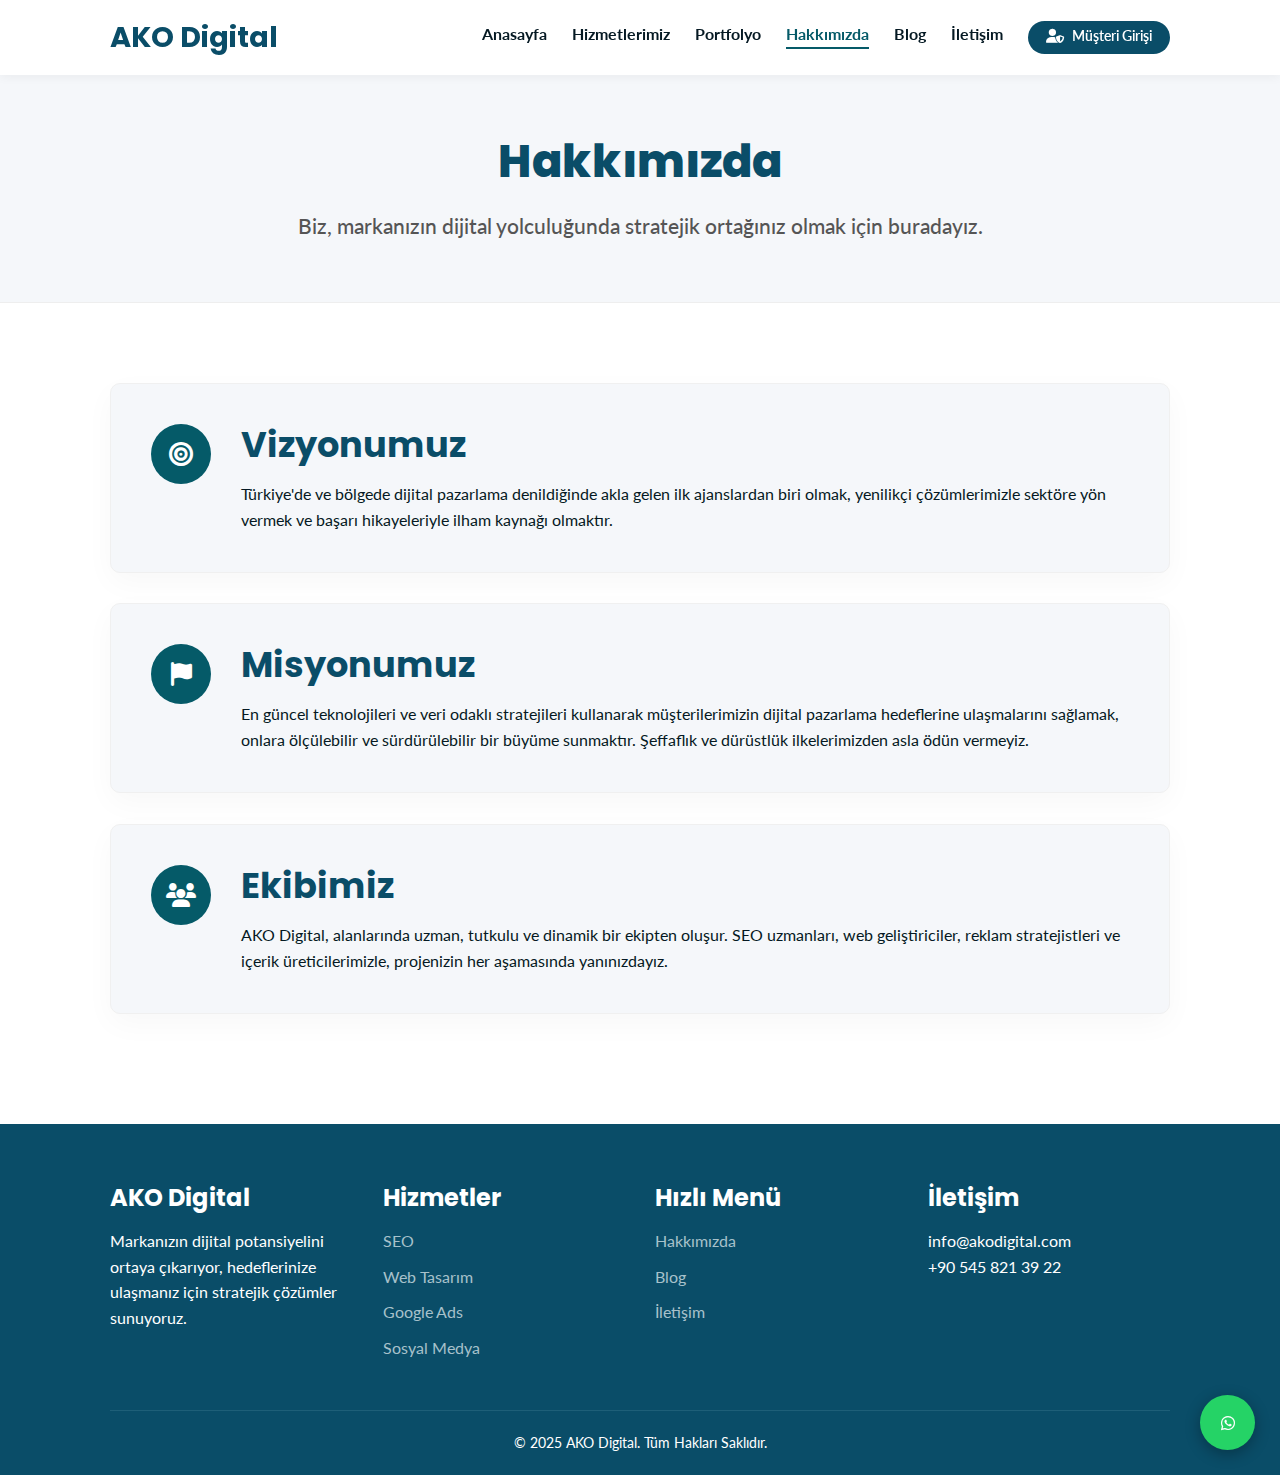
<file: hakkimizda.html>
<!DOCTYPE html>
<html lang="tr">
<head>
    <meta charset="UTF-8">
    <meta name="viewport" content="width=device-width, initial-scale=1.0">
    <meta name="robots" content="index, follow">
    <!-- Google Doğrulama Kodun -->
    <meta name="google-site-verification" content="mOmVdhvxKv0FUCtOHcjoCePnQfLOz4HPdsF8BfB7fTw" />
    <meta name="author" content="AKO Digital">

    <!-- SEO ETİKETLERİ: OTORİTE VE GÜVEN MIKNATISI -->
    <title>Hakkımızda | Veri Odaklı Dijital Pazarlama ve SEO Ajansı | AKO Digital</title>
    <meta name="description" content="İstanbul'un veri odaklı dijital pazarlama ajansı AKO Digital ile tanışın. SEO, Google Ads ve web tasarım uzmanlığımızla markanızı dijital dünyada zirveye taşıyoruz.">
    <link rel="canonical" href="https://www.akodijital.com/hakkimizda.html">

    <!-- FAVICON SİSTEMİ -->
    <link rel="icon" type="image/png" href="images/favicon.png">
    <link rel="shortcut icon" href="images/favicon.png">

    <!-- PERFORMANS: KRİTİK KAYNAK ÖNCELİKLENDİRME (HIZ 100 İÇİN) -->
    <link rel="preconnect" href="https://fonts.googleapis.com">
    <link rel="preconnect" href="https://fonts.gstatic.com" crossorigin>
    <!-- OG Görselini (logolu olan) öncelikli yükle ki marka kimliği anında oluşsun -->
    <link rel="preload" as="image" href="images/ako-digital-og.jpg" fetchpriority="high">

    <!-- GELİŞTİRİLMİŞ KRİTİK CSS (FOUC ENGELLEYİCİ VE PİKSEL KUSURSUZ NAVBAR) -->
    <style>
        :root { 
            --brand-blue: #0A4D68; 
            --accent-turquoise: #066a7a; 
            --white: #FFFFFF; 
            --dark-text: #051923; 
            --light-gray: #F5F7FA; 
        }
        body { margin:0; font-family: 'Lato', sans-serif; line-height:1.8; color:var(--dark-text); background:#fff; display:block; overflow-x:hidden; }
        
        /* HEADER & NAVBAR: DİKEY HİZALAMA VE BOŞLUK STANDARDI (75PX) */
        .header { background:#fff; height:75px; position:sticky; top:0; z-index:1000; box-shadow:0 2px 10px rgba(0,0,0,0.05); display:flex; align-items:center; }
        .container { max-width:1100px; margin:0 auto; padding:0 20px; width:100%; box-sizing: border-box; }
        .navbar { display:flex; justify-content:space-between; align-items:center; height:100%; width:100%; }
        .logo { font-family: 'Poppins', sans-serif; font-size:1.8rem; color:var(--brand-blue); font-weight:700; text-decoration:none; padding-right:40px; white-space:nowrap; display:flex; align-items:center; line-height:1; }
        .nav-menu { display:flex; gap:25px; list-style:none; margin:0; padding:0; align-items:center; }
        .nav-link { font-weight:700; color:var(--dark-text); text-decoration:none; font-size:1rem; transition:0.3s; line-height:1; display:flex; align-items:center; }
        
        /* PAGE HEADER (SİYAH YAZI PARLAMASI ENGELLEYİCİ) */
        .page-header { background-color: var(--light-gray); padding: 70px 0; text-align: center; width: 100%; border-bottom: 1px solid #eee; }
        .page-header h1 { color: var(--brand-blue); font-family: 'Poppins', sans-serif; font-size: 2.8rem; margin: 0; line-height: 1.2; font-weight: 800; }
        .lead { font-size: 1.3rem; color: #555; margin-top: 20px; max-width: 800px; margin-left: auto; margin-right: auto; font-weight: 500; }

        /* INFO BOX (SARKMA ÖNLEYİCİ) */
        .info-box { display: flex; align-items: center; gap: 40px; background: #fff; padding: 45px; border-radius: 20px; margin-bottom: 40px; box-shadow: 0 10px 30px rgba(0,0,0,0.03); border: 1px solid #f0f0f0; transition: 0.4s; }
        .info-icon { flex-shrink: 0; width: 80px; height: 80px; background: var(--brand-blue); color: #fff; border-radius: 50%; display: flex; align-items: center; justify-content: center; font-size: 35px; }

        /* BUTONLAR (ÇAKIŞMA ÇÖZÜMÜ) */
        .floating-btn { position:fixed!important; width:55px!important; height:55px!important; border-radius:50%!important; display:flex!important; align-items:center!important; justify-content:center!important; color:#fff!important; z-index:9999!important; text-decoration:none!important; box-shadow:0 4px 15px rgba(0,0,0,0.3)!important; transition:0.3s!important; }
        .whatsapp-btn { bottom:25px!important; right:25px!important; background-color:#25D366!important; }
        .scroll-top-btn { bottom:95px!important; right:25px!important; background-color:var(--brand-blue)!important; visibility:hidden; opacity:0; transition: 0.3s; }
        .scroll-top-btn.visible { visibility:visible!important; opacity:1!important; }

        @media (max-width:768px) { .nav-menu { display:none; } .page-header h1 { font-size: 2rem; } .info-box { flex-direction: column; text-align: center; } .logo { padding-right:0; } }
    </style>

    <!-- ASENKRON KAYNAKLAR (BEST PRACTICES 100) -->
    <link rel="stylesheet" href="style.css" media="all">
    <link href="https://fonts.googleapis.com/css2?family=Poppins:wght@700;800&family=Lato:wght@400;700&display=swap" rel="stylesheet" media="all">
    <link rel="stylesheet" href="https://cdnjs.cloudflare.com/ajax/libs/font-awesome/6.5.2/css/all.min.css" media="print" onload="this.media='all'" crossorigin="anonymous" referrerpolicy="no-referrer">

    <!-- SOSYAL MEDYA (Open Graph & Twitter) -->
    <meta property="og:locale" content="tr_TR">
    <meta property="og:type" content="website">
    <meta property="og:title" content="AKO Digital - Biz Kimiz? | Veri Odaklı Strateji Ajansı">
    <meta property="og:description" content="Dijitalin geleceğini verilerle inşa ediyoruz. AKO Digital vizyonu ve uzman kadrosuyla tanışın.">
    <meta property="og:url" content="https://www.akodijital.com/hakkimizda.html">
    <meta property="og:site_name" content="AKO Digital">
    <meta property="og:image" content="https://www.akodijital.com/images/ako-digital-og.jpg">
    <meta name="twitter:card" content="summary_large_image">

    <!-- DEVASA JSON-LD SCHEMA: MARKA OTORİTESİNİ MÜHÜRLEYEN YAPI -->
    <script type="application/ld+json">
    {
      "@context": "https://schema.org",
      "@graph": [
        {
          "@type": "Organization",
          "name": "AKO Digital",
          "url": "https://www.akodijital.com",
          "logo": "https://www.akodijital.com/images/ako-digital-og.jpg",
          "sameAs": [
            "https://www.instagram.com/akodijital",
            "https://www.linkedin.com/company/akodijital"
          ]
        },
        {
          "@type": "AboutPage",
          "name": "Hakkımızda | AKO Digital",
          "description": "AKO Digital'in vizyonu, misyonu ve dijital pazarlama alanındaki uzmanlık hikayesi."
        }
      ]
    }
    </script>
</head>
<body>

    <!-- Header -->
    <header class="header">
        <div class="container">
            <nav class="navbar">
                <a href="index.html" class="logo">AKO Digital</a>
                <ul class="nav-menu">
    <li class="nav-item"><a href="index.html" class="nav-link">Anasayfa</a></li>
    <li class="nav-item"><a href="hizmetlerimiz.html" class="nav-link">Hizmetlerimiz</a></li>
    <!-- YENİ EKLENDİ -->
    <li class="nav-item"><a href="portfolyo.html" class="nav-link">Portfolyo</a></li>
    <li class="nav-item"><a href="hakkimizda.html" class="nav-link active">Hakkımızda</a></li>
    <li class="nav-item"><a href="blog.html" class="nav-link">Blog</a></li>
    <li class="nav-item"><a href="iletisim.html" class="nav-link">İletişim</a></li>
   <li><a href="portal.html" class="nav-link client-login-btn"><i class="fas fa-user-shield" aria-hidden="true"></i> Müşteri Girişi</a></li>
</ul>               
       <div class="hamburger"><span class="bar"></span><span class="bar"></span><span class="bar"></span></div>
            </nav>
        </div>
    </header>

    <main>
        <section class="page-header">
        <div class="container">
            <h1>Hakkımızda</h1>
            <p class="lead">Biz, markanızın dijital yolculuğunda stratejik ortağınız olmak için buradayız.</p>
        </div>
    </section>

        <section class="section-padding">
            <div class="container content-section">

                <!-- DEĞİŞİKLİK BURADA BAŞLIYOR -->

                <div class="info-box">
                    <div class="info-icon">
                        <i class="fa-solid fa-bullseye"></i> <!-- Vizyon İkonu -->
                    </div>
                    <div class="info-text">
                        <h2>Vizyonumuz</h2>
                        <p>Türkiye'de ve bölgede dijital pazarlama denildiğinde akla gelen ilk ajanslardan biri olmak, yenilikçi çözümlerimizle sektöre yön vermek ve başarı hikayeleriyle ilham kaynağı olmaktır.</p>
                    </div>
                </div>

                <div class="info-box">
                    <div class="info-icon">
                        <i class="fa-solid fa-flag"></i> <!-- Misyon İkonu -->
                    </div>
                    <div class="info-text">
                        <h2>Misyonumuz</h2>
                        <p>En güncel teknolojileri ve veri odaklı stratejileri kullanarak müşterilerimizin dijital pazarlama hedeflerine ulaşmalarını sağlamak, onlara ölçülebilir ve sürdürülebilir bir büyüme sunmaktır. Şeffaflık ve dürüstlük ilkelerimizden asla ödün vermeyiz.</p>
                    </div>
                </div>

                <div class="info-box">
                    <div class="info-icon">
                        <i class="fa-solid fa-users"></i> <!-- Ekibimiz İkonu -->
                    </div>
                    <div class="info-text">
                        <h2>Ekibimiz</h2>
                        <p>AKO Digital, alanlarında uzman, tutkulu ve dinamik bir ekipten oluşur. SEO uzmanları, web geliştiriciler, reklam stratejistleri ve içerik üreticilerimizle, projenizin her aşamasında yanınızdayız.</p>
                    </div>
                </div>

                 <!-- DEĞİŞİKLİK BURADA BİTİYOR -->

            </div>
        </section>
    </main>

    <!-- Footer -->
    <footer class="footer">
        <div class="container">
            <div class="footer-grid">
                <div class="footer-col"><h3>AKO Digital</h3><p>Markanızın dijital potansiyelini ortaya çıkarıyor, hedeflerinize ulaşmanız için stratejik çözümler sunuyoruz.</p></div>
                <div class="footer-col"><h3>Hizmetler</h3><ul><li><a href="hizmetlerimiz.html#seo">SEO</a></li><li><a href="hizmetlerimiz.html#web">Web Tasarım</a></li><li><a href="hizmetlerimiz.html#ads">Google Ads</a></li><li><a href="hizmetlerimiz.html#social">Sosyal Medya</a></li></ul></div>
                <div class="footer-col"><h3>Hızlı Menü</h3><ul><li><a href="hakkimizda.html">Hakkımızda</a></li><li><a href="blog.html">Blog</a></li><li><a href="iletisim.html">İletişim</a></li></ul></div>
                <div class="footer-col"><h3>İletişim</h3><p>info@akodigital.com</p><p>+90 545 821 39 22</p></div>
            </div>
            <div class="footer-bottom"><p>© 2025 AKO Digital. Tüm Hakları Saklıdır.</p></div>
        </div>
    </footer>
<!-- YENİ EKLENEN BUTONLAR -->
    <a href="https://wa.me/905458213922" class="floating-btn whatsapp-btn" target="_blank"><i class="fab fa-whatsapp"></i></a>
    <a href="#" class="floating-btn scroll-top-btn"><i class="fas fa-arrow-up"></i></a>
    <script src="script.js"></script>
</body>
</html>
</file>
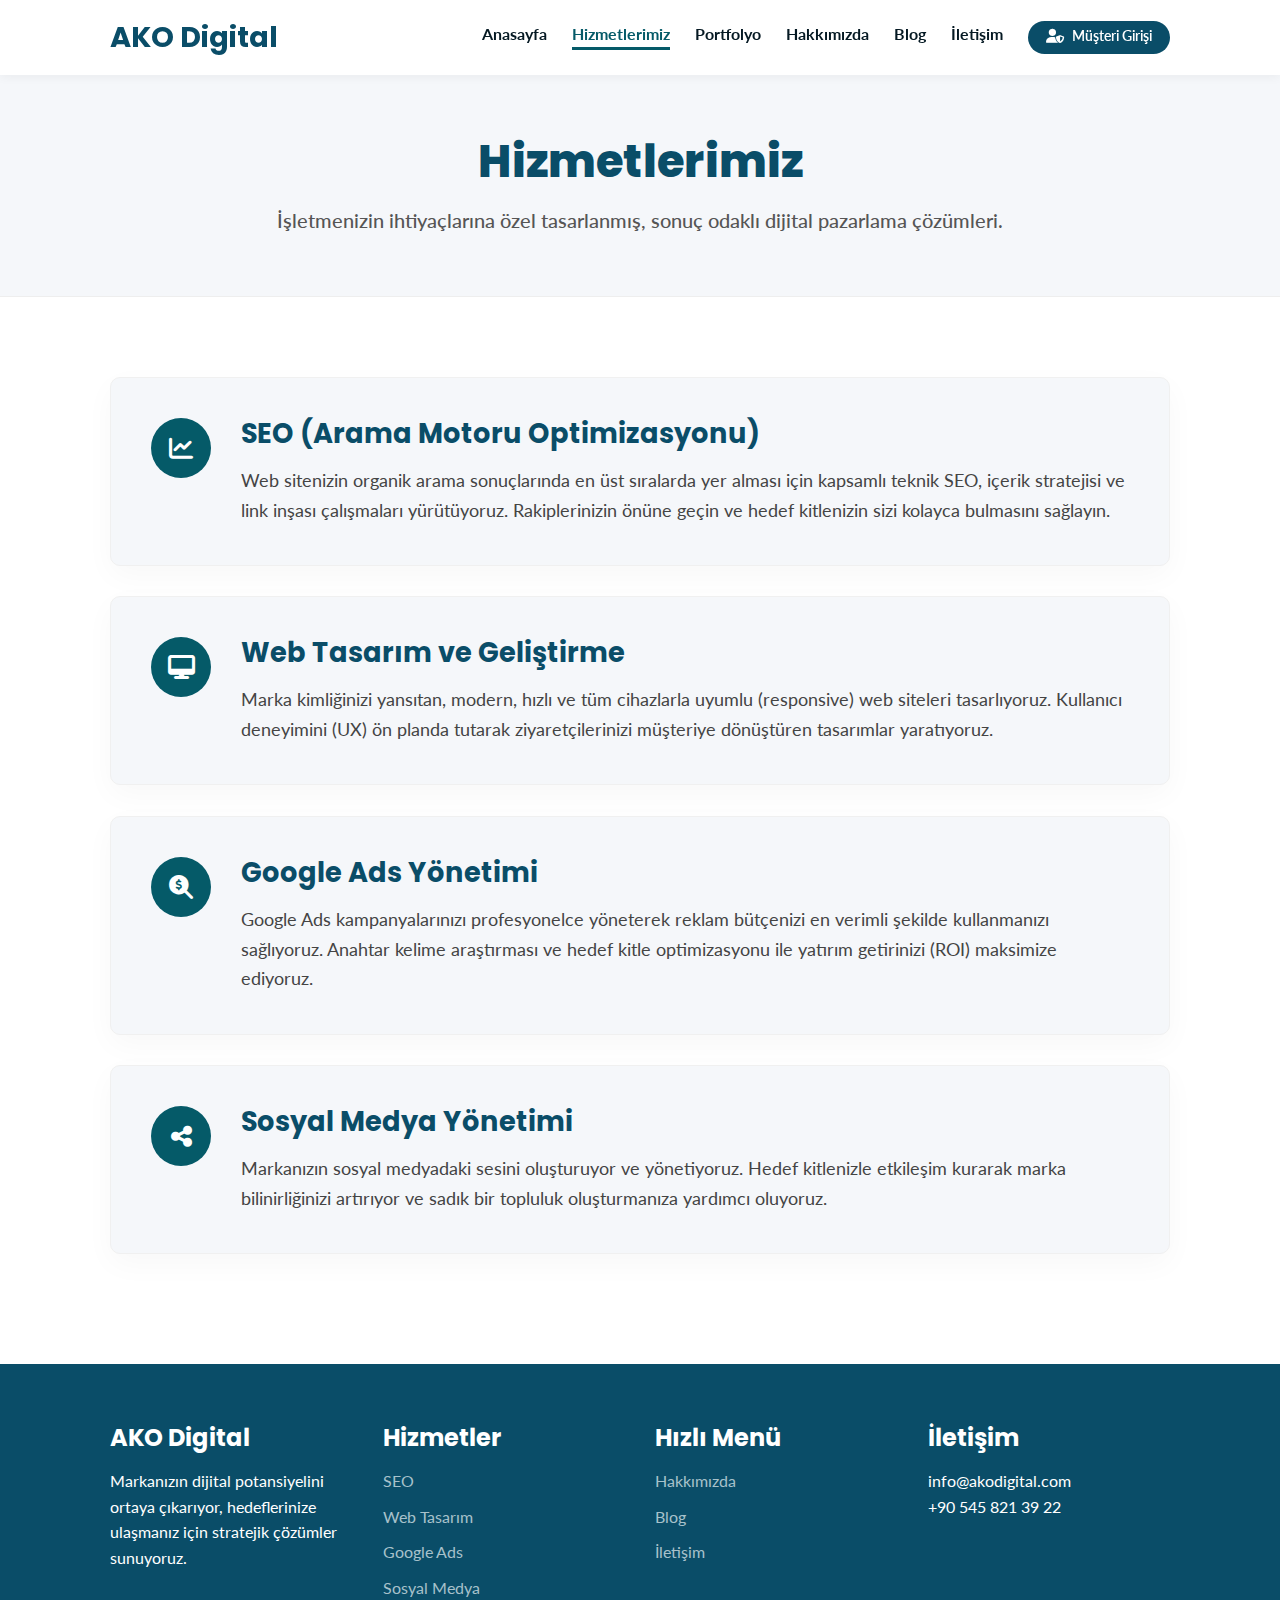
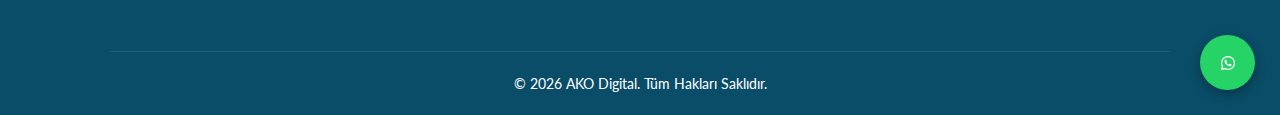
<file: hizmetlerimiz.html>
<!DOCTYPE html>
<html lang="tr">
<head>
    <meta charset="UTF-8">
    <meta name="viewport" content="width=device-width, initial-scale=1.0">
    <meta name="robots" content="index, follow">
    <meta name="google-site-verification" content="mOmVdhvxKv0FUCtOHcjoCePnQfLOz4HPdsF8BfB7fTw" />
    <meta name="author" content="AKO Digital">
    
    <!-- SEO ETİKETLERİ -->
    <title>Dijital Pazarlama Hizmetlerimiz | SEO, Web Tasarım ve Ads | AKO Digital</title>
    <meta name="description" content="İşletmenizi dijitalin zirvesine taşıyacak profesyonel çözümler: Teknik SEO, dönüşüm odaklı web tasarım ve performanslı Google Ads yönetimi. Hemen inceleyin.">
    <link rel="canonical" href="https://www.akodijital.com/hizmetlerimiz.html">

    <!-- FAVICON -->
    <link rel="icon" type="image/png" href="images/favicon.png">
    <link rel="shortcut icon" href="images/favicon.png">

    <!-- PERFORMANS: KRİTİK KAYNAKLAR -->
    <link rel="preconnect" href="https://fonts.googleapis.com">
    <link rel="preconnect" href="https://fonts.gstatic.com" crossorigin>

    <!-- GELİŞTİRİLMİŞ KRİTİK CSS (FOUC, SARKMA VE NAVBAR FİKSİ) -->
    <style>
        :root { 
            --brand-blue: #0A4D68; 
            --accent-turquoise: #066a7a; 
            --white: #FFFFFF; 
            --dark-text: #051923; 
            --light-gray: #F5F7FA; 
        }
        body { margin:0; font-family: sans-serif; line-height:1.6; color:var(--dark-text); background:#fff; display:block; overflow-x:hidden; }
        
        /* NAVBAR & HEADER: 75PX STANDARDI VE DİKEY MERKEZLEME */
        .header { background:#fff; height:75px; position:sticky; top:0; z-index:1000; box-shadow:0 2px 10px rgba(0,0,0,0.05); display:flex; align-items:center; }
        .container { max-width:1100px; margin:0 auto; padding:0 20px; width:100%; box-sizing: border-box; }
        .navbar { display:flex; justify-content:space-between; align-items:center; width:100%; height:100%; }
        .logo { font-family: 'Poppins', sans-serif; font-size:1.8rem; color:var(--brand-blue); font-weight:700; text-decoration:none; padding-right:40px; white-space:nowrap; display:flex; align-items:center; line-height:1; }
        
        .nav-menu { display:flex; gap:25px; list-style:none; margin:0; padding:0; align-items:center; }
        .nav-link { font-weight:700; color:var(--dark-text); text-decoration:none; font-size:1rem; transition:0.3s; line-height:1; display:flex; align-items:center; border-bottom: 3px solid transparent !important; }
        .nav-link:hover, .nav-link.active { color:var(--accent-turquoise); border-bottom-color: var(--accent-turquoise) !important; }
        
        /* PAGE HEADER (SİYAH YAZI ENGELLEYİCİ) */
        .page-header { background-color: var(--light-gray); padding: 60px 0; text-align: center; width: 100%; border-bottom: 1px solid #eee; }
        .page-header h1 { color: var(--brand-blue); font-family: 'Poppins', sans-serif; font-size: 2.8rem; margin: 0; line-height: 1.2; font-weight: 800; }
        .lead-text { font-size: 1.25rem; color: #555; margin-top: 15px; font-weight: 500; }

        /* HİZMET KUTULARI (SARKMA ÖNLEYİCİ VE DİKEY HİZALAMA) */
        .section-padding { padding: 80px 0; }
        .info-box { display: flex; align-items: center; gap: 35px; background: #fff; padding: 45px; border-radius: 20px; margin-bottom: 35px; box-shadow: 0 10px 30px rgba(0,0,0,0.03); border: 1px solid #f0f0f0; transition: 0.4s; }
        .info-box:hover { transform: translateY(-5px); border-color: var(--accent-turquoise); box-shadow: 0 15px 40px rgba(0,0,0,0.08); }
        .info-icon { flex-shrink: 0; width: 75px; height: 75px; background: var(--brand-blue); color: #fff; border-radius: 50%; display: flex; align-items: center; justify-content: center; font-size: 32px; }
        .info-text h2 { margin: 0 0 12px 0; color: var(--brand-blue); font-family: 'Poppins', sans-serif; font-size: 1.7rem; }
        .info-text p { margin: 0; font-size: 1.1rem; color: #444; line-height: 1.7; }

        /* BUTONLAR */
        .floating-btn { position: fixed !important; width: 55px !important; height: 55px !important; border-radius: 50% !important; display: flex !important; align-items: center !important; justify-content: center !important; color: #fff !important; z-index: 9999 !important; text-decoration: none !important; box-shadow: 0 4px 12px rgba(0,0,0,0.3) !important; transition: 0.3s !important; }
        .whatsapp-btn { bottom: 25px !important; right: 25px !important; background-color: #25D366 !important; }
        .scroll-top-btn { bottom: 95px !important; right: 25px !important; background-color: var(--brand-blue) !important; visibility: hidden; opacity: 0; }
        .scroll-top-btn.visible { visibility: visible !important; opacity: 1 !important; }
        
        @media (max-width:768px) { .nav-menu { display:none; } .logo { padding-right:0; } .info-box { flex-direction: column; text-align: center; padding: 35px 25px; } .page-header h1 { font-size: 2.2rem; } }
    </style>

    <!-- ASENKRON KAYNAKLAR -->
    <link rel="stylesheet" href="style.css" media="all">
    <link href="https://fonts.googleapis.com/css2?family=Poppins:wght@700;800&family=Lato:wght@400;700&display=swap" rel="stylesheet" media="all">
    <link rel="stylesheet" href="https://cdnjs.cloudflare.com/ajax/libs/font-awesome/6.5.2/css/all.min.css" media="print" onload="this.media='all'" crossorigin="anonymous" referrerpolicy="no-referrer">

    <!-- JSON-LD SCHEMA -->
    <script type="application/ld+json">
    {
      "@context": "https://schema.org",
      "@type": "Service",
      "serviceType": "Dijital Pazarlama",
      "provider": { "@type": "ProfessionalService", "name": "AKO Digital" },
      "areaServed": { "@type": "Country", "name": "TR" }
    }
    </script>
</head>
<body>

    <!-- Header -->
    <header class="header">
        <div class="container">
            <nav class="navbar">
                <a href="index.html" class="logo">AKO Digital</a>
                <ul class="nav-menu">
    <li class="nav-item"><a href="index.html" class="nav-link">Anasayfa</a></li>
    <li class="nav-item"><a href="hizmetlerimiz.html" class="nav-link active" aria-current="page">Hizmetlerimiz</a></li>
    <!-- YENİ EKLENDİ -->
    <li class="nav-item"><a href="portfolyo.html" class="nav-link">Portfolyo</a></li>
    <li class="nav-item"><a href="hakkimizda.html" class="nav-link">Hakkımızda</a></li>
    <li class="nav-item"><a href="blog.html" class="nav-link">Blog</a></li>
    <li class="nav-item"><a href="iletisim.html" class="nav-link">İletişim</a></li>
    <li><a href="portal.html" class="nav-link client-login-btn"><i class="fas fa-user-shield" aria-hidden="true"></i> Müşteri Girişi</a></li>
</ul>               
     <div class="hamburger"><span class="bar"></span><span class="bar"></span><span class="bar"></span></div>
            </nav>
        </div>
    </header>

    <main>
        <section class="page-header">
            <div class="container">
                <h1>Hizmetlerimiz</h1>
                <p class="lead-text">İşletmenizin ihtiyaçlarına özel tasarlanmış, sonuç odaklı dijital pazarlama çözümleri.</p>
            </div>
        </section>

        <section class="section-padding">
            <div class="container">
                <!-- SEO -->
                <div class="info-box" id="seo">
                    <div class="info-icon"><i class="fa-solid fa-chart-line" aria-hidden="true"></i></div>
                    <div class="info-text">
                        <h2>SEO (Arama Motoru Optimizasyonu)</h2>
                        <p>Web sitenizin organik arama sonuçlarında en üst sıralarda yer alması için kapsamlı teknik SEO, içerik stratejisi ve link inşası çalışmaları yürütüyoruz. Rakiplerinizin önüne geçin ve hedef kitlenizin sizi kolayca bulmasını sağlayın.</p>
                    </div>
                </div>
                
                <!-- WEB -->
                <div class="info-box" id="web">
                    <div class="info-icon"><i class="fa-solid fa-desktop" aria-hidden="true"></i></div>
                    <div class="info-text">
                        <h2>Web Tasarım ve Geliştirme</h2>
                        <p>Marka kimliğinizi yansıtan, modern, hızlı ve tüm cihazlarla uyumlu (responsive) web siteleri tasarlıyoruz. Kullanıcı deneyimini (UX) ön planda tutarak ziyaretçilerinizi müşteriye dönüştüren tasarımlar yaratıyoruz.</p>
                    </div>
                </div>

                <!-- ADS -->
                <div class="info-box" id="ads">
                    <div class="info-icon"><i class="fa-solid fa-magnifying-glass-dollar" aria-hidden="true"></i></div>
                    <div class="info-text">
                        <h2>Google Ads Yönetimi</h2>
                        <p>Google Ads kampanyalarınızı profesyonelce yöneterek reklam bütçenizi en verimli şekilde kullanmanızı sağlıyoruz. Anahtar kelime araştırması ve hedef kitle optimizasyonu ile yatırım getirinizi (ROI) maksimize ediyoruz.</p>
                    </div>
                </div>

                <!-- SOCIAL -->
                <div class="info-box" id="social">
                    <div class="info-icon"><i class="fa-solid fa-share-nodes" aria-hidden="true"></i></div>
                    <div class="info-text">
                        <h2>Sosyal Medya Yönetimi</h2>
                        <p>Markanızın sosyal medyadaki sesini oluşturuyor ve yönetiyoruz. Hedef kitlenizle etkileşim kurarak marka bilinirliğinizi artırıyor ve sadık bir topluluk oluşturmanıza yardımcı oluyoruz.</p>
                    </div>
                </div>
            </div>
        </section>
    </main>

    <footer class="footer">
        <div class="container">
            <div class="footer-grid">
                <div class="footer-col"><h3>AKO Digital</h3><p>Markanızın dijital potansiyelini ortaya çıkarıyor, hedeflerinize ulaşmanız için stratejik çözümler sunuyoruz.</p></div>
                <div class="footer-col"><h3>Hizmetler</h3><ul><li><a href="hizmetlerimiz.html#seo">SEO</a></li><li><a href="hizmetlerimiz.html#web">Web Tasarım</a></li><li><a href="hizmetlerimiz.html#ads">Google Ads</a></li><li><a href="hizmetlerimiz.html#social">Sosyal Medya</a></li></ul></div>
                <div class="footer-col"><h3>Hızlı Menü</h3><ul><li><a href="hakkimizda.html">Hakkımızda</a></li><li><a href="blog.html">Blog</a></li><li><a href="iletisim.html">İletişim</a></li></ul></div>
                <div class="footer-col"><h3>İletişim</h3><p>info@akodigital.com</p><p>+90 545 821 39 22</p></div>
            </div>
            <div class="footer-bottom"><p>© 2026 AKO Digital. Tüm Hakları Saklıdır.</p></div>
        </div>
    </footer>

    <!-- BUTONLAR (KUSURSUZ ERİŞİLEBİLİRLİK) -->
    <a href="https://wa.me/905458213922" class="floating-btn whatsapp-btn" target="_blank" rel="noopener noreferrer" aria-label="WhatsApp üzerinden bizimle iletişime geçin">
        <i class="fab fa-whatsapp" aria-hidden="true"></i>
    </a>
    <a href="#" class="floating-btn scroll-top-btn" aria-label="Sayfanın başına dön">
        <i class="fas fa-arrow-up" aria-hidden="true"></i>
    </a>

    <script src="script.js" defer></script>
</body>
</html>
</file>
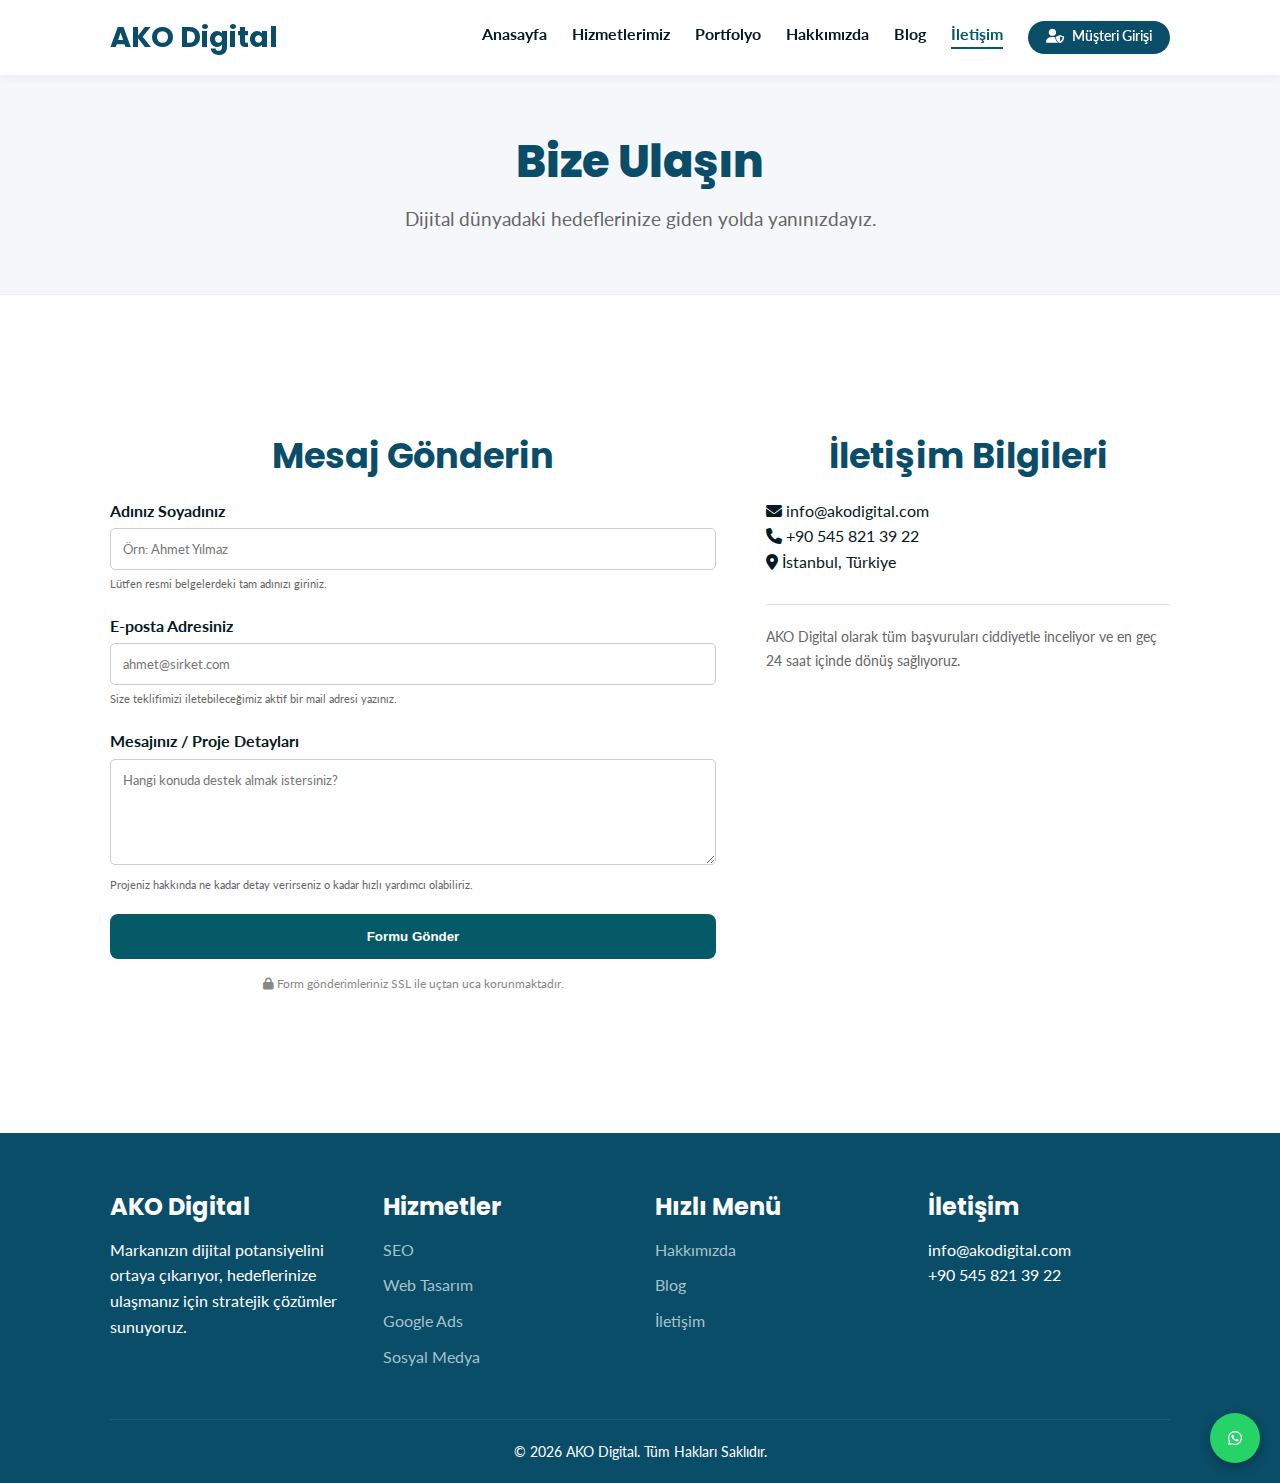
<file: iletisim.html>
<!DOCTYPE html>
<html lang="tr">
<head>
    <!-- 1. TEKNİK TEMEL VE DOĞRULAMA (SABİT BLOK) -->
    <meta charset="UTF-8">
    <meta name="viewport" content="width=device-width, initial-scale=1.0">
    <meta name="robots" content="index, follow">
    <meta name="google-site-verification" content="mOmVdhvxKv0FUCtOHcjoCePnQfLOz4HPdsF8BfB7fTw" />
    <meta name="author" content="AKO Digital">
    
    <!-- FAVICON SİSTEMİ -->
    <link rel="icon" type="image/png" href="images/favicon.png">
    <link rel="shortcut icon" href="images/favicon.png">

    <!-- SEO ETİKETLERİ: GÜVEN VE DÖNÜŞÜM ODAKLI -->
    <title>İletişim | Ücretsiz SEO Analizi ve Teklif Alın - AKO Digital</title>
    <meta name="description" content="Dijital projenizi AKO Digital ile büyütün. Ücretsiz SEO analizi ve stratejik dijital pazarlama teklifi almak için bizimle iletişime geçin. 24 saat içinde dönüş garantisi.">
    <link rel="canonical" href="https://www.akodijital.com/iletisim.html">

    <!-- PERFORMANS: LCP GÖRSELİ ÖN YÜKLEME (HIZ 100 İÇİN) -->
    <link rel="preload" as="image" href="images/hero-background.webp" fetchpriority="high">
    <link rel="preconnect" href="https://fonts.googleapis.com">
    <link rel="preconnect" href="https://fonts.gstatic.com" crossorigin>

    <!-- GELİŞTİRİLMİŞ KRİTİK CSS (BOZULMA, SİYAH YAZI VE NAVBAR FİKSİ) -->
    <style>
        :root { 
            --brand-blue: #0A4D68; 
            --accent-turquoise: #066a7a; 
            --white: #FFFFFF; 
            --dark-text: #051923; 
            --light-gray: #F5F7FA; 
        }
        /* Sayfa boyanmadan önce devreye giren kurallar */
        body { margin:0; font-family: 'Lato', sans-serif; line-height:1.6; color:var(--dark-text); background:#fff; display:block; overflow-x:hidden; }
        
        /* NAVBAR & HEADER: 75PX STANDARDI */
        .header { background:#fff; height:75px; position:sticky; top:0; z-index:1000; box-shadow:0 2px 10px rgba(0,0,0,0.05); display:flex; align-items:center; }
        .container { max-width:1100px; margin:0 auto; padding:0 20px; width:100%; box-sizing: border-box; }
        .navbar { display:flex; justify-content:space-between; align-items:center; width:100%; height:100%; }
        .logo { font-family: 'Poppins', sans-serif; font-size:1.8rem; color:var(--brand-blue); font-weight:700; text-decoration:none; padding-right:40px; white-space:nowrap; display:flex; align-items:center; line-height:1; }
        .nav-menu { display:flex; gap:25px; list-style:none; margin:0; padding:0; align-items:center; }
        .nav-link { font-weight:700; color:var(--dark-text); text-decoration:none; font-size:1rem; transition:0.3s; line-height:1; display:flex; align-items:center; }
        
        /* PAGE HEADER (SİYAH YAZI/FOUC ENGELLEYİCİ) */
        .page-header { background-color: var(--light-gray); padding: 60px 0; text-align: center; width: 100%; border-bottom: 1px solid #eee; }
        .page-header h1 { color: var(--brand-blue); font-family: 'Poppins', sans-serif; font-size: 2.8rem; margin: 0; line-height: 1.2; font-weight: 800; }
        .page-header p { color: #555; font-size: 1.25rem; margin-top: 15px; }

        /* FORM GRİD YAPISI (SARKMA ÖNLEYİCİ) */
        .contact-grid { display: grid; grid-template-columns: 1.2fr 0.8fr; gap: 50px; padding: 60px 0; }
        
        /* BUTONLARIN ÇAKIŞMASINI ÖNLEYEN KOD */
        .floating-btn { position: fixed !important; width: 50px !important; height: 50px !important; border-radius: 50% !important; display: flex !important; align-items: center !important; justify-content: center !important; color: #fff !important; z-index: 9999 !important; text-decoration: none !important; box-shadow: 0 4px 12px rgba(0,0,0,0.3) !important; transition: 0.3s !important; }
        .whatsapp-btn { bottom: 20px !important; right: 20px !important; background-color: #25D366 !important; }
        .scroll-top-btn { bottom: 80px !important; right: 20px !important; background-color: var(--accent-turquoise) !important; visibility: hidden; opacity: 0; }
        
        @media (max-width:768px) { .nav-menu { display:none; } .logo { padding-right:0; } .contact-grid { grid-template-columns: 1fr; } .page-header h1 { font-size: 2.2rem; } }
    </style>

    <!-- ASENKRON STİLLER VE FONTLAR (BEST PRACTICES 100) -->
    <link rel="stylesheet" href="style.css" media="all">
    <link href="https://fonts.googleapis.com/css2?family=Poppins:wght@700;800&family=Lato:wght@400;700&display=swap" rel="stylesheet" media="print" onload="this.media='all'">
    <link rel="stylesheet" href="https://cdnjs.cloudflare.com/ajax/libs/font-awesome/6.5.2/css/all.min.css" media="print" onload="this.media='all'" crossorigin="anonymous" referrerpolicy="no-referrer">

    <!-- JSON-LD SCHEMA: İLETİŞİM SAYFASI OTORİTESİ -->
    <script type="application/ld+json">
    {
      "@context": "https://schema.org",
      "@type": "ContactPage",
      "name": "AKO Digital İletişim ve Teklif Formu",
      "description": "Projeleriniz için AKO Digital ekibiyle iletişime geçin ve ücretsiz SEO analizi talep edin.",
      "url": "https://www.akodijital.com/iletisim.html",
      "mainEntity": {
        "@type": "ProfessionalService",
        "name": "AKO Digital",
        "image": "https://www.akodijital.com/images/ako-digital-og.jpg",
        "telephone": "+90-545-821-39-22",
        "email": "info@akodigital.com",
        "address": {
          "@type": "PostalAddress",
          "streetAddress": "İstanbul, Türkiye",
          "addressLocality": "İstanbul",
          "addressCountry": "TR"
        }
      }
    }
    </script>
</head>
<body>

     <!-- Header -->
    <header class="header">
        <div class="container">
            <nav class="navbar">
                <a href="index.html" class="logo">AKO Digital</a>
                <ul class="nav-menu">
    <li class="nav-item"><a href="index.html" class="nav-link">Anasayfa</a></li>
    <li class="nav-item"><a href="hizmetlerimiz.html"class="nav-link">Hizmetlerimiz</a></li>
    <!-- YENİ EKLENDİ -->
    <li class="nav-item"><a href="portfolyo.html" class="nav-link">Portfolyo</a></li>
    <li class="nav-item"><a href="hakkimizda.html" class="nav-link">Hakkımızda</a></li>
    <li class="nav-item"><a href="blog.html" class="nav-link">Blog</a></li>
    <li class="nav-item"><a href="iletisim.html" class="nav-link active" aria-current="page">İletişim</a></li>
    <li><a href="portal.html" class="nav-link client-login-btn"><i class="fas fa-user-shield" aria-hidden="true"></i> Müşteri Girişi</a></li>
</ul>                
     <div class="hamburger"><span class="bar"></span><span class="bar"></span><span class="bar"></span></div>
            </nav>
        </div>
    </header>

    <main>
        <section class="page-header">
            <div class="container">
                <h1>Bize Ulaşın</h1>
                <p style="font-size:1.2rem; color:#666;">Dijital dünyadaki hedeflerinize giden yolda yanınızdayız.</p>
            </div>
        </section>

        <section class="section-padding">
    <div class="container">
        <div class="contact-grid">
            <!-- NETLIFY FORM ALANI -->
            <div class="contact-form">
                <h2 style="margin-bottom:20px; color:var(--brand-blue);">Mesaj Gönderin</h2>
                <form name="iletisim" method="POST" data-netlify="true" netlify-honeypot="bot-field" action="/tesekkurler.html">
                    <!-- Bot Koruması -->
                    <input type="hidden" name="form-name" value="iletisim">
                    <p style="display:none;"><label>Lütfen bu alanı doldurmayın: <input name="bot-field"></label></p>

                    <div class="form-group">
                        <label for="name">Adınız Soyadınız</label>
                        <input type="text" id="name" name="name" required placeholder="Örn: Ahmet Yılmaz" aria-describedby="name-helper">
                        <small id="name-helper" style="display:block; font-size:11px; color:#666; margin-top:5px;">Lütfen resmi belgelerdeki tam adınızı giriniz.</small>
                    </div>

                    <div class="form-group">
                        <label for="email">E-posta Adresiniz</label>
                        <input type="email" id="email" name="email" required placeholder="ahmet@sirket.com" aria-describedby="email-helper">
                        <small id="email-helper" style="display:block; font-size:11px; color:#666; margin-top:5px;">Size teklifimizi iletebileceğimiz aktif bir mail adresi yazınız.</small>
                    </div>

                    <div class="form-group">
                        <label for="message">Mesajınız / Proje Detayları</label>
                        <textarea id="message" name="message" rows="5" required placeholder="Hangi konuda destek almak istersiniz?" aria-describedby="message-helper"></textarea>
                        <small id="message-helper" style="display:block; font-size:11px; color:#666; margin-top:5px;">Projeniz hakkında ne kadar detay verirseniz o kadar hızlı yardımcı olabiliriz.</small>
                    </div>

                    <button type="submit" class="btn-primary" style="width:100%; border:none; padding:15px; border-radius:8px; font-weight:bold; cursor:pointer;" aria-label="İletişim formunu güvenli olarak gönder">Formu Gönder</button>
                    <p style="font-size:12px; color:#888; margin-top:15px; text-align:center;">
                        <i class="fas fa-lock" aria-hidden="true"></i> Form gönderimleriniz SSL ile uçtan uca korunmaktadır.
                    </p>
                </form>
            </div>

            <!-- İLETİŞİM BİLGİLERİ -->
            <div class="contact-info">
                <div class="contact-info-box">
                    <h2 style="margin-bottom:20px; color:var(--brand-blue);">İletişim Bilgileri</h2>
                    <div class="contact-info-item">
                        <i class="fas fa-envelope" aria-hidden="true"></i>
                        <span><a href="mailto:info@akodijital.com" style="color:inherit; text-decoration:none;" aria-label="Bize e-posta gönderin">info@akodigital.com</a></span>
                    </div>
                    <div class="contact-info-item">
                        <i class="fas fa-phone" aria-hidden="true"></i>
                        <span><a href="tel:+905458213922" style="color:inherit; text-decoration:none;" aria-label="Bizi telefonla arayın">+90 545 821 39 22</a></span>
                    </div>
                    <div class="contact-info-item">
                        <i class="fas fa-map-marker-alt" aria-hidden="true"></i>
                        <span>İstanbul, Türkiye</span>
                    </div>
                    <p style="margin-top:30px; font-size:0.9rem; color:#666; border-top: 1px solid #ddd; padding-top:20px;">
                        AKO Digital olarak tüm başvuruları ciddiyetle inceliyor ve en geç 24 saat içinde dönüş sağlıyoruz.
                    </p>
                </div>
            </div>
        </div>
    </div>
</section>
    </main>

    <footer class="footer">
        <div class="container">
            <div class="footer-grid">
                <div class="footer-col"><h3>AKO Digital</h3><p>Markanızın dijital potansiyelini ortaya çıkarıyor, hedeflerinize ulaşmanız için stratejik çözümler sunuyoruz.</p></div>
                <div class="footer-col"><h3>Hizmetler</h3><ul><li><a href="hizmetlerimiz.html#seo">SEO</a></li><li><a href="hizmetlerimiz.html#web">Web Tasarım</a></li><li><a href="hizmetlerimiz.html#ads">Google Ads</a></li><li><a href="hizmetlerimiz.html#social">Sosyal Medya</a></li></ul></div>
                <div class="footer-col"><h3>Hızlı Menü</h3><ul><li><a href="hakkimizda.html">Hakkımızda</a></li><li><a href="blog.html">Blog</a></li><li><a href="iletisim.html">İletişim</a></li></ul></div>
                <div class="footer-col"><h3>İletişim</h3><p>info@akodigital.com</p><p>+90 545 821 39 22</p></div>
            </div>
            <div class="footer-bottom"><p>© 2026 AKO Digital. Tüm Hakları Saklıdır.</p></div>
        </div>
    </footer>

<!-- BUTONLAR (ERİŞİLEBİLİRLİK 100 FİKSİ) -->
<a href="https://wa.me/905458213922" class="floating-btn whatsapp-btn" target="_blank" rel="noopener noreferrer" aria-label="WhatsApp üzerinden bizimle iletişime geçin">
    <i class="fab fa-whatsapp" aria-hidden="true"></i>
</a>
<a href="#" class="floating-btn scroll-top-btn" aria-label="Sayfanın en üstüne geri dön">
    <i class="fas fa-arrow-up" aria-hidden="true"></i>
</a>

    <script src="script.js" defer></script>
</body>
</html>
</file>
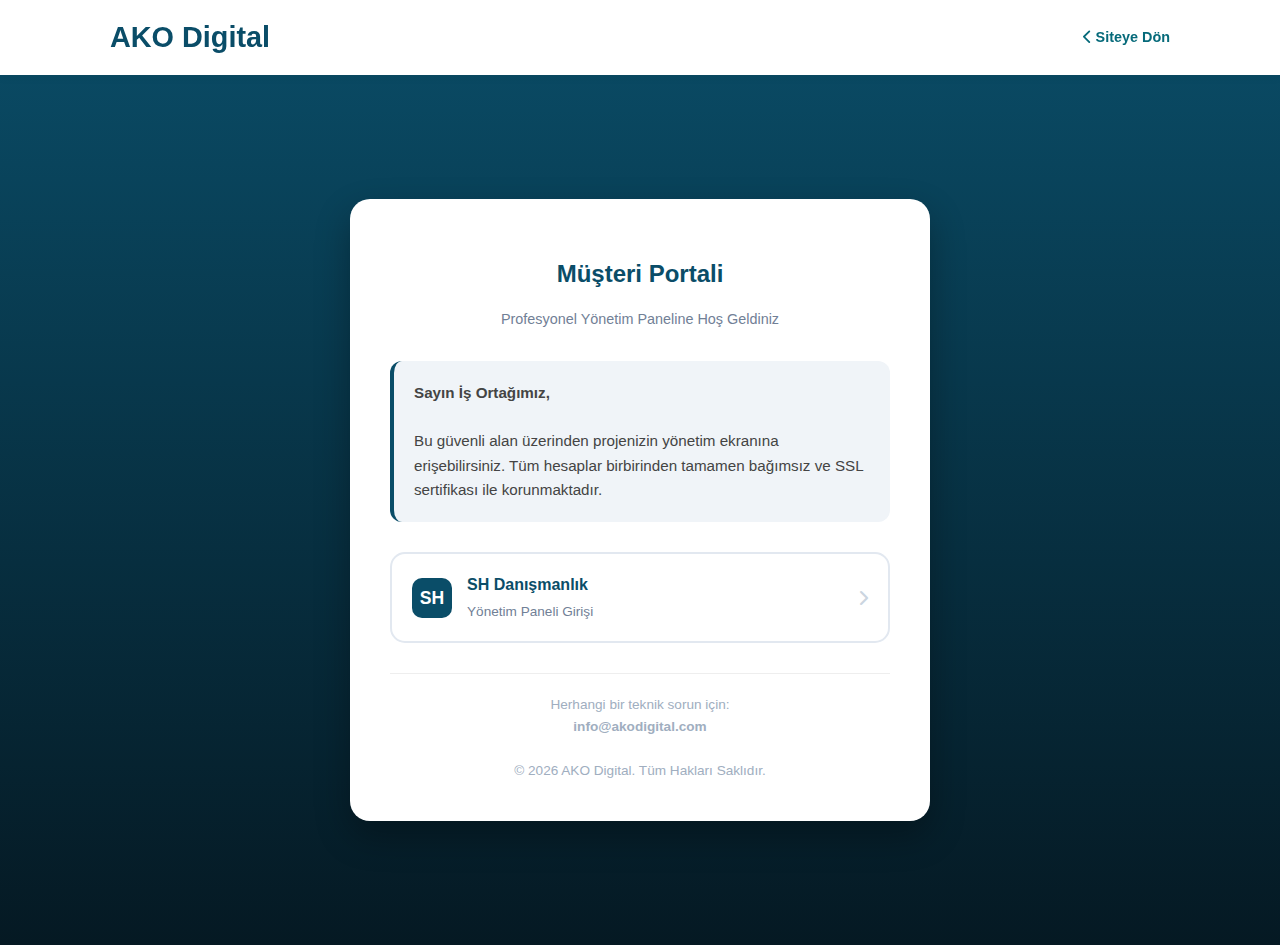
<file: portal.html>
<!DOCTYPE html>
<html lang="tr">
<head>
    <!-- 1. TEKNİK TEMEL VE DOĞRULAMA (SABİT BLOK) -->
    <meta charset="UTF-8">
    <meta name="viewport" content="width=device-width, initial-scale=1.0">
    <!-- ÖNEMLİ: Portal sayfası özeldir, Google'da çıkmaması için noindex yapıldı -->
    <meta name="robots" content="noindex, nofollow">
    <meta name="google-site-verification" content="mOmVdhvxKv0FUCtOHcjoCePnQfLOz4HPdsF8BfB7fTw" />
    <meta name="author" content="AKO Digital">
    
    <!-- FAVICON SİSTEMİ -->
    <link rel="icon" type="image/png" href="images/favicon.png">
    <link rel="shortcut icon" href="images/favicon.png">

    <title>Müşteri Portali | AKO Digital</title>

    <!-- GELİŞTİRİLMİŞ KRİTİK CSS (NAVBAR VE PORTAL DÜZENİ) -->
    <style>
        :root { 
            --brand-blue: #0A4D68; 
            --accent-turquoise: #066a7a; 
            --white: #FFFFFF; 
            --dark-text: #051923; 
            --light-gray: #F5F7FA; 
        }
        body { margin:0; font-family: sans-serif; line-height:1.6; background: linear-gradient(180deg, #0A4D68 0%, #051923 100%); min-height:100vh; color:var(--dark-text); overflow-x:hidden; }
        
        /* NAVBAR & HEADER: 75PX STANDARDI */
        .header { background:#fff; height:75px; position:sticky; top:0; z-index:1000; box-shadow:0 2px 10px rgba(0,0,0,0.05); display:flex; align-items:center; }
        .container { max-width:1100px; margin:0 auto; padding:0 20px; width:100%; box-sizing: border-box; }
        .navbar { display:flex; justify-content:space-between; align-items:center; height:100%; width:100%; }
        .logo { font-family: sans-serif; font-size:1.8rem; color:var(--brand-blue); font-weight:700; text-decoration:none; padding-right:40px; white-space:nowrap; display:flex; align-items:center; line-height:1; }
        
        /* PORTAL KARTI DÜZENİ */
        .portal-wrapper { display: flex; align-items: center; justify-content: center; padding: 60px 20px; min-height: calc(100vh - 150px); }
        .portal-card { background: white; max-width: 500px; width: 100%; border-radius: 20px; padding: 40px; box-shadow: 0 15px 35px rgba(0,0,0,0.3); text-align: center; }
        .portal-header { margin-bottom: 30px; }
        .portal-header h1 { font-size: 1.5rem; color: var(--brand-blue); margin-bottom: 10px; font-weight: 800; }
        .welcome-box { background: #f0f4f8; padding: 20px; border-radius: 12px; border-left: 4px solid var(--brand-blue); font-size: 0.95rem; text-align: left; margin-bottom: 30px; color: #444; line-height: 1.6; }
        
        /* MÜŞTERİ LİSTESİ BUTONLARI */
        .client-btn { display: flex; align-items: center; padding: 18px 20px; background: white; border: 2px solid #e2e8f0; border-radius: 15px; text-decoration: none; color: var(--dark-text); transition: 0.3s; margin-bottom: 15px; text-align: left; }
        .client-btn:hover { transform: translateY(-3px); border-color: var(--brand-blue); box-shadow: 0 5px 15px rgba(0,0,0,0.05); }
        .client-icon { width: 40px; height: 40px; background: var(--brand-blue); color: white; border-radius: 10px; display: flex; align-items: center; justify-content: center; margin-right: 15px; font-weight: bold; font-size: 1.1rem; flex-shrink: 0; }
        .client-info b { display: block; font-size: 1rem; color: var(--brand-blue); }
        .client-info span { font-size: 0.85rem; color: #718096; }

        .portal-footer { margin-top: 30px; font-size: 0.85rem; color: #a0aec0; border-top: 1px solid #eee; padding-top: 20px; }

        @media (max-width:768px) { .logo { padding-right:0; } .portal-card { padding: 30px 20px; } }
    </style>

    <!-- ASENKRON KAYNAKLAR -->
    <link rel="stylesheet" href="https://cdnjs.cloudflare.com/ajax/libs/font-awesome/6.5.2/css/all.min.css" media="print" onload="this.media='all'" crossorigin="anonymous">
</head>
<body>

    <!-- Header (Sitenin geneliyle uyumlu hale getirildi) -->
    <header class="header">
        <div class="container">
            <nav class="navbar" role="navigation" aria-label="Portal Menü">
                <a href="index.html" class="logo">AKO Digital</a>
                <a href="index.html" style="text-decoration:none; color:var(--accent-turquoise); font-weight:bold; font-size:0.9rem;">
                    <i class="fas fa-chevron-left"></i> Siteye Dön
                </a>
            </nav>
        </div>
    </header>

    <main class="portal-wrapper">
        <div class="portal-card">
            <div class="portal-header">
                <h1>Müşteri Portali</h1>
                <p style="color:#718096; font-size:0.9rem;">Profesyonel Yönetim Paneline Hoş Geldiniz</p>
            </div>

            <div class="welcome-box">
                <strong>Sayın İş Ortağımız,</strong><br><br>
                Bu güvenli alan üzerinden projenizin yönetim ekranına erişebilirsiniz. Tüm hesaplar birbirinden tamamen bağımsız ve SSL sertifikası ile korunmaktadır.
            </div>

            <div class="client-list">
                <!-- MÜŞTERİ 1 -->
                <a href="https://www.shdanismanlik.com/admin" class="client-btn" target="_blank" rel="noopener">
                    <div class="client-icon">SH</div>
                    <div class="client-info">
                        <b>SH Danışmanlık</b>
                        <span>Yönetim Paneli Girişi</span>
                    </div>
                    <i class="fas fa-chevron-right" style="margin-left:auto; color:#cbd5e0;"></i>
                </a>
                
                <!-- Yeni müşterileri buraya ekleyebilirsin -->
            </div>

            <div class="portal-footer">
                Herhangi bir teknik sorun için:<br>
                <strong>info@akodigital.com</strong><br><br>
                © 2026 AKO Digital. Tüm Hakları Saklıdır.
            </div>
        </div>
    </main>

    <script src="script.js" defer></script>
</body>
</html>
</file>
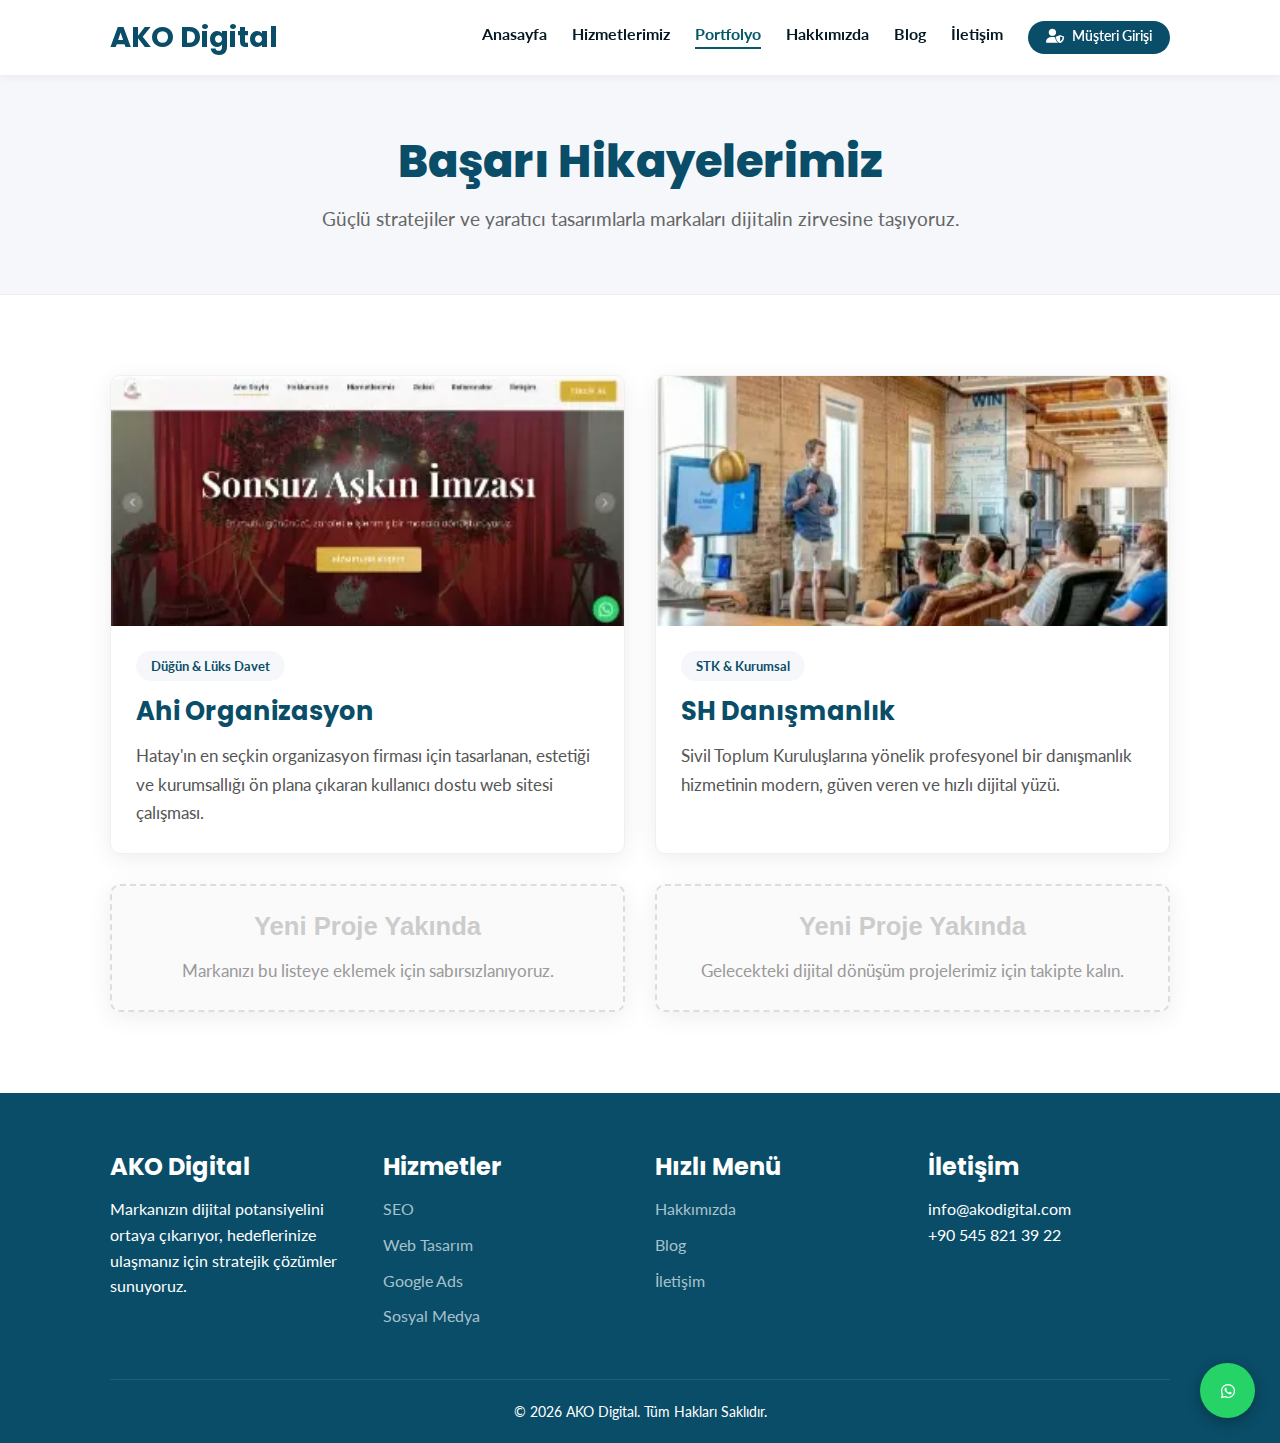
<file: portfolyo.html>
<!DOCTYPE html>
<html lang="tr">
<head>
    <meta charset="UTF-8">
    <meta name="viewport" content="width=device-width, initial-scale=1.0">
    <meta name="robots" content="index, follow">
    <meta name="google-site-verification" content="mOmVdhvxKv0FUCtOHcjoCePnQfLOz4HPdsF8BfB7fTw" />
    <meta name="author" content="AKO Digital">

    <!-- SEO ETİKETLERİ: GÜÇ VE OTORİTE -->
    <title>Portfolyo | Başarı Hikayelerimiz ve Projelerimiz - AKO Digital</title>
    <meta name="description" content="AKO Digital tarafından hayata geçirilen web tasarım ve dijital pazarlama projeleri. Markaların büyüme hikayelerini ve profesyonel portfolyomuzu hemen inceleyin.">
    <link rel="canonical" href="https://www.akodijital.com/portfolyo.html">

    <!-- FAVICON SİSTEMİ -->
    <link rel="icon" type="image/png" href="images/favicon.png">
    <link rel="shortcut icon" href="images/favicon.png">

    <!-- PERFORMANS: KRİTİK KAYNAK ÖNCELİKLENDİRME -->
    <link rel="preconnect" href="https://fonts.googleapis.com">
    <link rel="preconnect" href="https://fonts.gstatic.com" crossorigin>
    <link rel="preload" as="image" href="images/portfolio-ahi.webp" fetchpriority="high">

    <!-- GELİŞTİRİLMİŞ KRİTİK CSS (NAVBAR FİKSİ VE GENİŞ TASARIM) -->
    <style>
        :root { 
            --brand-blue: #0A4D68; 
            --accent-turquoise: #066a7a; 
            --white: #FFFFFF; 
            --dark-text: #051923; 
            --light-gray: #F5F7FA; 
        }
        body { margin:0; font-family: 'Lato', sans-serif; line-height:1.6; color:var(--dark-text); background:#fff; display:block; overflow-x:hidden; }
        
        /* NAVBAR & HEADER: PİKSEL KUSURSUZ 75PX STANDARDI */
        .header { background:#fff; height:75px; position:sticky; top:0; z-index:1000; box-shadow:0 2px 10px rgba(0,0,0,0.05); display:flex; align-items:center; }
        .container { max-width:1100px; margin:0 auto; padding:0 20px; width:100%; box-sizing: border-box; }
        .navbar { display:flex; justify-content:space-between; align-items:center; width:100%; height:100%; }
        .logo { font-family: 'Poppins', sans-serif; font-size:1.8rem; color:var(--brand-blue); font-weight:700; text-decoration:none; padding-right:40px; white-space:nowrap; display:flex; align-items:center; line-height:1; }
        .nav-menu { display:flex; gap:25px; list-style:none; margin:0; padding:0; align-items:center; }
        .nav-link { font-weight:700; color:var(--dark-text); text-decoration:none; font-size:1rem; transition:0.3s; display:flex; align-items:center; line-height:1; }
        .nav-link:hover, .nav-link.active { color:var(--accent-turquoise); }
        
        /* SAYFA BAŞLIĞI ALANI (SİYAH YAZI ENGELLEYİCİ) */
        .page-header { background-color: var(--light-gray); padding: 70px 0; text-align: center; width: 100%; border-bottom: 1px solid #eee; }
        .page-header h1 { color: var(--brand-blue); font-family: 'Poppins', sans-serif; font-size: 2.8rem; margin: 0; line-height: 1.2; font-weight: 800; }
        .page-header p { color: #666; font-size: 1.2rem; margin-top: 15px; }

        /* GENİŞ PORTFOLYO GRID SİSTEMİ (PREMIUM GÖRÜNÜM) */
        .section-padding { padding: 80px 0; }
        .portfolio-grid { display:grid; grid-template-columns: 1fr 1fr; gap:40px; }
        .portfolio-card { background:#fff; border-radius:20px; overflow:hidden; box-shadow: 0 5px 25px rgba(0,0,0,0.07); display:flex; flex-direction:column; transition:0.4s; border:1px solid #f0f0f0; }
        .portfolio-card:hover { transform:translateY(-10px); box-shadow: 0 15px 40px rgba(0,0,0,0.12); border-color: var(--accent-turquoise); }
        .portfolio-card img { width:100%; height:380px; object-fit:cover; display:block; }
        .portfolio-content { padding:35px; flex-grow:1; }
        .portfolio-tag { display:inline-block; background:var(--light-gray); padding:6px 15px; border-radius:20px; font-size:0.85rem; font-weight:700; margin-bottom:15px; color:var(--brand-blue); }
        .portfolio-card h3 { font-size:1.6rem; color:var(--brand-blue); margin:0 0 15px 0; font-family:'Poppins', sans-serif; }
        .portfolio-card p { color:#555; font-size:1.05rem; line-height:1.7; margin:0; }

        /* BUTONLARIN ÇAKIŞMASINI ÖNLEYEN KOD */
        .floating-btn { position:fixed!important; width:55px!important; height:55px!important; border-radius:50%!important; display:flex!important; align-items:center!important; justify-content:center!important; color:#fff!important; z-index:9999!important; text-decoration:none!important; box-shadow:0 4px 15px rgba(0,0,0,0.3)!important; transition:0.3s!important; }
        .whatsapp-btn { bottom:25px!important; right:25px!important; background-color:#25D366!important; }
        .scroll-top-btn { bottom:95px!important; right:25px!important; background-color:var(--brand-blue)!important; visibility:hidden; opacity:0; transition:0.3s; }
        .scroll-top-btn.visible { visibility:visible!important; opacity:1!important; }

        @media (max-width:992px) { .portfolio-grid { grid-template-columns: 1fr; } }
        @media (max-width:768px) { .nav-menu { display:none; } .logo { padding-right:0; } .page-header h1 { font-size: 2.1rem; } .portfolio-card img { height: 280px; } }
    </style>

    <!-- ASENKRON KAYNAKLAR (ENGELLEMEYİ SIFIRLAR) -->
    <link rel="stylesheet" href="style.css" media="all">
    <link href="https://fonts.googleapis.com/css2?family=Poppins:wght@700;800&family=Lato:wght@400;700&display=swap" rel="stylesheet" media="all">
    <link rel="stylesheet" href="https://cdnjs.cloudflare.com/ajax/libs/font-awesome/6.5.2/css/all.min.css" media="print" onload="this.media='all'" crossorigin="anonymous">

    <!-- SOSYAL MEDYA (Open Graph & Twitter) -->
    <meta property="og:locale" content="tr_TR">
    <meta property="og:type" content="website">
    <meta property="og:title" content="AKO Digital Projeleri | Başarısı Kanıtlanmış Stratejiler">
    <meta property="og:description" content="Hayata geçirdiğimiz dijital dönüşüm hikayelerini inceleyin.">
    <meta property="og:url" content="https://www.akodijital.com/portfolyo.html">
    <meta property="og:image" content="https://www.akodijital.com/images/ako-digital-og.jpg">
    <meta name="twitter:card" content="summary_large_image">

    <!-- JSON-LD SCHEMA: PORTFOLYO OTORİTESİ -->
    <script type="application/ld+json">
    {
      "@context": "https://schema.org",
      "@type": "CollectionPage",
      "name": "AKO Digital Projeleri",
      "description": "Profesyonel web tasarım, SEO ve reklam yönetimi projelerimiz.",
      "url": "https://www.akodijital.com/portfolyo.html",
      "publisher": {
        "@type": "Organization",
        "name": "AKO Digital",
        "logo": { "@type": "ImageObject", "url": "https://www.akodijital.com/images/ako-digital-og.jpg" }
      },
      "mainEntity": {
        "@type": "ItemList",
        "itemListElement": [
          { "@type": "ListItem", "position": 1, "name": "Ahi Organizasyon Lüks Web Tasarım" },
          { "@type": "ListItem", "position": 2, "name": "SH Danışmanlık Dijital Dönüşüm" }
        ]
      }
    }
    </script>
</head>
<body>

   <!-- Header -->
    <header class="header">
        <div class="container">
            <nav class="navbar">
                <a href="index.html" class="logo">AKO Digital</a>
                <ul class="nav-menu">
    <li class="nav-item"><a href="index.html" class="nav-link">Anasayfa</a></li>
    <li class="nav-item"><a href="hizmetlerimiz.html" class="nav-link">Hizmetlerimiz</a></li>
    <!-- YENİ EKLENDİ -->
    <li class="nav-item"><a href="portfolyo.html" class="nav-link active" aria-current="page">Portfolyo</a></li>
    <li class="nav-item"><a href="hakkimizda.html" class="nav-link">Hakkımızda</a></li>
    <li class="nav-item"><a href="blog.html" class="nav-link">Blog</a></li>
    <li class="nav-item"><a href="iletisim.html" class="nav-link">İletişim</a></li>
    <li><a href="portal.html" class="nav-link client-login-btn"><i class="fas fa-user-shield" aria-hidden="true"></i> Müşteri Girişi</a></li>
</ul>                
      <div class="hamburger"><span class="bar"></span><span class="bar"></span><span class="bar"></span></div>
            </nav>
        </div>
    </header>

    <main>
        <section class="page-header">
            <div class="container">
                <h1>Başarı Hikayelerimiz</h1>
                <p>Güçlü stratejiler ve yaratıcı tasarımlarla markaları dijitalin zirvesine taşıyoruz.</p>
            </div>
        </section>

        <section class="section-padding" style="background:#fff;">
            <div class="container">
                <div class="portfolio-grid">
                    
                    <!-- PROJE 1 -->
                    <article class="portfolio-card">
                        <img src="images/portfolio-ahi.webp" alt="Ahi Organizasyon Lüks Web Tasarım Projesi" width="550" height="380">
                        <div class="portfolio-content">
                            <span class="portfolio-tag">Düğün & Lüks Davet</span>
                            <h3>Ahi Organizasyon</h3>
                            <p>Hatay'ın en seçkin organizasyon firması için tasarlanan, estetiği ve kurumsallığı ön plana çıkaran kullanıcı dostu web sitesi çalışması.</p>
                        </div>
                    </article>

                    <!-- PROJE 2 -->
                    <article class="portfolio-card">
                        <img src="images/portfolio-sh.webp" alt="SH Danışmanlık Dijital Dönüşüm ve SEO Projesi" width="550" height="380" loading="lazy">
                        <div class="portfolio-content">
                            <span class="portfolio-tag">STK & Kurumsal</span>
                            <h3>SH Danışmanlık</h3>
                            <p>Sivil Toplum Kuruluşlarına yönelik profesyonel bir danışmanlık hizmetinin modern, güven veren ve hızlı dijital yüzü.</p>
                        </div>
                    </article>

                    <!-- YER TUTUCU 1 -->
                    <article class="portfolio-card" style="background:#fafafa; border:2px dashed #ddd; justify-content:center; align-items:center; text-align:center;">
                        <div class="portfolio-content">
                            <h3 style="color:#ccc; font-family:sans-serif;">Yeni Proje Yakında</h3>
                            <p style="color:#999;">Markanızı bu listeye eklemek için sabırsızlanıyoruz.</p>
                        </div>
                    </article>

                    <!-- YER TUTUCU 2 -->
                    <article class="portfolio-card" style="background:#fafafa; border:2px dashed #ddd; justify-content:center; align-items:center; text-align:center;">
                        <div class="portfolio-content">
                            <h3 style="color:#ccc; font-family:sans-serif;">Yeni Proje Yakında</h3>
                            <p style="color:#999;">Gelecekteki dijital dönüşüm projelerimiz için takipte kalın.</p>
                        </div>
                    </article>

                </div>
            </div>
        </section>
    </main>

   <!-- Footer -->
    <footer class="footer">
        <div class="container">
            <div class="footer-grid">
                <div class="footer-col"><h3>AKO Digital</h3><p>Markanızın dijital potansiyelini ortaya çıkarıyor, hedeflerinize ulaşmanız için stratejik çözümler sunuyoruz.</p></div>
                <div class="footer-col"><h3>Hizmetler</h3><ul><li><a href="hizmetlerimiz.html#seo">SEO</a></li><li><a href="hizmetlerimiz.html#web">Web Tasarım</a></li><li><a href="hizmetlerimiz.html#ads">Google Ads</a></li><li><a href="hizmetlerimiz.html#social">Sosyal Medya</a></li></ul></div>
                <div class="footer-col"><h3>Hızlı Menü</h3><ul><li><a href="hakkimizda.html">Hakkımızda</a></li><li><a href="blog.html">Blog</a></li><li><a href="iletisim.html">İletişim</a></li></ul></div>
                <div class="footer-col"><h3>İletişim</h3><p>info@akodigital.com</p><p>+90 545 821 39 22</p></div>
            </div>
            <div class="footer-bottom"><p>© 2026 AKO Digital. Tüm Hakları Saklıdır.</p></div>
        </div>
    </footer>

    <!-- BUTONLAR (KUSURSUZ ERİŞİLEBİLİRLİK) -->
    <a href="https://wa.me/905458213922" class="floating-btn whatsapp-btn" target="_blank" rel="noopener noreferrer" aria-label="WhatsApp üzerinden AKO Digital ile iletişime geçin">
        <i class="fab fa-whatsapp" aria-hidden="true"></i>
    </a>
    <a href="#" class="floating-btn scroll-top-btn" aria-label="Sayfanın başına dön">
        <i class="fas fa-arrow-up" aria-hidden="true"></i>
    </a>

    <script src="script.js" defer></script>
</body>
</html>
</file>
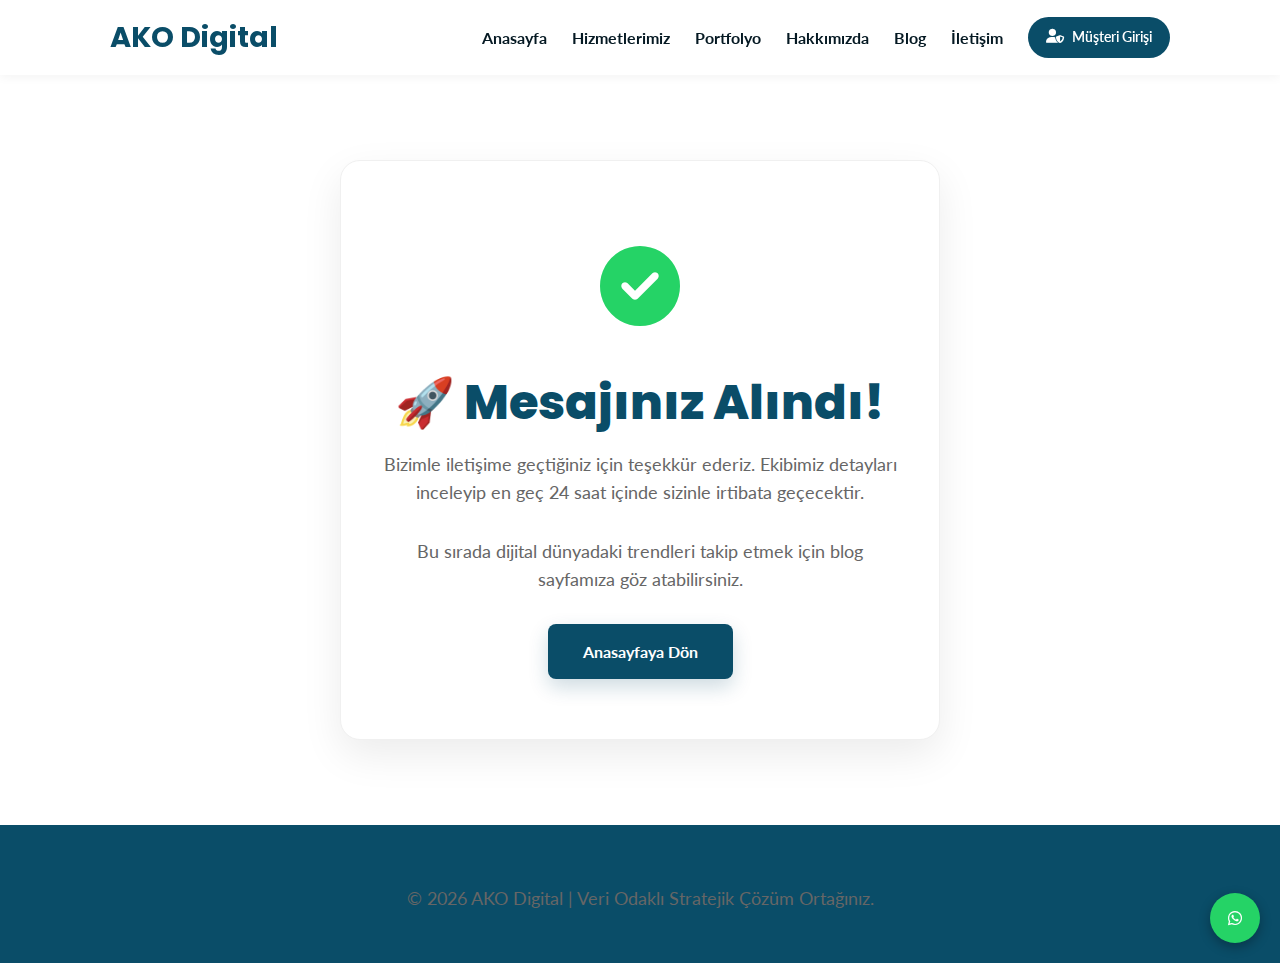
<file: tesekkurler.html>
<!DOCTYPE html>
<html lang="tr">
<head>
    <meta charset="UTF-8">
    <meta name="viewport" content="width=device-width, initial-scale=1.0">
    <meta name="google-site-verification" content="mOmVdhvxKv0FUCtOHcjoCePnQfLOz4HPdsF8BfB7fTw" />
    <meta name="author" content="AKO Digital">
    
    <!-- ÖNEMLİ: Bu sayfa arama sonuçlarında çıkmamalı -->
    <meta name="robots" content="noindex, nofollow">

    <title>Mesajınız Başarıyla Alındı | AKO Digital</title>
    
    <!-- FAVICON SİSTEMİ -->
    <link rel="icon" type="image/png" href="images/favicon.png">
    <link rel="shortcut icon" href="images/favicon.png">

    <!-- KRİTİK CSS (NAVBAR DENGESİ VE TEŞEKKÜR KARTI) -->
    <style>
        :root { --brand-blue: #0A4D68; --accent-turquoise: #066a7a; --white: #FFFFFF; --dark-text: #051923; --light-gray: #F5F7FA; }
        body { margin:0; font-family: sans-serif; line-height:1.6; color:var(--dark-text); background:var(--light-gray); display:block; overflow-x:hidden; }
        
        /* NAVBAR & HEADER: 75PX STANDARDI */
        .header { background:#fff; height:75px; position:sticky; top:0; z-index:1000; box-shadow:0 2px 10px rgba(0,0,0,0.05); display:flex; align-items:center; }
        .container { max-width:1100px; margin:0 auto; padding:0 20px; width:100%; box-sizing: border-box; }
        .navbar { display:flex; justify-content:space-between; align-items:center; height:100%; width:100%; }
        .logo { font-family: sans-serif; font-size:1.8rem; color:var(--brand-blue); font-weight:700; text-decoration:none; padding-right:40px; white-space:nowrap; display:flex; align-items:center; line-height:1; }
        .nav-menu { display:flex; gap:25px; list-style:none; margin:0; padding:0; align-items:center; }
        .nav-link { font-weight:700; color:var(--dark-text); text-decoration:none; font-size:1rem; transition: 0.3s; }

        /* TEŞEKKÜR KARTI */
        .thanks-wrapper { min-height: calc(100vh - 150px); display: flex; align-items: center; justify-content: center; padding: 40px 20px; }
        .thanks-card { background: #fff; padding: 60px 40px; border-radius: 20px; box-shadow: 0 15px 40px rgba(0,0,0,0.08); max-width: 600px; width: 100%; text-align: center; border: 1px solid #f0f0f0; }
        .thanks-icon { font-size: 5rem; color: #25D366; margin-bottom: 25px; }
        h1 { color: var(--brand-blue); margin: 0 0 20px 0; font-size: 2.2rem; font-weight: 800; }
        p { color: #666; font-size: 1.1rem; margin-bottom: 30px; }
        
        .btn-home { display: inline-block; padding: 15px 35px; background: var(--brand-blue); color: #fff; text-decoration: none; border-radius: 8px; font-weight: bold; transition: 0.3s; box-shadow: 0 8px 20px rgba(10, 77, 104, 0.2); }
        .btn-home:hover { background: var(--accent-turquoise); transform: translateY(-3px); }

        /* BUTONLARIN ÇAKIŞMASINI ÖNLEYEN KOD */
        .floating-btn { position: fixed !important; width: 50px !important; height: 50px !important; border-radius: 50% !important; display: flex !important; align-items: center !important; justify-content: center !important; color: #fff !important; z-index: 9999 !important; text-decoration: none !important; box-shadow: 0 4px 12px rgba(0,0,0,0.3) !important; transition: 0.3s !important; }
        .whatsapp-btn { bottom: 20px !important; right: 20px !important; background-color: #25D366 !important; }
        .scroll-top-btn { bottom: 80px !important; right: 20px !important; background-color: var(--accent-turquoise) !important; visibility: hidden; opacity: 0; }
        .scroll-top-btn.visible { visibility: visible !important; opacity: 1 !important; }

        @media (max-width:768px){ .nav-menu{display:none} h1{font-size:1.8rem} .logo{padding-right:0} }
    </style>

    <!-- ASENKRON FONTLAR VE CSS -->
    <link rel="stylesheet" href="style.css" media="all">
    <link rel="preconnect" href="https://fonts.googleapis.com">
    <link rel="preconnect" href="https://fonts.gstatic.com" crossorigin>
    <link href="https://fonts.googleapis.com/css2?family=Poppins:wght@700;800&family=Lato:wght@400;700&display=swap" rel="stylesheet" media="print" onload="this.media='all'">
    <link rel="stylesheet" href="https://cdnjs.cloudflare.com/ajax/libs/font-awesome/6.5.2/css/all.min.css" media="print" onload="this.media='all'" crossorigin="anonymous" referrerpolicy="no-referrer">
</head>
<body>

    <header class="header">
        <div class="container">
            <nav class="navbar" role="navigation" aria-label="Onay Menüsü">
                <a href="index.html" class="logo" aria-label="AKO Digital Anasayfa">AKO Digital</a>
                <ul class="nav-menu">
                    <li><a href="index.html" class="nav-link">Anasayfa</a></li>
                    <li><a href="hizmetlerimiz.html" class="nav-link">Hizmetlerimiz</a></li>
                    <li><a href="portfolyo.html" class="nav-link">Portfolyo</a></li>
                    <li><a href="hakkimizda.html" class="nav-link">Hakkımızda</a></li>
                    <li><a href="blog.html" class="nav-link">Blog</a></li>
                    <li><a href="iletisim.html" class="nav-link">İletişim</a></li>
                    <li><a href="portal.html" class="nav-link client-login-btn"><i class="fas fa-user-shield" aria-hidden="true"></i> Müşteri Girişi</a></li>
                </ul>               
                <button type="button" class="hamburger" aria-label="Menüyü Aç" style="background:none; border:none; cursor:pointer;">
                    <span class="bar"></span>
                    <span class="bar"></span>
                    <span class="bar"></span>
                </button>
            </nav>
        </div>
    </header>

    <main class="thanks-wrapper">
        <div class="thanks-card">
            <div class="thanks-icon">
                <i class="fas fa-check-circle" aria-hidden="true"></i>
            </div>
            <h1>🚀 Mesajınız Alındı!</h1>
            <p>Bizimle iletişime geçtiğiniz için teşekkür ederiz. Ekibimiz detayları inceleyip en geç 24 saat içinde sizinle irtibata geçecektir.</p>
            <p>Bu sırada dijital dünyadaki trendleri takip etmek için blog sayfamıza göz atabilirsiniz.</p>
            <a href="index.html" class="btn-home" aria-label="Anasayfaya geri dön">Anasayfaya Dön</a>
        </div>
    </main>

    <footer class="footer" style="background:var(--brand-blue); color:#fff; padding:60px 0 20px; text-align:center;">
        <div class="container">
            <p>© 2026 AKO Digital | Veri Odaklı Stratejik Çözüm Ortağınız.</p>
        </div>
    </footer>

    <!-- BUTONLAR (KUSURSUZ ERİŞİLEBİLİRLİK) -->
    <a href="https://wa.me/905458213922" class="floating-btn whatsapp-btn" target="_blank" rel="noopener noreferrer" aria-label="WhatsApp üzerinden iletişime geçin">
        <i class="fab fa-whatsapp" aria-hidden="true"></i>
    </a>
    <a href="#" class="floating-btn scroll-top-btn" aria-label="Sayfanın başına dön">
        <i class="fas fa-arrow-up" aria-hidden="true"></i>
    </a>

    <script src="script.js" defer></script>
</body>
</html>
</file>
<file: style.css>
/* ====================================================== */
/* AKO DIGITAL - KUANTUM SEVİYESİ CSS (CONTAINMENT + PERFORMANCE) */
/* CSS Containment + Content-Visibility + Layer Optimization */
/* ====================================================== */

/* ==================== GENEL STİLLER VE RESETLEME ==================== */
:root { 
    --brand-blue: #0A4D68; 
    --accent-turquoise: #055a68; 
    --dark-text: #051923; 
    --white: #FFFFFF; 
    --light-gray: #F5F7FA; 
    --font-header: 'Poppins', sans-serif; 
    --font-body: 'Lato', sans-serif; 
    
    /* CSS Containment için root seviyesi */
    contain: layout style;
}

/* Universal Reset + Performance */
* { 
    box-sizing: border-box; 
    margin: 0; 
    padding: 0; 
}

html { 
    scroll-behavior: smooth;
    -webkit-font-smoothing: antialiased;
    -moz-osx-font-smoothing: grayscale;
    text-rendering: optimizeLegibility;
}

body { 
    font-family: var(--font-body); 
    color: var(--dark-text); 
    line-height: 1.6; 
    background-color: var(--white);
    overflow-x: hidden;
}

.container { 
    max-width: 1100px; 
    margin: 0 auto; 
    padding: 0 20px; 
}

h1, h2, h3, h4 { 
    font-family: var(--font-header); 
    color: var(--brand-blue); 
    line-height: 1.2; 
}

h1 { font-size: 3rem; }
h2 { font-size: 2.2rem; margin-bottom: 20px; text-align: center; }
h3 { font-size: 1.5rem; margin-bottom: 10px; }

a { 
    color: var(--accent-turquoise); 
    text-decoration: none; 
    transition: color 0.3s ease; 
}

a:hover { color: var(--brand-blue); }

ul { list-style: none; }

.section-padding { padding: 80px 0; }
.section-padding-gray { padding: 80px 0; background-color: var(--light-gray); }

/* ==================== HEADER VE NAVBAR ==================== */
.header { 
    background-color: var(--white); 
    padding: 15px 0; 
    position: sticky; 
    top: 0; 
    width: 100%; 
    z-index: 1000; 
    box-shadow: 0 2px 10px rgba(0,0,0,0.05);
    
    /* PERFORMANCE: GPU acceleration */
    will-change: transform;
    contain: layout style;
}

.navbar { 
    display: flex; 
    justify-content: space-between; 
    align-items: center; 
}

.logo { 
    font-family: var(--font-header); 
    font-size: 1.8rem; 
    color: var(--brand-blue); 
    font-weight: 700; 
    text-decoration: none; 
}

.nav-menu { 
    display: flex; 
    gap: 25px; 
}

.nav-link { 
    font-weight: 700; 
    color: var(--dark-text); 
    padding-bottom: 5px; 
    border-bottom: 2px solid transparent; 
    text-decoration: none;
    transition: color 0.2s ease, border-color 0.2s ease;
    
    /* PERFORMANCE: Will-change sadece gerekli property'ler için */
    will-change: color, border-color;
}

.nav-link:hover, .nav-link.active { 
    color: var(--accent-turquoise); 
    border-bottom-color: var(--accent-turquoise); 
}

.hamburger { 
    display: none; 
    cursor: pointer; 
}

.bar { 
    display: block; 
    width: 25px; 
    height: 3px; 
    margin: 5px auto; 
    background-color: var(--brand-blue); 
    transition: all 0.3s ease-in-out; 
}

/* ==================== BUTONLAR ==================== */
.btn { 
    display: inline-block; 
    padding: 12px 28px; 
    border-radius: 5px; 
    font-weight: 700; 
    text-align: center; 
    transition: all 0.3s ease; 
    text-decoration: none; 
}

.btn-primary { 
    background-color: var(--accent-turquoise); 
    color: var(--white); 
    border: 2px solid var(--accent-turquoise); 
}

.btn-primary:hover { 
    background-color: #055a68; 
    color: var(--white); 
    transform: translateY(-2px); 
}

.btn-secondary { 
    background-color: transparent; 
    color: var(--brand-blue); 
    border: 2px solid var(--brand-blue); 
}

.btn-secondary:hover { 
    background-color: var(--brand-blue); 
    color: var(--white); 
    transform: translateY(-2px); 
}

/* ==================== HERO BÖLÜMÜ ==================== */
.hero-section { 
    position: relative; 
    padding: 120px 0; 
    text-align: center; 
    display: flex; 
    align-items: center; 
    justify-content: center; 
    min-height: 60vh; 
    background-image: url('images/hero-background.webp');
    background-size: cover; 
    background-position: center; 
    background-attachment: fixed;
    
    /* PERFORMANCE: CSS Containment */
    contain: layout paint;
}

.hero-section::before { 
    content: ''; 
    position: absolute; 
    top: 0; 
    left: 0; 
    width: 100%; 
    height: 100%; 
    background-color: rgba(10, 77, 104, 0.75); 
    z-index: 1; 
}

.hero-content { 
    position: relative; 
    z-index: 2; 
    max-width: 800px; 
    margin: 0 auto; 
    color: #fff; 
}

.hero-content h1, .hero-content p { 
    color: var(--white); 
}

.hero-btn-secondary { 
    color: var(--white); 
    border-color: var(--white); 
}

.hero-btn-secondary:hover { 
    background-color: var(--white); 
    color: var(--brand-blue); 
}

/* ==================== GÜVENİLİRLİK BÖLÜMÜ ==================== */
.trust-grid { 
    display: grid; 
    grid-template-columns: repeat(4, 1fr); 
    gap: 30px; 
    text-align: center; 
}

.trust-item {
    /* PERFORMANCE: Content-visibility (Chrome 85+) */
    content-visibility: auto;
    contain: layout style paint;
}

.trust-icon { 
    height: 80px; 
    width: 80px; 
    object-fit: cover; 
    border-radius: 50%; 
    margin-bottom: 15px; 
}

/* ==================== HİZMETLER ÖZETİ ==================== */
.services-grid { 
    display: grid; 
    grid-template-columns: repeat(3, 1fr); 
    gap: 30px; 
}

.service-card { 
    background-color: var(--white); 
    padding: 30px; 
    border-radius: 5px; 
    box-shadow: 0 4px 15px rgba(0,0,0,0.05); 
    transition: transform 0.3s ease, box-shadow 0.3s ease;
    
    /* CRITICAL: CSS Containment + Content-visibility */
    contain: layout style paint;
    content-visibility: auto;
}

.service-card:hover { 
    transform: translateY(-10px); 
    box-shadow: 0 8px 25px rgba(0,0,0,0.1); 
}

.card-link { 
    font-weight: 700; 
    display: inline-block; 
    margin-top: 15px; 
    text-decoration: none; 
}

/* ==================== BAŞARI HİKAYELERİ ==================== */
.success-grid { 
    display: grid; 
    grid-template-columns: repeat(3, 1fr); 
    gap: 30px; 
    align-items: center; 
    text-align: center; 
}

.success-story {
    /* PERFORMANCE: Containment */
    contain: layout style paint;
    content-visibility: auto;
}

.success-story h4 { 
    color: var(--dark-text); 
}

.success-result { 
    font-family: var(--font-header); 
    font-size: 2rem; 
    color: var(--accent-turquoise); 
    font-weight: 700; 
}

.client-avatar { 
    width: 120px; 
    height: 120px; 
    object-fit: cover; 
    border-radius: 50%; 
    margin: 0 auto 20px; 
    border: 3px solid var(--light-gray); 
}

/* ==================== BLOG ÖNİZLEME VE BLOG SAYFASI ==================== */
.blog-grid { 
    display: grid; 
    grid-template-columns: repeat(3, 1fr); 
    gap: 30px; 
}

.blog-card { 
    background-color: var(--white); 
    border-radius: 5px; 
    overflow: hidden; 
    box-shadow: 0 4px 15px rgba(0,0,0,0.05); 
    display: flex; 
    flex-direction: column;
    
    /* CRITICAL: CSS Containment + Content-visibility */
    contain: layout style paint;
    content-visibility: auto;
}

.blog-card img { 
    width: 100%; 
    height: 200px; 
    object-fit: cover;
    
    /* PERFORMANCE: Image rendering optimization */
    image-rendering: -webkit-optimize-contrast;
}

.blog-card-content { 
    padding: 25px; 
    flex-grow: 1; 
    display: flex; 
    flex-direction: column; 
}

.blog-card-content h3 { 
    margin-bottom: 15px; 
}

.blog-card-content .card-link { 
    margin-top: auto; 
    text-decoration: none; 
}

.blog-page.blog-grid { 
    grid-template-columns: repeat(auto-fill, minmax(300px, 1fr)); 
}

/* ==================== CTA BÖLÜMÜ ==================== */
.cta-section { 
    background-color: var(--accent-turquoise); 
    color: var(--white); 
    padding: 60px 0; 
    text-align: center; 
}

.cta-content h2 { 
    color: var(--white); 
    margin-bottom: 15px; 
}

.cta-content p { 
    margin-bottom: 30px; 
}

.btn-cta { 
    background-color: var(--white); 
    color: var(--accent-turquoise); 
    font-size: 1.1rem; 
    padding: 15px 35px; 
}

.btn-cta:hover { 
    background-color: var(--light-gray); 
    color: var(--accent-turquoise); 
}

/* ==================== FOOTER ==================== */
.footer { 
    background-color: var(--brand-blue); 
    color: var(--white); 
    padding: 60px 0 20px; 
}

.footer-grid { 
    display: grid; 
    grid-template-columns: repeat(4, 1fr); 
    gap: 30px; 
    margin-bottom: 40px; 
}

.footer-col h3 { 
    color: var(--white); 
    margin-bottom: 15px; 
}

.footer-col ul li { 
    margin-bottom: 10px; 
}

.footer-col a { 
    color: #a7c1cb; 
    text-decoration: none; 
}

.footer-col a:hover { 
    color: var(--white); 
}

.footer-bottom { 
    text-align: center; 
    padding-top: 20px; 
    border-top: 1px solid #1e5f78; 
    font-size: 0.9rem; 
}

/* ==================== DİĞER SAYFALAR VE BİLGİ KUTULARI ==================== */
.page-header { 
    background-color: var(--light-gray); 
    padding: 60px 0; 
    text-align: center; 
}

.content-section { 
    max-width: 1100px; 
    margin: 0 auto; 
}

.info-box {
    display: flex;
    align-items: flex-start;
    gap: 30px;
    background-color: var(--light-gray);
    padding: 40px;
    border-radius: 10px;
    margin-bottom: 30px;
    
    /* PERFORMANCE */
    contain: layout style;
}

.info-icon {
    flex-shrink: 0;
    width: 60px;
    height: 60px;
    background-color: var(--accent-turquoise);
    color: var(--white);
    border-radius: 50%;
    display: flex;
    align-items: center;
    justify-content: center;
    font-size: 24px;
}

.info-text h2 { 
    text-align: left; 
    margin-top: 0; 
    margin-bottom: 15px; 
}

/* ==================== İLETİŞİM SAYFASI ==================== */
.contact-wrapper { 
    display: grid; 
    grid-template-columns: 2fr 1fr; 
    gap: 50px; 
}

.form-group { 
    margin-bottom: 20px; 
}

.form-group label { 
    display: block; 
    margin-bottom: 5px; 
    font-weight: 700; 
}

.form-group input, .form-group textarea { 
    width: 100%; 
    padding: 12px; 
    border: 1px solid #ccc; 
    border-radius: 5px; 
    font-family: var(--font-body); 
}

/* ==================== BLOG DETAY SAYFASI ==================== */
.post-meta { 
    font-size: 1rem; 
    color: #555; 
    margin-top: 10px; 
}

.post-container { 
    max-width: 720px; 
    margin: 0 auto; 
}

.post-featured-image { 
    width: 100%; 
    height: auto; 
    border-radius: 10px; 
    margin-bottom: 40px; 
}

.post-article h2 { 
    font-size: 1.8rem; 
    margin-top: 50px; 
    margin-bottom: 15px; 
    text-align: left; 
}

.post-article p { 
    font-size: 1.1rem; 
    line-height: 1.9; 
    margin-bottom: 25px; 
}

.post-article ul { 
    list-style-type: disc; 
    padding-left: 20px; 
    margin-bottom: 20px; 
}

/* ==================== PORTFOLYO SAYFASI ==================== */
.portfolio-grid { 
    display: grid; 
    grid-template-columns: repeat(2, 1fr); 
    gap: 30px; 
}

.portfolio-card { 
    background-color: var(--white); 
    border-radius: 10px; 
    box-shadow: 0 5px 25px rgba(0,0,0,0.07); 
    overflow: hidden; 
    transition: transform 0.3s ease;
    
    /* PERFORMANCE */
    contain: layout style paint;
    content-visibility: auto;
}

.portfolio-card:hover { 
    transform: translateY(-10px); 
}

.portfolio-card img { 
    width: 100%; 
    height: 250px; 
    object-fit: cover; 
}

.portfolio-content { 
    padding: 25px; 
}

.portfolio-tag { 
    display: inline-block; 
    background-color: var(--light-gray); 
    padding: 5px 15px; 
    border-radius: 20px; 
    font-size: 0.8rem; 
    font-weight: 700; 
    margin-bottom: 15px; 
}

/* ==================== FLOATING BUTTONS ==================== */
.floating-btn { 
    position: fixed; 
    width: 50px; 
    height: 50px; 
    border-radius: 50%; 
    display: flex; 
    align-items: center; 
    justify-content: center; 
    color: white; 
    z-index: 1000; 
    box-shadow: 0 4px 10px rgba(0,0,0,0.2); 
    transition: transform 0.3s ease;
    
    /* PERFORMANCE */
    will-change: transform, opacity;
}

.whatsapp-btn { 
    bottom: 20px; 
    right: 20px; 
    background-color: #25D366; 
}

.scroll-top-btn { 
    bottom: 80px; 
    right: 20px; 
    background-color: var(--accent-turquoise); 
    opacity: 0; 
    visibility: hidden;
    transition: opacity 0.3s ease, visibility 0.3s ease;
}

.scroll-top-btn.visible { 
    opacity: 1; 
    visibility: visible; 
}

.floating-btn:hover { 
    transform: scale(1.1); 
    color: white; 
}

/* ==================== MÜŞTERİ GİRİŞİ BUTONU ==================== */
.client-login-btn { 
    background: var(--brand-blue) !important; 
    color: white !important; 
    border-radius: 25px !important;
    padding: 8px 18px !important;
    font-weight: 600 !important; 
    display: inline-flex !important; 
    align-items: center !important; 
    gap: 8px !important; 
    text-decoration: none !important; 
    font-size: 0.9rem !important;
}

/* ==================== ANIMASYON ==================== */
.fade-in { 
    opacity: 0; 
    transform: translateY(30px); 
    transition: opacity 0.6s ease-out, transform 0.6s ease-out; 
}

.fade-in.visible { 
    opacity: 1; 
    transform: translateY(0); 
}

/* ==================== RESPONSIVE TASARIM ==================== */
@media (max-width: 992px) { 
    .trust-grid, .success-grid { 
        grid-template-columns: repeat(2, 1fr); 
    } 
    
    .services-grid, .blog-grid { 
        grid-template-columns: 1fr; 
    } 
    
    .footer-grid { 
        grid-template-columns: repeat(2, 1fr); 
    } 
}

@media (max-width: 768px) { 
    h1 { font-size: 2.2rem; } 
    h2 { font-size: 1.8rem; } 
    
    /* CRITICAL: MOBİLDE HERO BACKGROUND'U KALDIRMA (900KB TASARRUF) */
    .hero-section {
        background-attachment: scroll !important;
        background-image: none !important;
        background-color: var(--brand-blue) !important;
    }
    
    .hero-section::before { 
        display: none; 
    }

    .nav-menu { 
        position: fixed; 
        left: -100%; 
        top: 75px; 
        flex-direction: column; 
        background-color: var(--white); 
        width: 100%; 
        text-align: center; 
        transition: 0.3s; 
        box-shadow: 0 10px 27px rgba(0, 0, 0, 0.05);
        
        /* PERFORMANCE: GPU acceleration */
        will-change: transform;
    } 
    
    .nav-menu.active { 
        left: 0; 
    } 
    
    .nav-item { 
        padding: 15px 0; 
    } 
    
    .hamburger { 
        display: block; 
    } 
    
    .hamburger.active .bar:nth-child(2) { 
        opacity: 0; 
    } 
    
    .hamburger.active .bar:nth-child(1) { 
        transform: translateY(8px) rotate(45deg); 
    } 
    
    .hamburger.active .bar:nth-child(3) { 
        transform: translateY(-8px) rotate(-45deg); 
    } 
    
    .hero-buttons { 
        flex-direction: column; 
        gap: 10px; 
    } 
    
    .contact-wrapper { 
        grid-template-columns: 1fr; 
    } 
    
    .info-box { 
        flex-direction: column; 
        align-items: center; 
        text-align: center; 
        padding: 30px; 
    }
    
    .client-login-btn { 
        margin: 10px 0 !important; 
        justify-content: center; 
    }
}

@media (max-width: 576px) { 
    .trust-grid, .success-grid, .footer-grid { 
        grid-template-columns: 1fr; 
    } 
    
    .portfolio-grid { 
        grid-template-columns: 1fr; 
    } 
}

/* ==================== PERFORMANCE OPTIMIZATION CLASSES ==================== */
/* Bu sınıflar JavaScript tarafından kullanılabilir */
.page-loaded {
    /* Sayfa tamamen yüklendiğinde eklenecek */
}

.fonts-loaded {
    /* Fontlar yüklendiğinde eklenecek */
}

/* ==================== PRINT STYLES ==================== */
@media print {
    .header, .footer, .floating-btn, .hamburger {
        display: none !important;
    }
    
    body {
        background: white;
        color: black;
    }
}

/* ====================================================== */
/* END OF AKO DIGITAL CSS - KUANTUM SEVİYESİ             */
/* ====================================================== */
</file>
